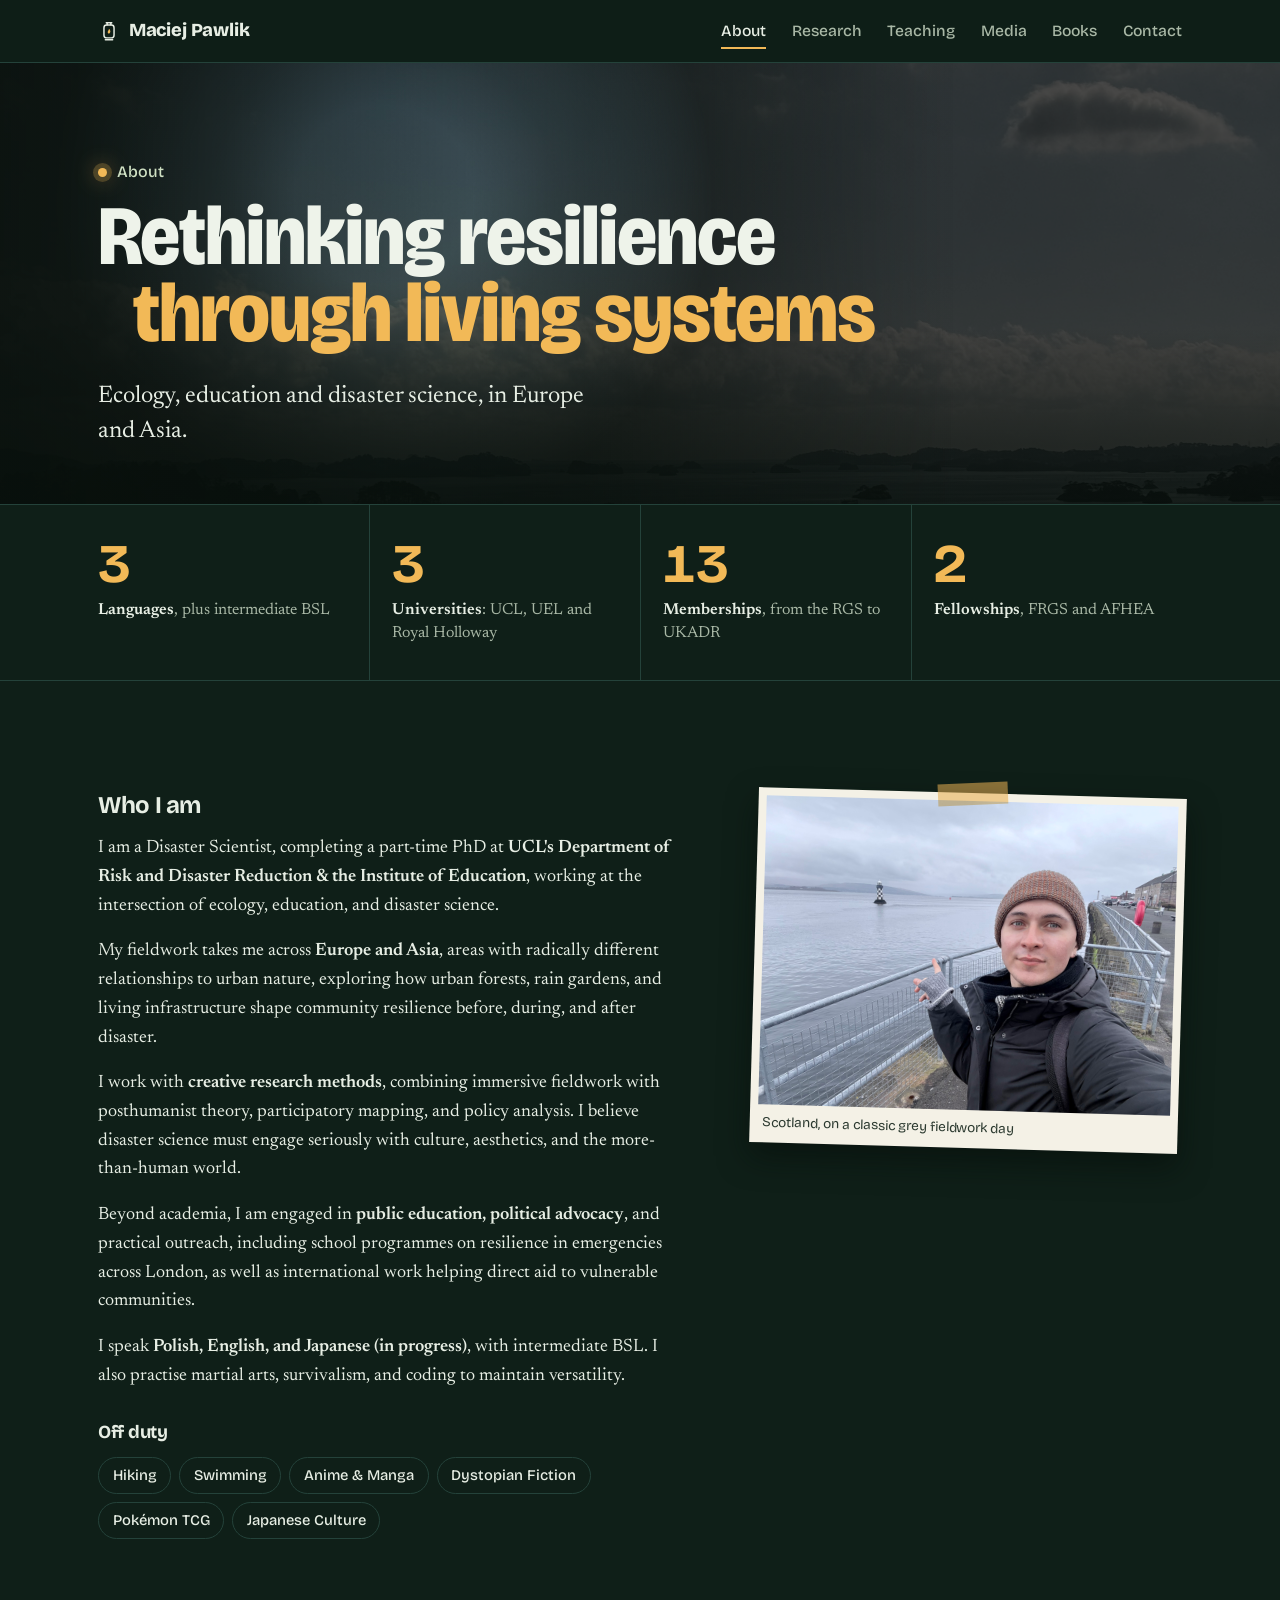
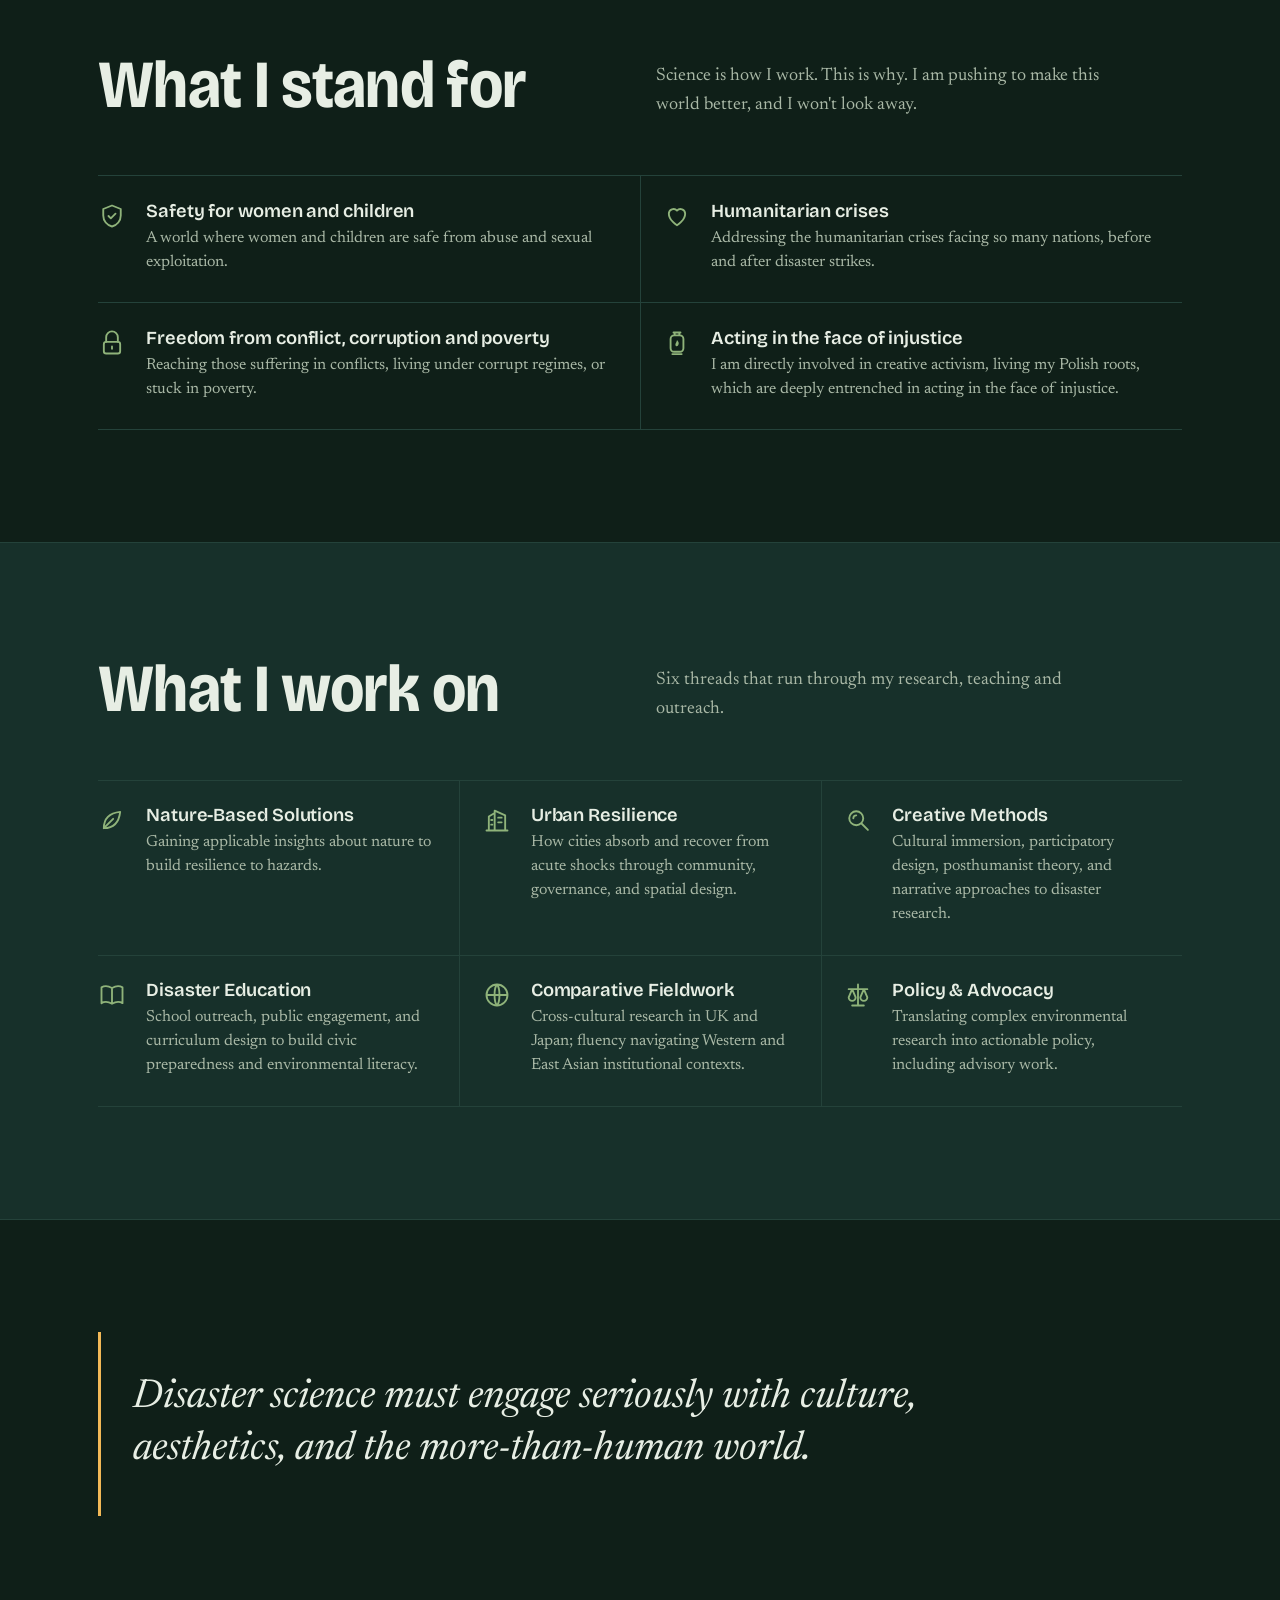
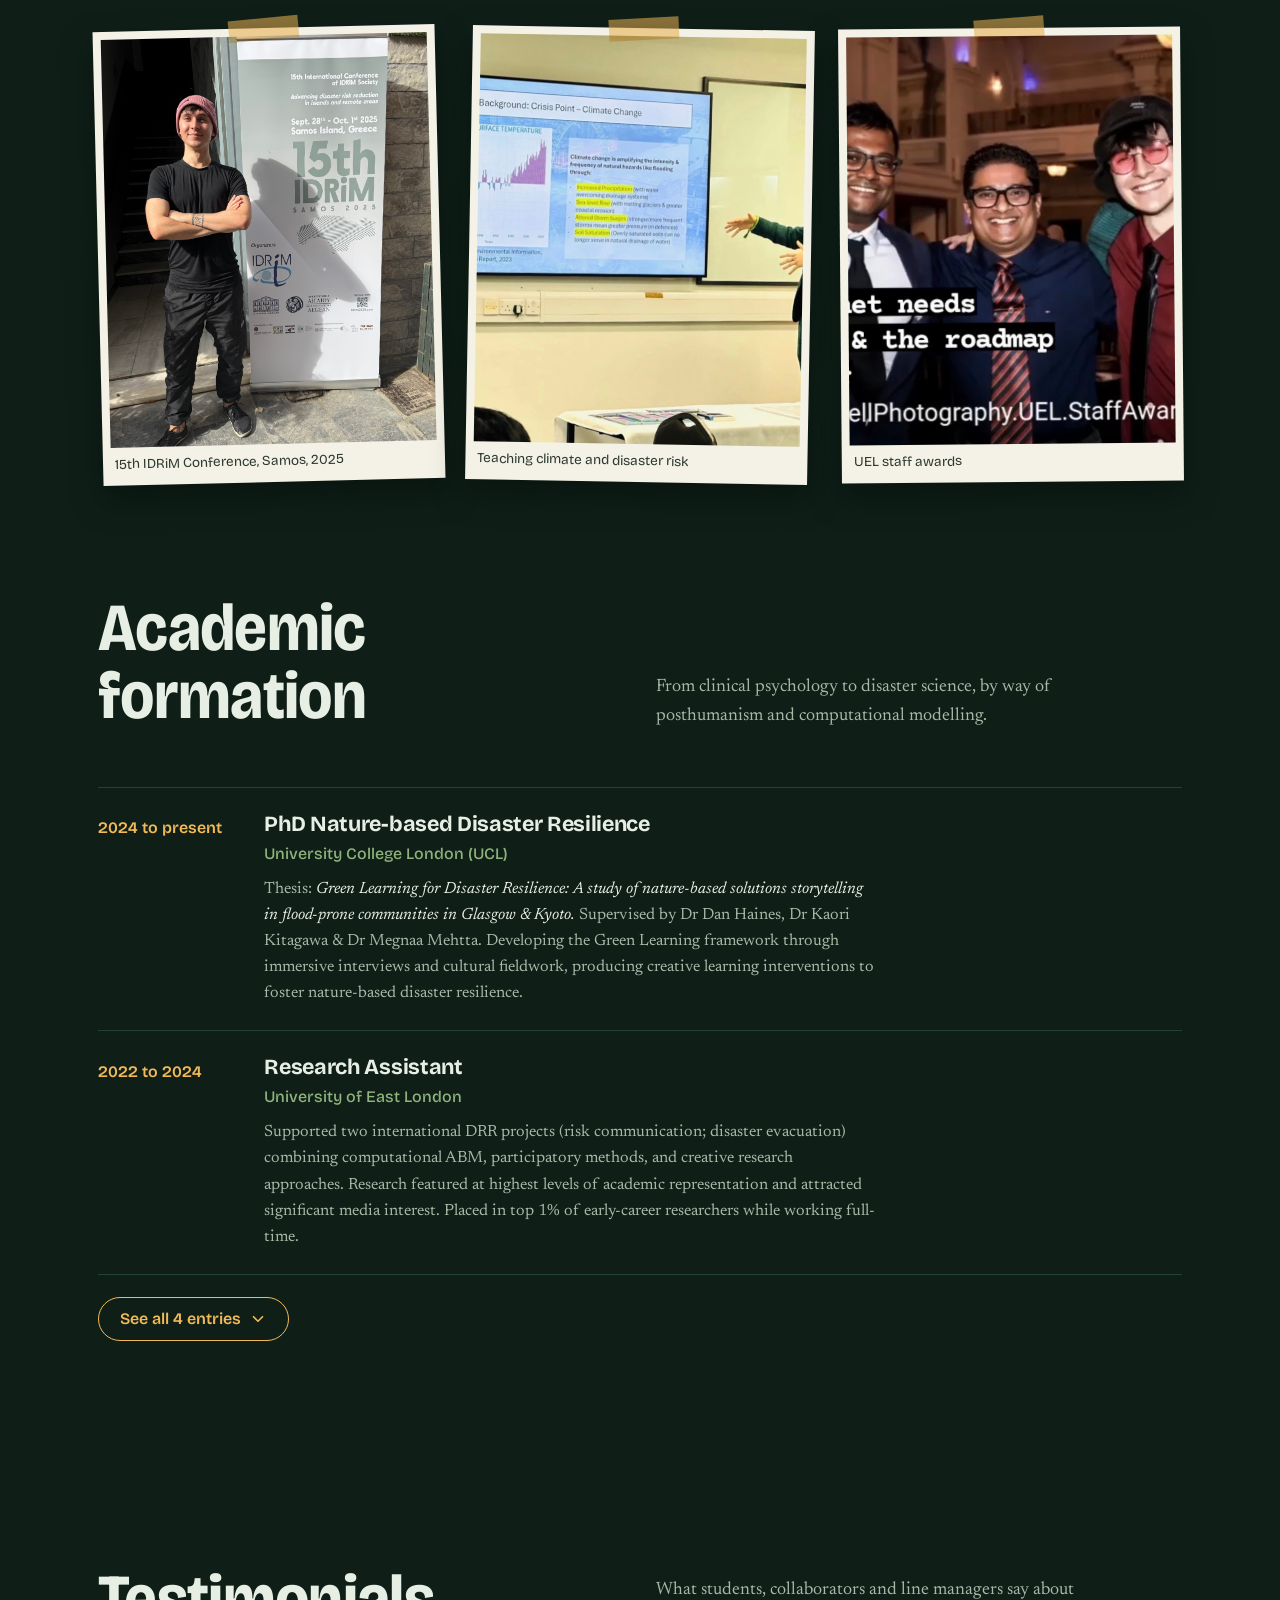
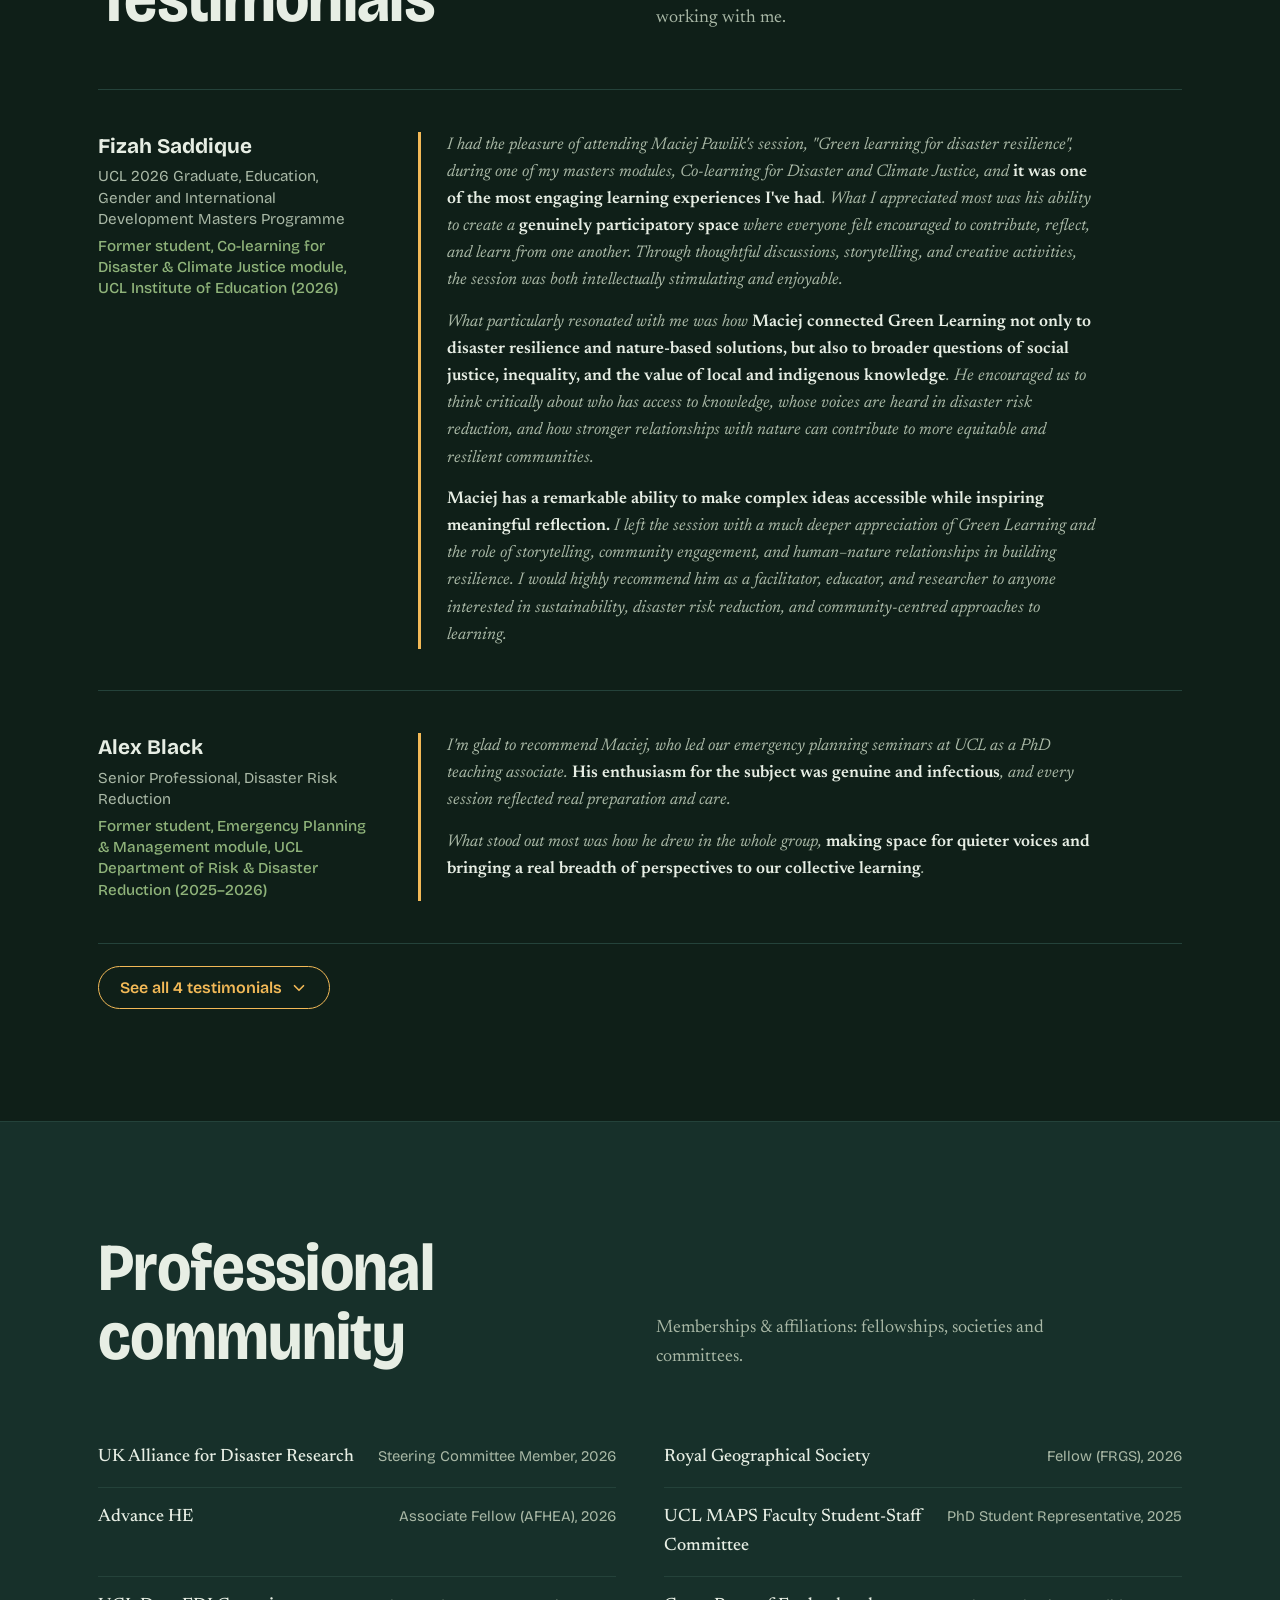
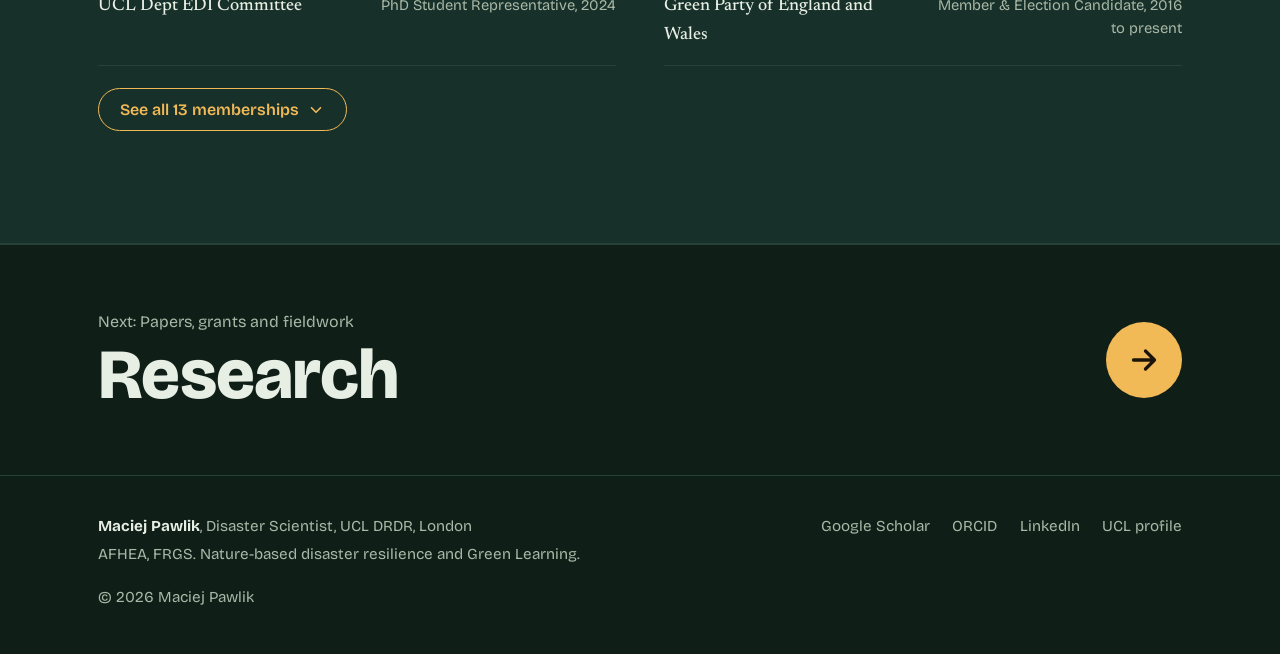
<file: about.html>
<!doctype html>
<html lang="en-GB">
<head>
<meta charset="utf-8">
<meta name="viewport" content="width=device-width, initial-scale=1, viewport-fit=cover">
<title>About | Maciej Pawlik, Disaster Scientist</title>
<meta name="description" content="Background, expertise, education and memberships of disaster scientist Maciej Pawlik.">
<meta property="og:title" content="About | Maciej Pawlik, Disaster Scientist">
<meta property="og:description" content="Background, expertise, education and memberships of disaster scientist Maciej Pawlik.">
<meta property="og:image" content="https://maciej-pawlik.github.io/ScottishNature.pic.jpeg">
<meta name="theme-color" content="#0f1f18">
<meta name="color-scheme" content="dark">
<link rel="icon" href="favicon.svg" type="image/svg+xml">
<link rel="preconnect" href="https://fonts.googleapis.com">
<link rel="preconnect" href="https://fonts.gstatic.com" crossorigin>
<link rel="stylesheet" href="https://fonts.googleapis.com/css2?family=Bricolage+Grotesque:opsz,wdth,wght@12..96,75..100,400..800&family=Newsreader:ital,opsz,wght@0,6..72,400..600;1,6..72,400&display=swap">
<link rel="stylesheet" href="site.css">
</head>
<body>
<a class="skip" href="#main">Skip to content</a>

<header class="site-head">
  <div class="wrap">
    <a class="mark" href="index.html" aria-label="Maciej Pawlik, home">
      <svg viewBox="0 0 24 24" fill="none" aria-hidden="true"><path d="M9 3h6M10 3v2.2M14 3v2.2" stroke="currentColor" stroke-width="1.6" stroke-linecap="round"/><rect x="6.5" y="5.5" width="11" height="14" rx="3" stroke="currentColor" stroke-width="1.6"/><path d="M12 9.5c1.6 1.6 2 3.1.9 4.6-.5.7-1.4 1-1.9.4-.8-.9-.2-2.3.3-3 .3-.6.6-1.2.7-2z" fill="#f2b957"/><path d="M8 21.5h8" stroke="currentColor" stroke-width="1.6" stroke-linecap="round"/></svg>
      Maciej Pawlik
    </a>
    <nav class="nav" aria-label="Main"><a href="about.html" aria-current="page">About</a><a href="research.html">Research</a><a href="teaching.html">Teaching</a><a href="media.html">Media</a><a href="books.html">Books</a><a href="contact.html">Contact</a></nav>
    <details class="menu">
      <summary>Menu</summary>
      <nav class="nav" aria-label="Main mobile"><a href="index.html">Home</a><a href="about.html" aria-current="page">About</a><a href="research.html">Research</a><a href="teaching.html">Teaching</a><a href="media.html">Media</a><a href="books.html">Books</a><a href="contact.html">Contact</a></nav>
    </details>
  </div>
</header>

<main id="main">
<section class="hero hero-page" aria-label="About" style="--x:30%;--y:30%">
  <img class="hero-bg" src="JapanNature.pic.jpeg" alt="">
  <img class="hero-lit" src="JapanNature.pic.jpeg" alt="Pine islands across Matsushima Bay, Japan">
  <div class="wrap">
    <div>
      <p class="hero-kicker"><span class="dot" aria-hidden="true"></span>About</p>
      <h1><span>Rethinking resilience</span><span>through living systems</span></h1>
      <p class="hero-lede">Ecology, education and disaster science, in Europe and Asia.</p>
    </div>
  </div>
</section>

<section class="log" aria-label="At a glance">
  <div class="wrap">
    <div class="log-item"><span class="log-num">3</span><span class="log-text"><b>Languages</b>, plus intermediate BSL</span></div>
    <div class="log-item"><span class="log-num">3</span><span class="log-text"><b>Universities</b>: UCL, UEL and Royal Holloway</span></div>
    <div class="log-item"><span class="log-num">13</span><span class="log-text"><b>Memberships</b>, from the RGS to UKADR</span></div>
    <div class="log-item"><span class="log-num">2</span><span class="log-text"><b>Fellowships</b>, FRGS and AFHEA</span></div>
  </div>
</section>

<section class="section" aria-labelledby="bio-title">
  <div class="wrap two">
    <div class="prose">
      <h2 id="bio-title" class="subhead">Who I am</h2>
      <p>I am a Disaster Scientist, completing a part-time PhD at <strong>UCL's Department of Risk and Disaster Reduction &amp; the Institute of Education</strong>, working at the intersection of ecology, education, and disaster science.</p>
      <p>My fieldwork takes me across <strong>Europe and Asia</strong>, areas with radically different relationships to urban nature, exploring how urban forests, rain gardens, and living infrastructure shape community resilience before, during, and after disaster.</p>
      <p>I work with <strong>creative research methods</strong>, combining immersive fieldwork with posthumanist theory, participatory mapping, and policy analysis. I believe disaster science must engage seriously with culture, aesthetics, and the more-than-human world.</p>
      <p>Beyond academia, I am engaged in <strong>public education, political advocacy</strong>, and practical outreach, including school programmes on resilience in emergencies across London, as well as international work helping direct aid to vulnerable communities.</p>
      <p>I speak <strong>Polish, English, and Japanese (in progress)</strong>, with intermediate BSL. I also practise martial arts, survivalism, and coding to maintain versatility.</p>
      <h3 class="subhead" style="font-size:1.15rem;margin-top:2rem">Off duty</h3>
      <ul class="chips">
        <li>Hiking</li><li>Swimming</li><li>Anime &amp; Manga</li><li>Dystopian Fiction</li><li>Pokémon TCG</li><li>Japanese Culture</li>
      </ul>
    </div>
    <figure class="snap" style="transform:rotate(1.6deg)">
      <span class="tape" aria-hidden="true"></span>
      <img src="Scotland.pic.jpeg" alt="Maciej by the water's edge in Scotland on a grey day">
      <figcaption>Scotland, on a classic grey fieldwork day</figcaption>
    </figure>
  </div>
</section>

<section class="section" style="padding-top:0" aria-labelledby="values-title">
  <div class="wrap">
    <div class="section-head">
      <h2 id="values-title">What I stand for</h2>
      <p>Science is how I work. This is why. I am pushing to make this world better, and I won't look away.</p>
    </div>
    <div class="icon-grid cols-2">
      <div><svg viewBox="0 0 24 24" fill="none" aria-hidden="true"><path d="M12 3 4.5 6v5.5c0 4.6 3.1 8.4 7.5 9.5 4.4-1.1 7.5-4.9 7.5-9.5V6z" stroke="currentColor" stroke-width="1.6" stroke-linejoin="round"/><path d="m9 12 2 2 4-4" stroke="currentColor" stroke-width="1.6" stroke-linecap="round" stroke-linejoin="round"/></svg>
        <div><h3>Safety for women and children</h3><p>A world where women and children are safe from abuse and sexual exploitation.</p></div></div>
      <div><svg viewBox="0 0 24 24" fill="none" aria-hidden="true"><path d="M12 20s-7-4.4-7-10a4 4 0 0 1 7-2.6A4 4 0 0 1 19 10c0 5.6-7 10-7 10z" stroke="currentColor" stroke-width="1.6" stroke-linejoin="round"/></svg>
        <div><h3>Humanitarian crises</h3><p>Addressing the humanitarian crises facing so many nations, before and after disaster strikes.</p></div></div>
      <div><svg viewBox="0 0 24 24" fill="none" aria-hidden="true"><path d="M7 11V7a5 5 0 0 1 10 0v4" stroke="currentColor" stroke-width="1.6" stroke-linecap="round"/><rect x="5" y="11" width="14" height="10" rx="2" stroke="currentColor" stroke-width="1.6"/><path d="M12 15v2" stroke="currentColor" stroke-width="1.6" stroke-linecap="round"/></svg>
        <div><h3>Freedom from conflict, corruption and poverty</h3><p>Reaching those suffering in conflicts, living under corrupt regimes, or stuck in poverty.</p></div></div>
      <div><svg viewBox="0 0 24 24" fill="none" aria-hidden="true"><path d="M9 3h6M10 3v2.2M14 3v2.2M8 21.5h8" stroke="currentColor" stroke-width="1.6" stroke-linecap="round"/><rect x="6.5" y="5.5" width="11" height="14" rx="3" stroke="currentColor" stroke-width="1.6"/><path d="M12 9.5c1.6 1.6 2 3.1.9 4.6-.5.7-1.4 1-1.9.4-.8-.9-.2-2.3.3-3 .3-.6.6-1.2.7-2z" fill="currentColor"/></svg>
        <div><h3>Acting in the face of injustice</h3><p>I am directly involved in creative activism, living my Polish roots, which are deeply entrenched in acting in the face of injustice.</p></div></div>
    </div>
  </div>
</section>

<section class="section gl" aria-labelledby="exp-title">
  <div class="wrap">
    <div class="section-head">
      <h2 id="exp-title">What I work on</h2>
      <p>Six threads that run through my research, teaching and outreach.</p>
    </div>
    <div class="icon-grid">
      <div><svg viewBox="0 0 24 24" fill="none" aria-hidden="true"><path d="M5 19c0-8 5-13 14-14-1 9-6 14-14 14z" stroke="currentColor" stroke-width="1.6" stroke-linejoin="round"/><path d="M5 19 13 11" stroke="currentColor" stroke-width="1.6" stroke-linecap="round"/></svg>
        <div><h3>Nature-Based Solutions</h3><p>Gaining applicable insights about nature to build resilience to hazards.</p></div></div>
      <div><svg viewBox="0 0 24 24" fill="none" aria-hidden="true"><path d="M3 21h18M5 21V9l5-3v15M10 21V4l9 4v13M13 10h3M13 14h3M7 12h1M7 16h1" stroke="currentColor" stroke-width="1.6" stroke-linecap="round" stroke-linejoin="round"/></svg>
        <div><h3>Urban Resilience</h3><p>How cities absorb and recover from acute shocks through community, governance, and spatial design.</p></div></div>
      <div><svg viewBox="0 0 24 24" fill="none" aria-hidden="true"><circle cx="10.5" cy="10.5" r="6" stroke="currentColor" stroke-width="1.6"/><path d="m15 15 5.5 5.5M8 10.5c0-1.4 1.1-2.5 2.5-2.5" stroke="currentColor" stroke-width="1.6" stroke-linecap="round"/></svg>
        <div><h3>Creative Methods</h3><p>Cultural immersion, participatory design, posthumanist theory, and narrative approaches to disaster research.</p></div></div>
      <div><svg viewBox="0 0 24 24" fill="none" aria-hidden="true"><path d="M3 5.5C5.5 4 8.5 4 12 6c3.5-2 6.5-2 9-.5V19c-2.5-1.5-5.5-1.5-9 .5-3.5-2-6.5-2-9-.5zM12 6v13.5" stroke="currentColor" stroke-width="1.6" stroke-linejoin="round"/></svg>
        <div><h3>Disaster Education</h3><p>School outreach, public engagement, and curriculum design to build civic preparedness and environmental literacy.</p></div></div>
      <div><svg viewBox="0 0 24 24" fill="none" aria-hidden="true"><circle cx="12" cy="12" r="9" stroke="currentColor" stroke-width="1.6"/><path d="M3 12h18M12 3c2.8 3 2.8 15 0 18M12 3c-2.8 3-2.8 15 0 18" stroke="currentColor" stroke-width="1.6"/></svg>
        <div><h3>Comparative Fieldwork</h3><p>Cross-cultural research in UK and Japan; fluency navigating Western and East Asian institutional contexts.</p></div></div>
      <div><svg viewBox="0 0 24 24" fill="none" aria-hidden="true"><path d="M12 3v18M7 21h10M4 7h16M7 7l-3 7a3 3 0 0 0 6 0zM17 7l-3 7a3 3 0 0 0 6 0z" stroke="currentColor" stroke-width="1.6" stroke-linecap="round" stroke-linejoin="round"/></svg>
        <div><h3>Policy &amp; Advocacy</h3><p>Translating complex environmental research into actionable policy, including advisory work.</p></div></div>
    </div>
  </div>
</section>

<section class="section" style="padding-bottom:0" aria-label="Belief">
  <div class="wrap">
    <blockquote class="pull"><p>Disaster science must engage seriously with culture, aesthetics, and the more-than-human world.</p></blockquote>
  </div>
</section>

<section class="section" aria-label="Photos">
  <div class="wrap">
    <div class="snaps">
      <figure class="snap" style="transform:rotate(-1.4deg)"><span class="tape" aria-hidden="true"></span><img src="samos.pic.jpeg" alt="Maciej beside the 15th IDRiM conference banner" loading="lazy"><figcaption>15th IDRiM Conference, Samos, 2025</figcaption></figure>
      <figure class="snap" style="transform:rotate(1deg)"><span class="tape" aria-hidden="true"></span><img src="pres.pic.jpeg" alt="Maciej presenting a slide on the climate crisis" loading="lazy"><figcaption>Teaching climate and disaster risk</figcaption></figure>
      <figure class="snap" style="transform:rotate(-.5deg)"><span class="tape" aria-hidden="true"></span><img src="awards.pic.jpeg" alt="Maciej with two colleagues at an awards evening" loading="lazy"><figcaption>UEL staff awards</figcaption></figure>
    </div>
  </div>
</section>

<section class="section" style="padding-top:0" aria-labelledby="edu-title">
  <div class="wrap">
    <div class="section-head">
      <h2 id="edu-title">Academic formation</h2>
      <p>From clinical psychology to disaster science, by way of posthumanism and computational modelling.</p>
    </div>
    <ol class="timeline" data-show="2" data-label="entries">
      <li><span class="when">2024 to present</span><div>
        <h3>PhD Nature-based Disaster Resilience</h3><p class="org">University College London (UCL)</p>
        <p>Thesis: <em>Green Learning for Disaster Resilience: A study of nature-based solutions storytelling in flood-prone communities in Glasgow &amp; Kyoto.</em> Supervised by Dr Dan Haines, Dr Kaori Kitagawa &amp; Dr Megnaa Mehtta. Developing the Green Learning framework through immersive interviews and cultural fieldwork, producing creative learning interventions to foster nature-based disaster resilience.</p></div></li>
      <li><span class="when">2022 to 2024</span><div>
        <h3>Research Assistant</h3><p class="org">University of East London</p>
        <p>Supported two international DRR projects (risk communication; disaster evacuation) combining computational ABM, participatory methods, and creative research approaches. Research featured at highest levels of academic representation and attracted significant media interest. Placed in top 1% of early-career researchers while working full-time.</p></div></li>
      <li><span class="when">2021 to 2022</span><div>
        <h3>MSc Global Futures: Justice, Development &amp; Sustainability</h3><p class="org">Royal Holloway, University of London</p>
        <p>Distinction. Focused on the role of nature in upholding human society and philosophical ideas including Ecological Posthumanism. Utilised videography for creative research dissemination.</p></div></li>
      <li><span class="when">2018 to 2021</span><div>
        <h3>BSc (Hons) Psychology, Clinical Psychology &amp; Mental Health</h3><p class="org">Royal Holloway, University of London</p>
        <p>2:1. Focused on the psychological impact of human-nature disconnect. Engaged in complex statistics via R and SPSS (multiple regressions, ANOVAs, t-tests).</p></div></li>
    </ol>
  </div>
</section>

<section class="section" id="testimonials" aria-labelledby="test-title">
  <div class="wrap">
    <div class="section-head">
      <h2 id="test-title">Testimonials</h2>
      <p>What students, collaborators and line managers say about working with me.</p>
    </div>
    <ol class="testimonials" data-show="2" data-label="testimonials">
      <li><div class="who"><b>Fizah Saddique</b><span>UCL 2026 Graduate, Education, Gender and International Development Masters Programme</span><span class="rel">Former student, Co-learning for Disaster &amp; Climate Justice module, UCL Institute of Education (2026)</span></div>
        <blockquote>
          <p>I had the pleasure of attending Maciej Pawlik's session, "Green learning for disaster resilience", during one of my masters modules, Co-learning for Disaster and Climate Justice, and <strong>it was one of the most engaging learning experiences I've had</strong>. What I appreciated most was his ability to create a <strong>genuinely participatory space</strong> where everyone felt encouraged to contribute, reflect, and learn from one another. Through thoughtful discussions, storytelling, and creative activities, the session was both intellectually stimulating and enjoyable.</p>
          <p>What particularly resonated with me was how <strong>Maciej connected Green Learning not only to disaster resilience and nature-based solutions, but also to broader questions of social justice, inequality, and the value of local and indigenous knowledge</strong>. He encouraged us to think critically about who has access to knowledge, whose voices are heard in disaster risk reduction, and how stronger relationships with nature can contribute to more equitable and resilient communities.</p>
          <p><strong>Maciej has a remarkable ability to make complex ideas accessible while inspiring meaningful reflection.</strong> I left the session with a much deeper appreciation of Green Learning and the role of storytelling, community engagement, and human–nature relationships in building resilience. I would highly recommend him as a facilitator, educator, and researcher to anyone interested in sustainability, disaster risk reduction, and community-centred approaches to learning.</p>
        </blockquote></li>
      <li><div class="who"><b>Alex Black</b><span>Senior Professional, Disaster Risk Reduction</span><span class="rel">Former student, Emergency Planning &amp; Management module, UCL Department of Risk &amp; Disaster Reduction (2025–2026)</span></div>
        <blockquote>
          <p>I'm glad to recommend Maciej, who led our emergency planning seminars at UCL as a PhD teaching associate. <strong>His enthusiasm for the subject was genuine and infectious</strong>, and every session reflected real preparation and care.</p>
          <p>What stood out most was how he drew in the whole group, <strong>making space for quieter voices and bringing a real breadth of perspectives to our collective learning</strong>.</p>
        </blockquote></li>
      <li><div class="who"><b>Dr Hideyuki Shiroshita</b><span>President, Avoidable Deaths Network. Associate Professor, Safety Sciences, Kansai University, Japan</span><span class="rel">Japan Lead for research assistant projects (2022–2024)</span></div>
        <blockquote>
          <p>I have known Maciej since 2022, when we offered a research assistant position for the project titled "Developing an Integrated Disaster Risk Reduction (DRR) System to Achieve the Sustainable Development Goals (SDGs)," funded by Kansai University. <strong>Among more than 60 applicants, he was selected as the sole research assistant for the project.</strong> I was impressed by his passion and enthusiasm for the project, and <strong>I can confidently say that our decision to hire him was the right one</strong>.</p>
          <p>The aforementioned research project involved conducting interviews with various stakeholders in Disaster Risk Reduction (DRR) across local communities in both the UK and Japan. Maciej organized and led most of the interviews in the UK and actively participated in those conducted in Japan. <strong>Despite the language barrier, he made significant efforts to communicate effectively with Japanese participants</strong> and to understand the information they provided. His dedication and hard work were instrumental to the project's success. Within six months, he delivered two presentations related to the project and <strong>led the writing of a research paper, which has already been published in a Q1 journal</strong>.</p>
          <p>Due to his commitment and contributions, our team sought to extend his contract and successfully secured additional funding to retain him. Subsequently, as part of Kansai's SDGs project, we applied for and won the Impact Builder Competition at the University of East London. Maciej once again served as the research assistant for this initiative, which included delivering a series of special lectures at a junior high school in Japan. <strong>During fieldwork in Japan, he demonstrated excellent coordination skills</strong> and further proved his capability as a researcher.</p>
          <p>Based on my experience working with Maciej, I can attest to his strong aptitude for research. He is skilled at arranging and conducting interviews, collecting and analyzing data, delivering presentations, and writing research papers. <strong>Research requires not only a sharp mind but also well-developed skills, both of which Maciej possesses.</strong></p>
        </blockquote></li>
      <li><div class="who"><b>Dr Ravindra Jayaratne</b><span>Chartered Civil Engineer, Institution of Civil Engineers. Reader, Coastal Engineering, University of East London</span><span class="rel">Line manager at the University of East London (2022–2024)</span></div>
        <blockquote>
          <p>Maciej was an outstanding Research Assistant on two major interdisciplinary, international projects focused on disaster risk reduction, funded by Kansai University and the University of East London. He demonstrated an exceptional ability to engage with a wide range of stakeholders and fully adapt to diverse fieldwork environments in both the UK and Japan. <strong>His capacity to seamlessly integrate into these varied contexts made him indispensable to the success of the projects.</strong></p>
          <p><strong>The quality of Maciej's work is truly exceptional.</strong> From research papers and presentations to creative blogs produced for non-academic audiences, his work was of the highest standard. <strong>His ability to manage complex administrative tasks</strong>, such as ethics applications and risk assessments, was flawless, <strong>placing him among the top 1% of researchers</strong> I have supervised. Beyond his technical skills, <strong>Maciej is an exceptional team player</strong> who brings enthusiasm and collaboration to every setting. The passion he has for research, combined with his ability to inspire those around him, sets him apart as a truly exceptional researcher with <strong>an exciting future and real potential to enact positive change</strong>.</p>
        </blockquote></li>
    </ol>
  </div>
</section>

<section class="section gl" aria-labelledby="mem-title">
  <div class="wrap">
    <div class="section-head">
      <h2 id="mem-title">Professional community</h2>
      <p>Memberships &amp; affiliations: fellowships, societies and committees.</p>
    </div>
    <dl class="members" data-show="6" data-label="memberships">
      <div><dt>UK Alliance for Disaster Research</dt><dd>Steering Committee Member, 2026</dd></div>
      <div><dt>Royal Geographical Society</dt><dd>Fellow (FRGS), 2026</dd></div>
      <div><dt>Advance HE</dt><dd>Associate Fellow (AFHEA), 2026</dd></div>
      <div><dt>UCL MAPS Faculty Student-Staff Committee</dt><dd>PhD Student Representative, 2025</dd></div>
      <div><dt>UCL Dept EDI Committee</dt><dd>PhD Student Representative, 2024</dd></div>
      <div><dt>Green Party of England and Wales</dt><dd>Member &amp; Election Candidate, 2016 to present</dd></div>
      <div><dt>British Ecological Society</dt><dd>Member, 2024</dd></div>
      <div><dt>British Association for International &amp; Comparative Education</dt><dd>Member, 2024</dd></div>
      <div><dt>World Wildlife Fund</dt><dd>Member, 2024</dd></div>
      <div><dt>Avoidable Deaths Network</dt><dd>Member, 2024</dd></div>
      <div><dt>Green Party International Committee</dt><dd>Member, 2023 to 2024</dd></div>
      <div><dt>Green Party Disciplinary Committee</dt><dd>South East Rep, 2022 to 2023</dd></div>
      <div><dt>Royal Holloway Pokémon Society</dt><dd>Founder &amp; President, 2018 to 2021</dd></div>
    </dl>
  </div>
</section>
<nav class="next-page" aria-label="Next page"><div class="wrap"><a href="research.html">
  <span><small>Next: Papers, grants and fieldwork</small><b>Research</b></span>
  <svg viewBox="0 0 24 24" fill="none" aria-hidden="true"><path d="M5 12h14M13 6l6 6-6 6" stroke="currentColor" stroke-width="2.2" stroke-linecap="round" stroke-linejoin="round"/></svg>
</a></div></nav>
</main>

<footer class="site-foot">
  <div class="wrap">
    <div class="foot-id">
      <b>Maciej Pawlik</b>, Disaster Scientist, UCL DRDR, London
      <span>AFHEA, FRGS. Nature-based disaster resilience and Green Learning.</span>
    </div>
    <nav aria-label="Profiles">
      <a href="https://scholar.google.com/citations?user=8fsXkCAAAAAJ&amp;hl=en" target="_blank" rel="noopener">Google Scholar</a>
      <a href="https://orcid.org/0009-0009-6585-4852" target="_blank" rel="noopener">ORCID</a>
      <a href="https://www.linkedin.com/in/maciejpawlik2000/" target="_blank" rel="noopener">LinkedIn</a>
      <a href="https://profiles.ucl.ac.uk/102104-maciej-pawlik" target="_blank" rel="noopener">UCL profile</a>
    </nav>
    <span class="foot-copy">© 2026 Maciej Pawlik</span>
  </div>
</footer>

<script>
/* Lantern: the lit copy of each hero photo follows the pointer; at rest it sits where the CSS puts it. */
document.querySelectorAll('.hero').forEach(function(hero){
  var raf=0,px=0,py=0;
  function apply(){raf=0;hero.style.setProperty('--x',px+'px');hero.style.setProperty('--y',py+'px');}
  function move(e){var r=hero.getBoundingClientRect();px=e.clientX-r.left;py=e.clientY-r.top;if(!raf)raf=requestAnimationFrame(apply);}
  hero.addEventListener('pointermove',move);hero.addEventListener('pointerdown',move);
});
/* "See all" for long lists: shows the first few items, the rest on request */
document.querySelectorAll('[data-show]').forEach(function(list){
  var n=+list.dataset.show, items=[].slice.call(list.children);
  if(items.length<=n) return;
  var open=false, forced=false;
  var wrap=document.createElement('div'); wrap.className='more-wrap';
  var btn=document.createElement('button'); btn.type='button'; btn.className='more-btn';
  if(list.id) btn.setAttribute('aria-controls',list.id);
  wrap.appendChild(btn); list.parentNode.insertBefore(wrap,list.nextSibling);
  function render(){
    var expanded=open||forced;
    items.forEach(function(el,i){el.classList.toggle('is-folded',!expanded&&i>=n);});
    wrap.hidden=forced;
    btn.setAttribute('aria-expanded',expanded?'true':'false');
    btn.innerHTML=(expanded?'Show fewer':'See all '+items.length+' '+list.dataset.label)+
      '<svg viewBox="0 0 24 24" fill="none" aria-hidden="true"><path d="m6 9 6 6 6-6" stroke="currentColor" stroke-width="2.2" stroke-linecap="round" stroke-linejoin="round"/></svg>';
  }
  btn.addEventListener('click',function(){
    open=!open; render();
    if(open){ var first=items[n]; var f=first.querySelector('a,button'); if(f) f.focus({preventScroll:true}); }
    else { var top=list.getBoundingClientRect().top; if(top<0) list.scrollIntoView({behavior:'smooth',block:'start'}); }
  });
  list._forceOpen=function(v){forced=v;render();};
  render();
});
/* Publication filter: a filtered view shows every match */
document.querySelectorAll('.filter').forEach(function(group){
  var list=document.querySelector('.pubs'), items=list.querySelectorAll('li');
  group.addEventListener('click',function(e){
    var btn=e.target.closest('button'); if(!btn) return;
    group.querySelectorAll('button').forEach(function(b){b.setAttribute('aria-pressed',b===btn?'true':'false');});
    var f=btn.dataset.filter;
    items.forEach(function(li){li.hidden=!(f==='all'||li.dataset.status===f);});
    if(list._forceOpen) list._forceOpen(f!=='all');
  });
});
/* Close the mobile menu after choosing a link */
document.querySelectorAll('.menu a').forEach(function(a){a.addEventListener('click',function(){a.closest('details').open=false;});});
</script>
</body>
</html>
</file>
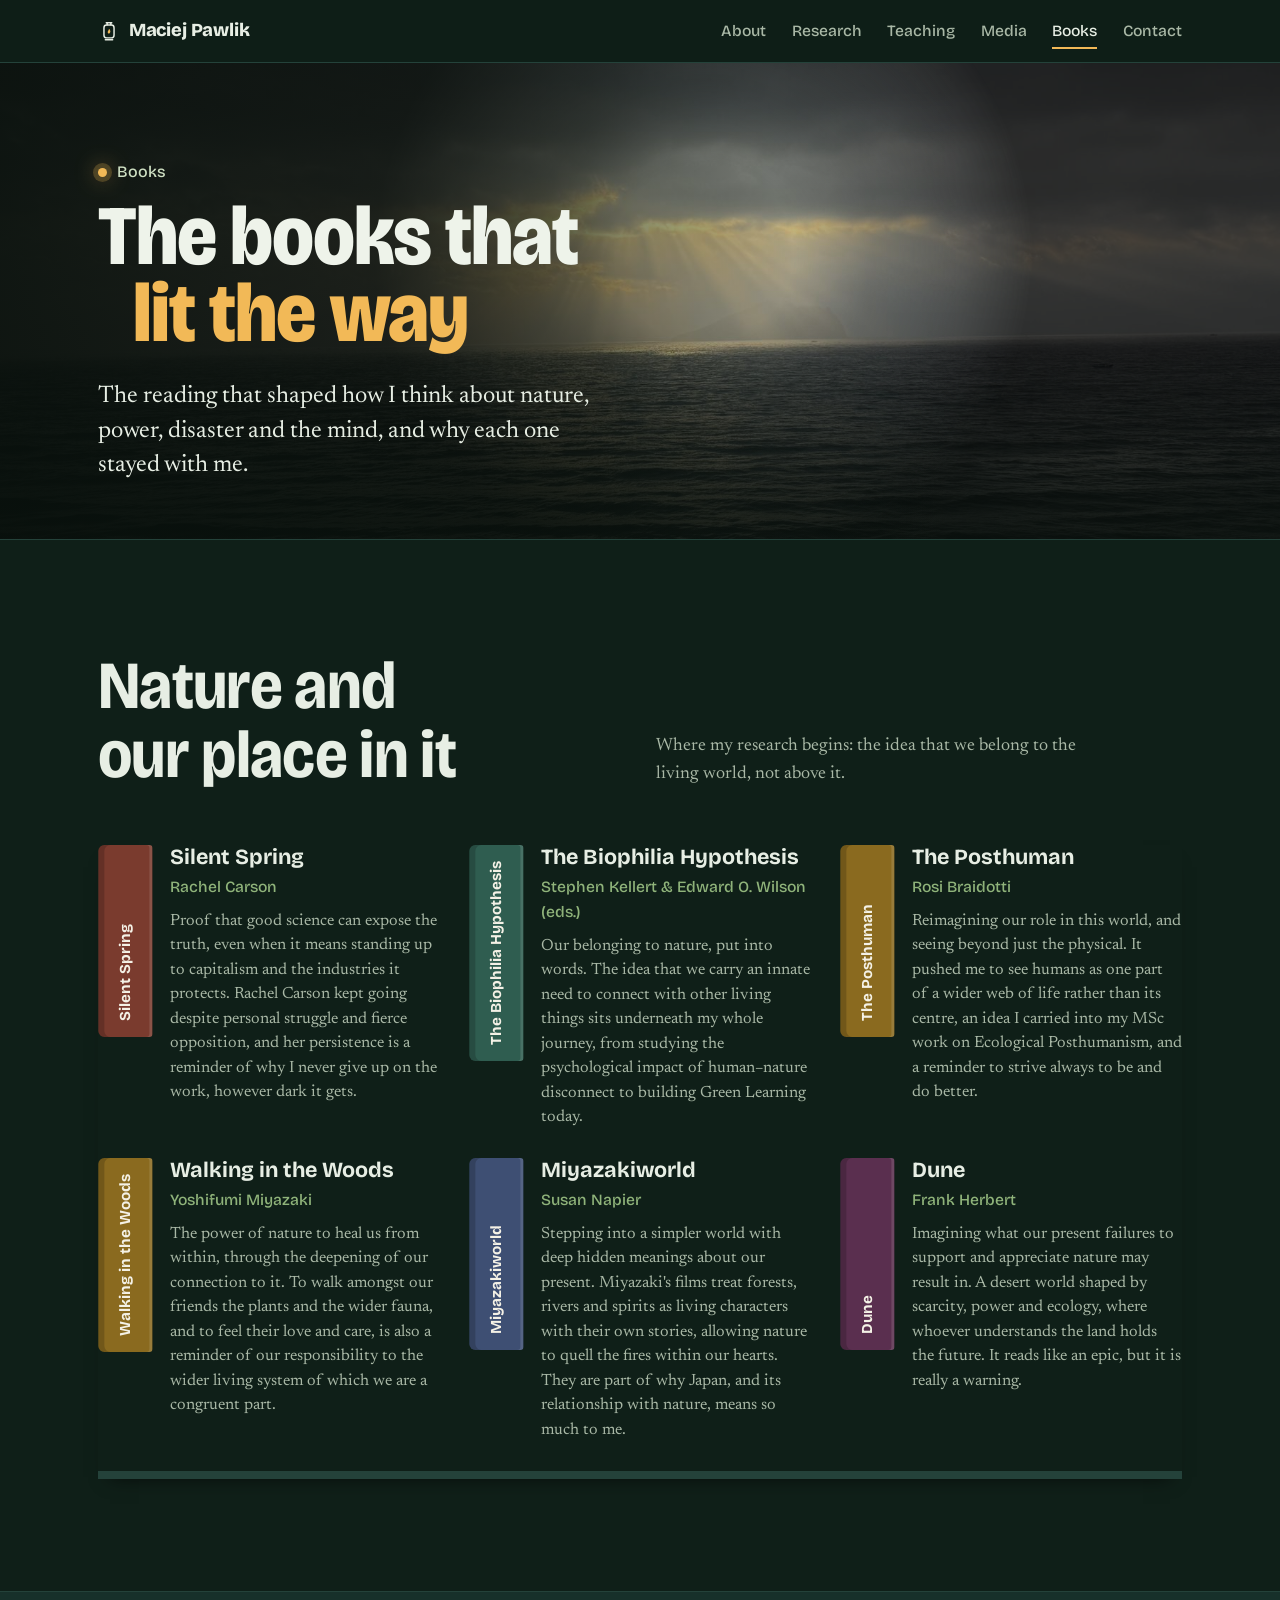
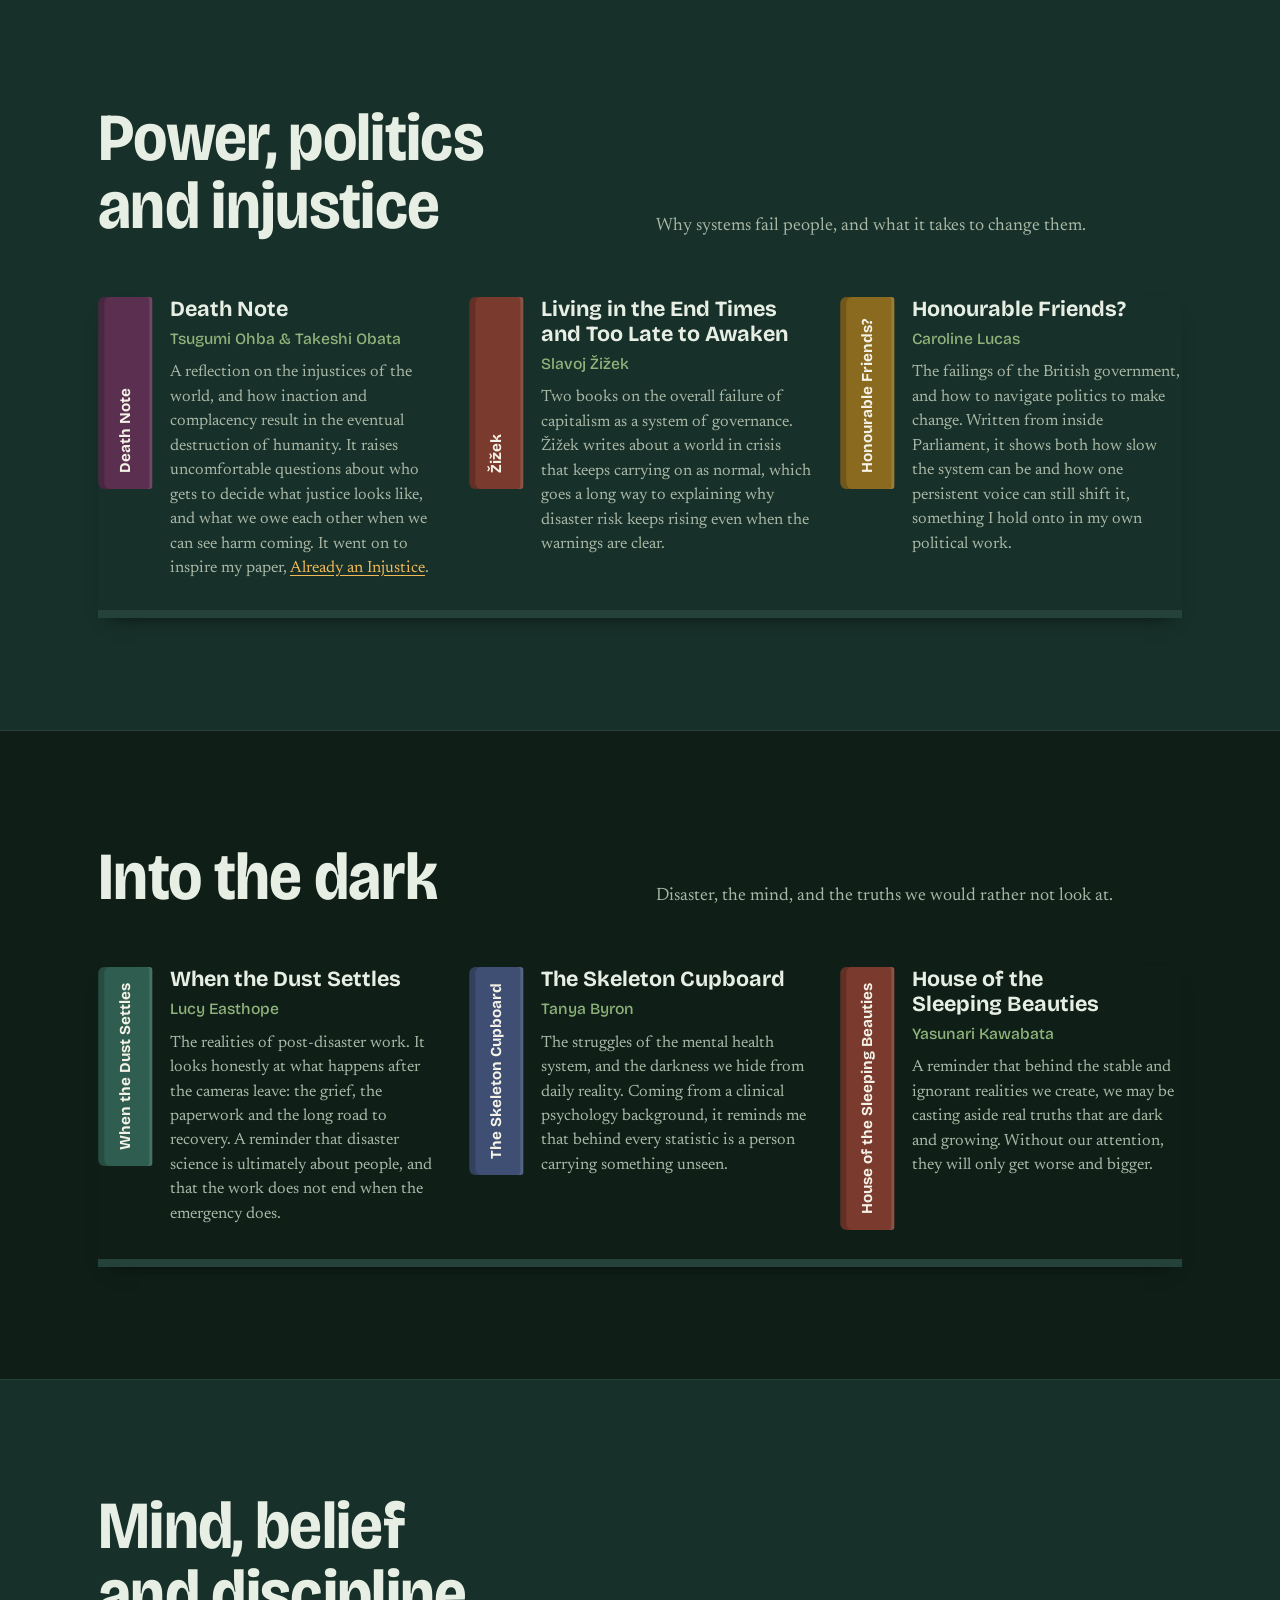
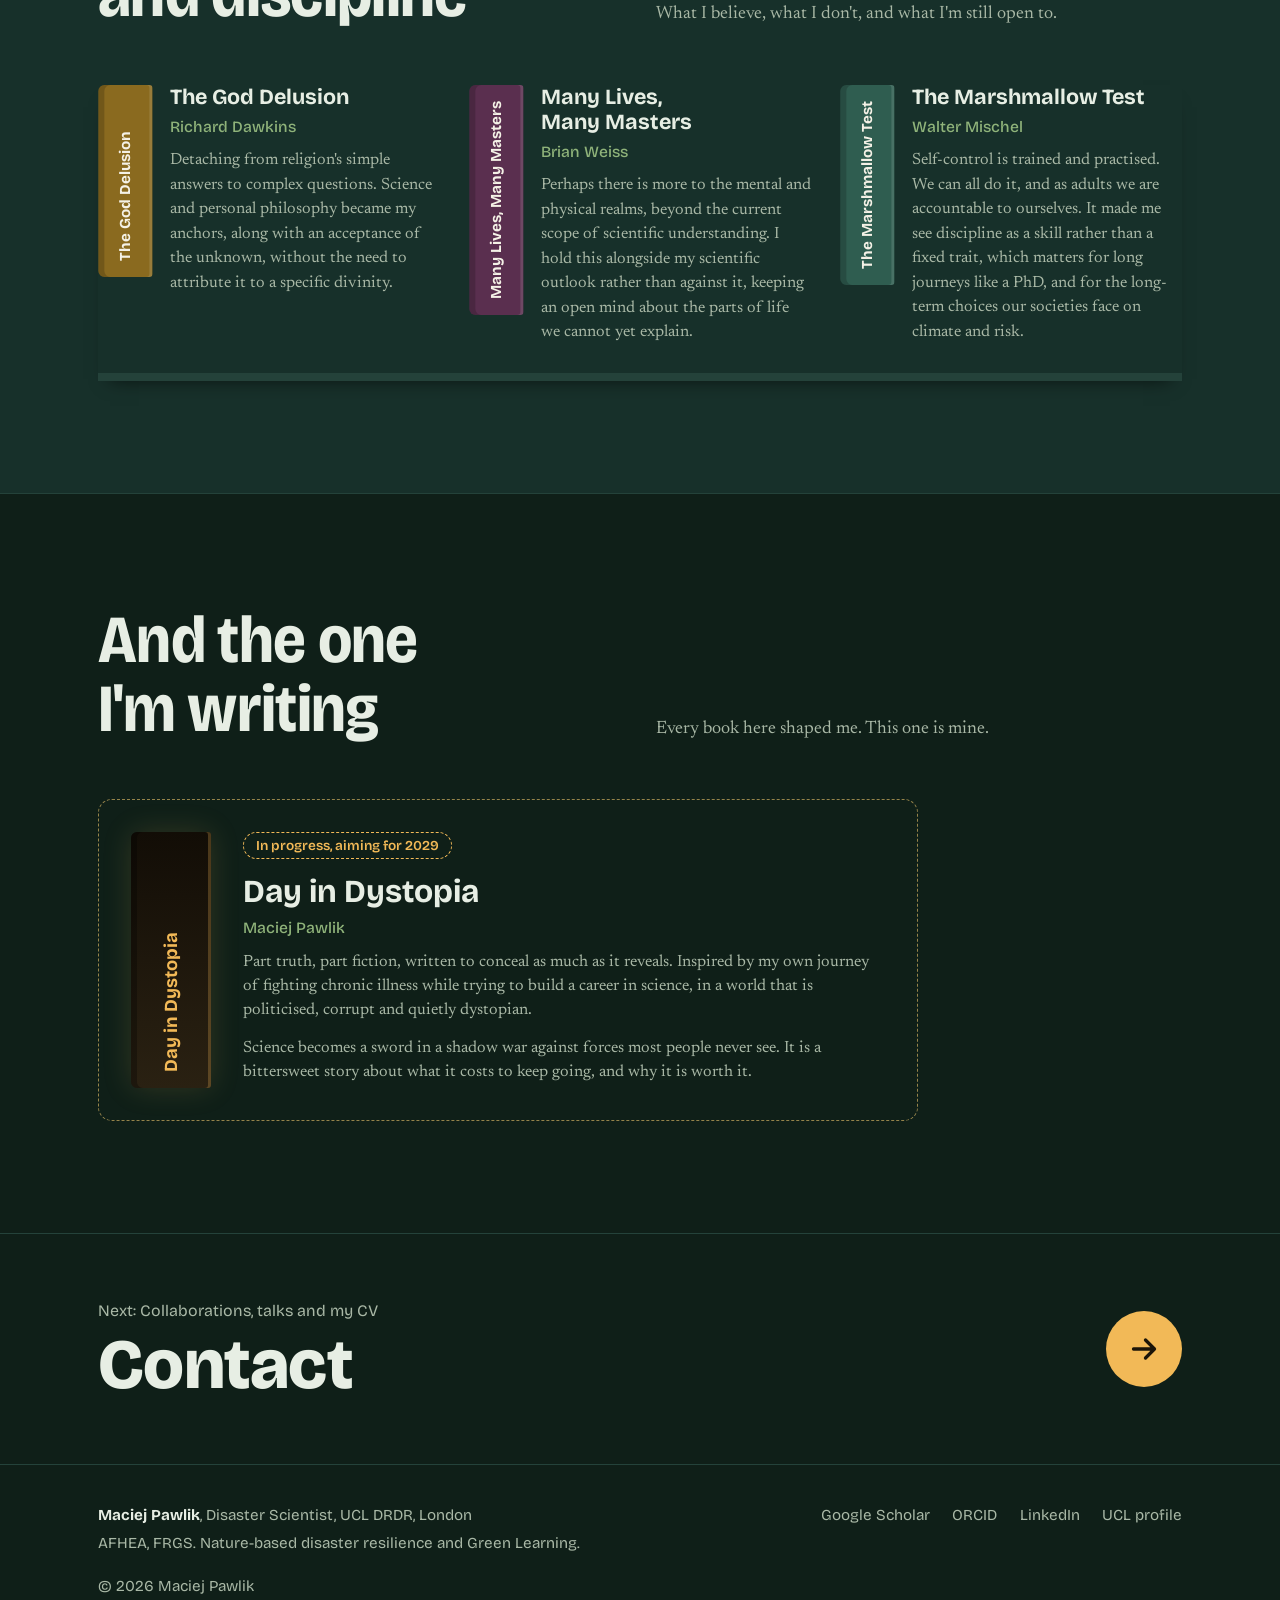
<file: books.html>
<!doctype html>
<html lang="en-GB">
<head>
<meta charset="utf-8">
<meta name="viewport" content="width=device-width, initial-scale=1, viewport-fit=cover">
<title>Books | Maciej Pawlik, Disaster Scientist</title>
<meta name="description" content="The books that shaped Maciej Pawlik&#x27;s thinking on nature, power, disaster and the mind.">
<meta property="og:title" content="Books | Maciej Pawlik, Disaster Scientist">
<meta property="og:description" content="The books that shaped Maciej Pawlik&#x27;s thinking on nature, power, disaster and the mind.">
<meta property="og:image" content="https://maciej-pawlik.github.io/ScottishNature.pic.jpeg">
<meta name="theme-color" content="#0f1f18">
<meta name="color-scheme" content="dark">
<link rel="icon" href="favicon.svg" type="image/svg+xml">
<link rel="preconnect" href="https://fonts.googleapis.com">
<link rel="preconnect" href="https://fonts.gstatic.com" crossorigin>
<link rel="stylesheet" href="https://fonts.googleapis.com/css2?family=Bricolage+Grotesque:opsz,wdth,wght@12..96,75..100,400..800&family=Newsreader:ital,opsz,wght@0,6..72,400..600;1,6..72,400&display=swap">
<link rel="stylesheet" href="site.css">
</head>
<body>
<a class="skip" href="#main">Skip to content</a>

<header class="site-head">
  <div class="wrap">
    <a class="mark" href="index.html" aria-label="Maciej Pawlik, home">
      <svg viewBox="0 0 24 24" fill="none" aria-hidden="true"><path d="M9 3h6M10 3v2.2M14 3v2.2" stroke="currentColor" stroke-width="1.6" stroke-linecap="round"/><rect x="6.5" y="5.5" width="11" height="14" rx="3" stroke="currentColor" stroke-width="1.6"/><path d="M12 9.5c1.6 1.6 2 3.1.9 4.6-.5.7-1.4 1-1.9.4-.8-.9-.2-2.3.3-3 .3-.6.6-1.2.7-2z" fill="#f2b957"/><path d="M8 21.5h8" stroke="currentColor" stroke-width="1.6" stroke-linecap="round"/></svg>
      Maciej Pawlik
    </a>
    <nav class="nav" aria-label="Main"><a href="about.html">About</a><a href="research.html">Research</a><a href="teaching.html">Teaching</a><a href="media.html">Media</a><a href="books.html" aria-current="page">Books</a><a href="contact.html">Contact</a></nav>
    <details class="menu">
      <summary>Menu</summary>
      <nav class="nav" aria-label="Main mobile"><a href="index.html">Home</a><a href="about.html">About</a><a href="research.html">Research</a><a href="teaching.html">Teaching</a><a href="media.html">Media</a><a href="books.html" aria-current="page">Books</a><a href="contact.html">Contact</a></nav>
    </details>
  </div>
</header>

<main id="main">
<section class="hero hero-page" aria-label="Books" style="--x:55%;--y:40%">
  <img class="hero-bg" src="pacific-light.jpeg" alt="">
  <img class="hero-lit" src="pacific-light.jpeg" alt="Sunlight breaking through storm clouds over the sea off Taiwan">
  <div class="wrap">
    <div>
      <p class="hero-kicker"><span class="dot" aria-hidden="true"></span>Books</p>
      <h1><span>The books that</span><span>lit the way</span></h1>
      <p class="hero-lede">The reading that shaped how I think about nature, power, disaster and the mind, and why each one stayed with me.</p>
    </div>
  </div>
</section>

<section class="section" aria-labelledby="shelf-nature">
  <div class="wrap">
    <div class="section-head">
      <h2 id="shelf-nature">Nature and our place in it</h2>
      <p>Where my research begins: the idea that we belong to the living world, not above it.</p>
    </div>
    <div class="shelf">
      <article class="book" style="--spine:var(--s1)"><div class="spine" aria-hidden="true">Silent Spring</div><div>
        <h3>Silent Spring</h3><p class="by">Rachel Carson</p>
        <p>Proof that good science can expose the truth, even when it means standing up to capitalism and the industries it protects. Rachel Carson kept going despite personal struggle and fierce opposition, and her persistence is a reminder of why I never give up on the work, however dark it gets.</p></div></article>
      <article class="book" style="--spine:var(--s2)"><div class="spine" aria-hidden="true">The Biophilia Hypothesis</div><div>
        <h3>The Biophilia Hypothesis</h3><p class="by">Stephen Kellert &amp; Edward O. Wilson (eds.)</p>
        <p>Our belonging to nature, put into words. The idea that we carry an innate need to connect with other living things sits underneath my whole journey, from studying the psychological impact of human–nature disconnect to building Green Learning today.</p></div></article>
      <article class="book" style="--spine:var(--s3)"><div class="spine" aria-hidden="true">The Posthuman</div><div>
        <h3>The Posthuman</h3><p class="by">Rosi Braidotti</p>
        <p>Reimagining our role in this world, and seeing beyond just the physical. It pushed me to see humans as one part of a wider web of life rather than its centre, an idea I carried into my MSc work on Ecological Posthumanism, and a reminder to strive always to be and do better.</p></div></article>
      <article class="book" style="--spine:var(--s3)"><div class="spine" aria-hidden="true">Walking in the Woods</div><div>
        <h3>Walking in the Woods</h3><p class="by">Yoshifumi Miyazaki</p>
        <p>The power of nature to heal us from within, through the deepening of our connection to it. To walk amongst our friends the plants and the wider fauna, and to feel their love and care, is also a reminder of our responsibility to the wider living system of which we are a congruent part.</p></div></article>
      <article class="book" style="--spine:var(--s4)"><div class="spine" aria-hidden="true">Miyazakiworld</div><div>
        <h3>Miyazakiworld</h3><p class="by">Susan Napier</p>
        <p>Stepping into a simpler world with deep hidden meanings about our present. Miyazaki's films treat forests, rivers and spirits as living characters with their own stories, allowing nature to quell the fires within our hearts. They are part of why Japan, and its relationship with nature, means so much to me.</p></div></article>
      <article class="book" style="--spine:var(--s5)"><div class="spine" aria-hidden="true">Dune</div><div>
        <h3>Dune</h3><p class="by">Frank Herbert</p>
        <p>Imagining what our present failures to support and appreciate nature may result in. A desert world shaped by scarcity, power and ecology, where whoever understands the land holds the future. It reads like an epic, but it is really a warning.</p></div></article>
    </div>
  </div>
</section>

<section class="section gl" aria-labelledby="shelf-power">
  <div class="wrap">
    <div class="section-head">
      <h2 id="shelf-power">Power, politics and injustice</h2>
      <p>Why systems fail people, and what it takes to change them.</p>
    </div>
    <div class="shelf">
      <article class="book" style="--spine:var(--s5)"><div class="spine" aria-hidden="true">Death Note</div><div>
        <h3>Death Note</h3><p class="by">Tsugumi Ohba &amp; Takeshi Obata</p>
        <p>A reflection on the injustices of the world, and how inaction and complacency result in the eventual destruction of humanity. It raises uncomfortable questions about who gets to decide what justice looks like, and what we owe each other when we can see harm coming. It went on to inspire my paper, <a class="text-link" href="https://discovery.ucl.ac.uk/id/eprint/10229597/" target="_blank" rel="noopener">Already an Injustice</a>.</p></div></article>
      <article class="book" style="--spine:var(--s1)"><div class="spine" aria-hidden="true">Žižek</div><div>
        <h3>Living in the End Times and Too Late to Awaken</h3><p class="by">Slavoj Žižek</p>
        <p>Two books on the overall failure of capitalism as a system of governance. Žižek writes about a world in crisis that keeps carrying on as normal, which goes a long way to explaining why disaster risk keeps rising even when the warnings are clear.</p></div></article>
      <article class="book" style="--spine:var(--s3)"><div class="spine" aria-hidden="true">Honourable Friends?</div><div>
        <h3>Honourable Friends?</h3><p class="by">Caroline Lucas</p>
        <p>The failings of the British government, and how to navigate politics to make change. Written from inside Parliament, it shows both how slow the system can be and how one persistent voice can still shift it, something I hold onto in my own political work.</p></div></article>
    </div>
  </div>
</section>

<section class="section" aria-labelledby="shelf-dark">
  <div class="wrap">
    <div class="section-head">
      <h2 id="shelf-dark">Into the dark</h2>
      <p>Disaster, the mind, and the truths we would rather not look at.</p>
    </div>
    <div class="shelf">
      <article class="book" style="--spine:var(--s2)"><div class="spine" aria-hidden="true">When the Dust Settles</div><div>
        <h3>When the Dust Settles</h3><p class="by">Lucy Easthope</p>
        <p>The realities of post-disaster work. It looks honestly at what happens after the cameras leave: the grief, the paperwork and the long road to recovery. A reminder that disaster science is ultimately about people, and that the work does not end when the emergency does.</p></div></article>
      <article class="book" style="--spine:var(--s4)"><div class="spine" aria-hidden="true">The Skeleton Cupboard</div><div>
        <h3>The Skeleton Cupboard</h3><p class="by">Tanya Byron</p>
        <p>The struggles of the mental health system, and the darkness we hide from daily reality. Coming from a clinical psychology background, it reminds me that behind every statistic is a person carrying something unseen.</p></div></article>
      <article class="book" style="--spine:var(--s1)"><div class="spine" aria-hidden="true">House of the Sleeping Beauties</div><div>
        <h3>House of the Sleeping Beauties</h3><p class="by">Yasunari Kawabata</p>
        <p>A reminder that behind the stable and ignorant realities we create, we may be casting aside real truths that are dark and growing. Without our attention, they will only get worse and bigger.</p></div></article>
    </div>
  </div>
</section>

<section class="section gl" aria-labelledby="shelf-mind">
  <div class="wrap">
    <div class="section-head">
      <h2 id="shelf-mind">Mind, belief and discipline</h2>
      <p>What I believe, what I don't, and what I'm still open to.</p>
    </div>
    <div class="shelf">
      <article class="book" style="--spine:var(--s3)"><div class="spine" aria-hidden="true">The God Delusion</div><div>
        <h3>The God Delusion</h3><p class="by">Richard Dawkins</p>
        <p>Detaching from religion's simple answers to complex questions. Science and personal philosophy became my anchors, along with an acceptance of the unknown, without the need to attribute it to a specific divinity.</p></div></article>
      <article class="book" style="--spine:var(--s5)"><div class="spine" aria-hidden="true">Many Lives, Many Masters</div><div>
        <h3>Many Lives, Many Masters</h3><p class="by">Brian Weiss</p>
        <p>Perhaps there is more to the mental and physical realms, beyond the current scope of scientific understanding. I hold this alongside my scientific outlook rather than against it, keeping an open mind about the parts of life we cannot yet explain.</p></div></article>
      <article class="book" style="--spine:var(--s2)"><div class="spine" aria-hidden="true">The Marshmallow Test</div><div>
        <h3>The Marshmallow Test</h3><p class="by">Walter Mischel</p>
        <p>Self-control is trained and practised. We can all do it, and as adults we are accountable to ourselves. It made me see discipline as a skill rather than a fixed trait, which matters for long journeys like a PhD, and for the long-term choices our societies face on climate and risk.</p></div></article>
    </div>
  </div>
</section>

<section class="section" aria-labelledby="writing-title">
  <div class="wrap">
    <div class="section-head">
      <h2 id="writing-title">And the one I'm writing</h2>
      <p>Every book here shaped me. This one is mine.</p>
    </div>
    <article class="book my-book">
      <div class="spine" aria-hidden="true">Day in Dystopia</div>
      <div>
        <span class="pill rev">In progress, aiming for 2029</span>
        <h3>Day in Dystopia</h3><p class="by">Maciej Pawlik</p>
        <p>Part truth, part fiction, written to conceal as much as it reveals. Inspired by my own journey of fighting chronic illness while trying to build a career in science, in a world that is politicised, corrupt and quietly dystopian.</p>
        <p>Science becomes a sword in a shadow war against forces most people never see. It is a bittersweet story about what it costs to keep going, and why it is worth it.</p>
      </div>
    </article>
  </div>
</section>
<nav class="next-page" aria-label="Next page"><div class="wrap"><a href="contact.html">
  <span><small>Next: Collaborations, talks and my CV</small><b>Contact</b></span>
  <svg viewBox="0 0 24 24" fill="none" aria-hidden="true"><path d="M5 12h14M13 6l6 6-6 6" stroke="currentColor" stroke-width="2.2" stroke-linecap="round" stroke-linejoin="round"/></svg>
</a></div></nav>
</main>

<footer class="site-foot">
  <div class="wrap">
    <div class="foot-id">
      <b>Maciej Pawlik</b>, Disaster Scientist, UCL DRDR, London
      <span>AFHEA, FRGS. Nature-based disaster resilience and Green Learning.</span>
    </div>
    <nav aria-label="Profiles">
      <a href="https://scholar.google.com/citations?user=8fsXkCAAAAAJ&amp;hl=en" target="_blank" rel="noopener">Google Scholar</a>
      <a href="https://orcid.org/0009-0009-6585-4852" target="_blank" rel="noopener">ORCID</a>
      <a href="https://www.linkedin.com/in/maciejpawlik2000/" target="_blank" rel="noopener">LinkedIn</a>
      <a href="https://profiles.ucl.ac.uk/102104-maciej-pawlik" target="_blank" rel="noopener">UCL profile</a>
    </nav>
    <span class="foot-copy">© 2026 Maciej Pawlik</span>
  </div>
</footer>

<script>
/* Lantern: the lit copy of each hero photo follows the pointer; at rest it sits where the CSS puts it. */
document.querySelectorAll('.hero').forEach(function(hero){
  var raf=0,px=0,py=0;
  function apply(){raf=0;hero.style.setProperty('--x',px+'px');hero.style.setProperty('--y',py+'px');}
  function move(e){var r=hero.getBoundingClientRect();px=e.clientX-r.left;py=e.clientY-r.top;if(!raf)raf=requestAnimationFrame(apply);}
  hero.addEventListener('pointermove',move);hero.addEventListener('pointerdown',move);
});
/* "See all" for long lists: shows the first few items, the rest on request */
document.querySelectorAll('[data-show]').forEach(function(list){
  var n=+list.dataset.show, items=[].slice.call(list.children);
  if(items.length<=n) return;
  var open=false, forced=false;
  var wrap=document.createElement('div'); wrap.className='more-wrap';
  var btn=document.createElement('button'); btn.type='button'; btn.className='more-btn';
  if(list.id) btn.setAttribute('aria-controls',list.id);
  wrap.appendChild(btn); list.parentNode.insertBefore(wrap,list.nextSibling);
  function render(){
    var expanded=open||forced;
    items.forEach(function(el,i){el.classList.toggle('is-folded',!expanded&&i>=n);});
    wrap.hidden=forced;
    btn.setAttribute('aria-expanded',expanded?'true':'false');
    btn.innerHTML=(expanded?'Show fewer':'See all '+items.length+' '+list.dataset.label)+
      '<svg viewBox="0 0 24 24" fill="none" aria-hidden="true"><path d="m6 9 6 6 6-6" stroke="currentColor" stroke-width="2.2" stroke-linecap="round" stroke-linejoin="round"/></svg>';
  }
  btn.addEventListener('click',function(){
    open=!open; render();
    if(open){ var first=items[n]; var f=first.querySelector('a,button'); if(f) f.focus({preventScroll:true}); }
    else { var top=list.getBoundingClientRect().top; if(top<0) list.scrollIntoView({behavior:'smooth',block:'start'}); }
  });
  list._forceOpen=function(v){forced=v;render();};
  render();
});
/* Publication filter: a filtered view shows every match */
document.querySelectorAll('.filter').forEach(function(group){
  var list=document.querySelector('.pubs'), items=list.querySelectorAll('li');
  group.addEventListener('click',function(e){
    var btn=e.target.closest('button'); if(!btn) return;
    group.querySelectorAll('button').forEach(function(b){b.setAttribute('aria-pressed',b===btn?'true':'false');});
    var f=btn.dataset.filter;
    items.forEach(function(li){li.hidden=!(f==='all'||li.dataset.status===f);});
    if(list._forceOpen) list._forceOpen(f!=='all');
  });
});
/* Close the mobile menu after choosing a link */
document.querySelectorAll('.menu a').forEach(function(a){a.addEventListener('click',function(){a.closest('details').open=false;});});
</script>
</body>
</html>
</file>
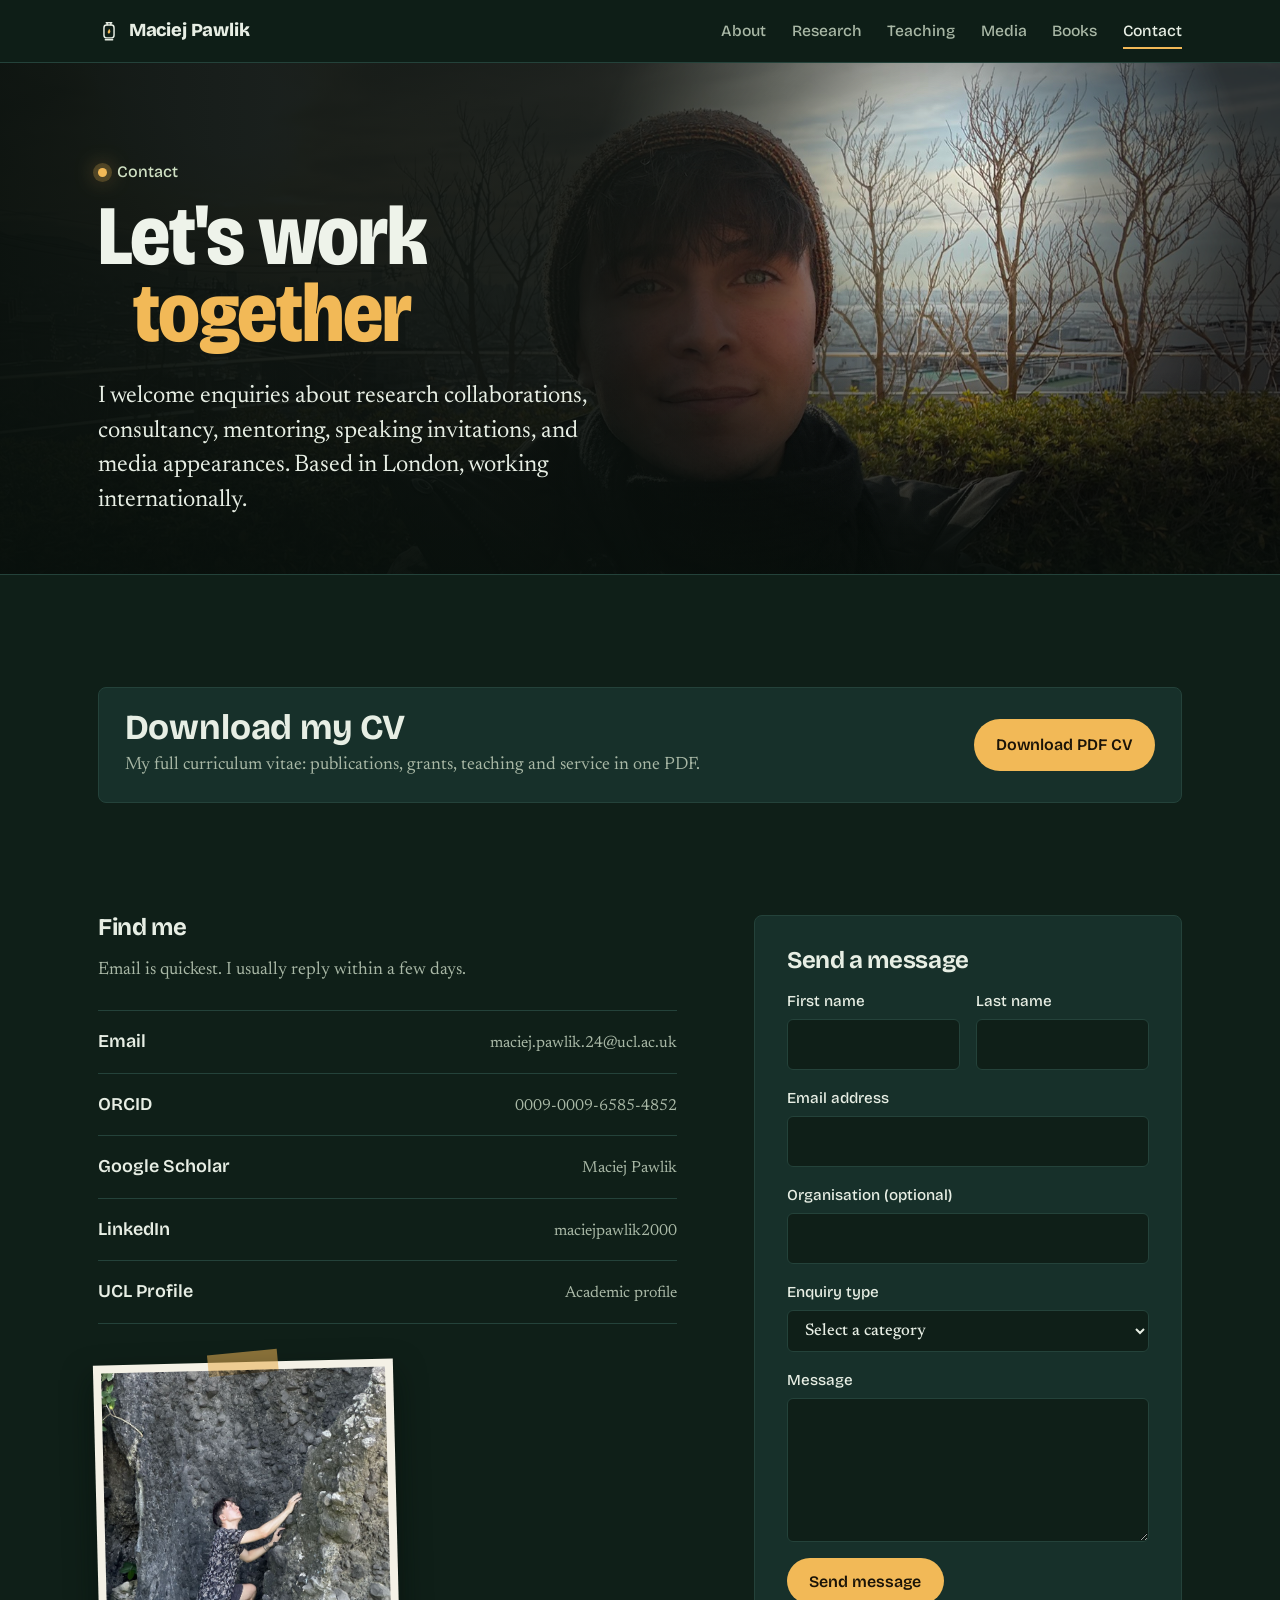
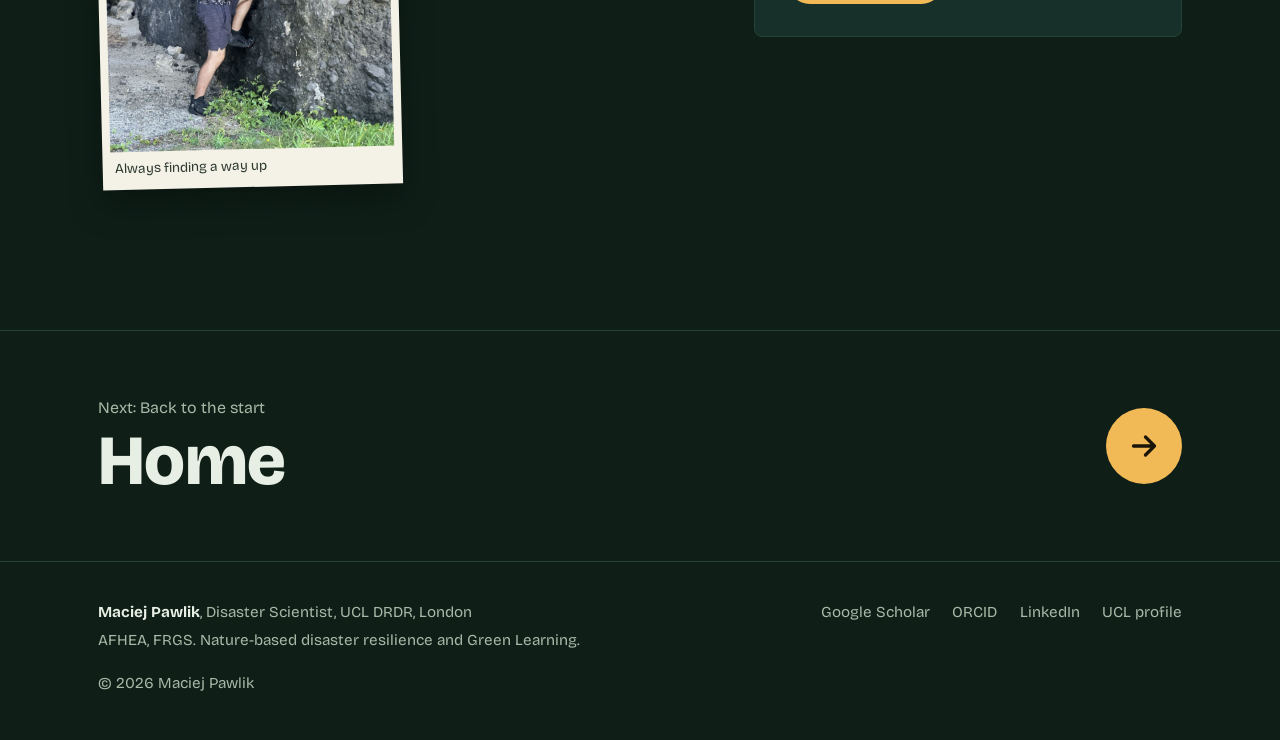
<file: contact.html>
<!doctype html>
<html lang="en-GB">
<head>
<meta charset="utf-8">
<meta name="viewport" content="width=device-width, initial-scale=1, viewport-fit=cover">
<title>Contact and CV | Maciej Pawlik, Disaster Scientist</title>
<meta name="description" content="Get in touch with Maciej Pawlik about research, consultancy, mentoring, talks and media, or download his CV.">
<meta property="og:title" content="Contact and CV | Maciej Pawlik, Disaster Scientist">
<meta property="og:description" content="Get in touch with Maciej Pawlik about research, consultancy, mentoring, talks and media, or download his CV.">
<meta property="og:image" content="https://maciej-pawlik.github.io/ScottishNature.pic.jpeg">
<meta name="theme-color" content="#0f1f18">
<meta name="color-scheme" content="dark">
<link rel="icon" href="favicon.svg" type="image/svg+xml">
<link rel="preconnect" href="https://fonts.googleapis.com">
<link rel="preconnect" href="https://fonts.gstatic.com" crossorigin>
<link rel="stylesheet" href="https://fonts.googleapis.com/css2?family=Bricolage+Grotesque:opsz,wdth,wght@12..96,75..100,400..800&family=Newsreader:ital,opsz,wght@0,6..72,400..600;1,6..72,400&display=swap">
<link rel="stylesheet" href="site.css">
</head>
<body>
<a class="skip" href="#main">Skip to content</a>

<header class="site-head">
  <div class="wrap">
    <a class="mark" href="index.html" aria-label="Maciej Pawlik, home">
      <svg viewBox="0 0 24 24" fill="none" aria-hidden="true"><path d="M9 3h6M10 3v2.2M14 3v2.2" stroke="currentColor" stroke-width="1.6" stroke-linecap="round"/><rect x="6.5" y="5.5" width="11" height="14" rx="3" stroke="currentColor" stroke-width="1.6"/><path d="M12 9.5c1.6 1.6 2 3.1.9 4.6-.5.7-1.4 1-1.9.4-.8-.9-.2-2.3.3-3 .3-.6.6-1.2.7-2z" fill="#f2b957"/><path d="M8 21.5h8" stroke="currentColor" stroke-width="1.6" stroke-linecap="round"/></svg>
      Maciej Pawlik
    </a>
    <nav class="nav" aria-label="Main"><a href="about.html">About</a><a href="research.html">Research</a><a href="teaching.html">Teaching</a><a href="media.html">Media</a><a href="books.html">Books</a><a href="contact.html" aria-current="page">Contact</a></nav>
    <details class="menu">
      <summary>Menu</summary>
      <nav class="nav" aria-label="Main mobile"><a href="index.html">Home</a><a href="about.html">About</a><a href="research.html">Research</a><a href="teaching.html">Teaching</a><a href="media.html">Media</a><a href="books.html">Books</a><a href="contact.html" aria-current="page">Contact</a></nav>
    </details>
  </div>
</header>

<main id="main">
<section class="hero hero-page" aria-label="Contact" style="--x:72%;--y:28%">
  <img class="hero-bg" src="Pic" alt="">
  <img class="hero-lit" src="Pic" alt="Maciej with the sun setting over water behind him">
  <div class="wrap">
    <div>
      <p class="hero-kicker"><span class="dot" aria-hidden="true"></span>Contact</p>
      <h1><span>Let's work</span><span>together</span></h1>
      <p class="hero-lede">I welcome enquiries about research collaborations, consultancy, mentoring, speaking invitations, and media appearances. Based in London, working internationally.</p>
    </div>
  </div>
</section>

<section class="section" aria-label="Curriculum vitae" style="padding-bottom:0">
  <div class="wrap">
    <div class="cv">
      <div><h2>Download my CV</h2><p>My full curriculum vitae: publications, grants, teaching and service in one PDF.</p></div>
      <a class="btn" href="MP - CV Revamp26.pdf" target="_blank" rel="noopener">Download PDF CV</a>
    </div>
  </div>
</section>

<section class="section" aria-label="Get in touch">
  <div class="wrap two">
    <div>
      <h2 class="subhead">Find me</h2>
      <p class="muted">Email is quickest. I usually reply within a few days.</p>
      <ul class="links">
        <li><a href="mailto:maciej.pawlik.24@ucl.ac.uk"><b>Email</b><span>maciej.pawlik.24@ucl.ac.uk</span></a></li>
        <li><a href="https://orcid.org/0009-0009-6585-4852" target="_blank" rel="noopener"><b>ORCID</b><span>0009-0009-6585-4852</span></a></li>
        <li><a href="https://scholar.google.com/citations?user=8fsXkCAAAAAJ&amp;hl=en" target="_blank" rel="noopener"><b>Google Scholar</b><span>Maciej Pawlik</span></a></li>
        <li><a href="https://www.linkedin.com/in/maciejpawlik2000/" target="_blank" rel="noopener"><b>LinkedIn</b><span>maciejpawlik2000</span></a></li>
        <li><a href="https://profiles.ucl.ac.uk/102104-maciej-pawlik" target="_blank" rel="noopener"><b>UCL Profile</b><span>Academic profile</span></a></li>
      </ul>
      <figure class="snap contact-snap" style="transform:rotate(-1.4deg)"><span class="tape" aria-hidden="true"></span><img src="rock-climb.jpeg" alt="Maciej climbing a dark volcanic rock face" loading="lazy"><figcaption>Always finding a way up</figcaption></figure>
    </div>
    <form class="form" action="mailto:maciej.pawlik.24@ucl.ac.uk" method="post" enctype="text/plain" aria-labelledby="form-title">
      <h2 id="form-title" class="subhead full" style="margin:0">Send a message</h2>
      <label for="f-first">First name<input id="f-first" name="first_name" autocomplete="given-name" required></label>
      <label for="f-last">Last name<input id="f-last" name="last_name" autocomplete="family-name" required></label>
      <label for="f-email" class="full">Email address<input id="f-email" name="email" type="email" autocomplete="email" required></label>
      <label for="f-org" class="full">Organisation (optional)<input id="f-org" name="organisation" autocomplete="organization"></label>
      <label for="f-type" class="full">Enquiry type
        <select id="f-type" name="enquiry_type" required>
          <option value="">Select a category</option>
          <option>Research Collaboration</option><option>Consultancy</option><option>PhD Mentoring</option><option>Speaking / Keynote</option><option>Education / Outreach</option><option>Media / Press</option><option>Other</option>
        </select></label>
      <label for="f-msg" class="full">Message<textarea id="f-msg" name="message" required></textarea></label>
      <button class="btn full" type="submit">Send message</button>
    </form>
  </div>
</section>
<nav class="next-page" aria-label="Next page"><div class="wrap"><a href="index.html">
  <span><small>Next: Back to the start</small><b>Home</b></span>
  <svg viewBox="0 0 24 24" fill="none" aria-hidden="true"><path d="M5 12h14M13 6l6 6-6 6" stroke="currentColor" stroke-width="2.2" stroke-linecap="round" stroke-linejoin="round"/></svg>
</a></div></nav>
</main>

<footer class="site-foot">
  <div class="wrap">
    <div class="foot-id">
      <b>Maciej Pawlik</b>, Disaster Scientist, UCL DRDR, London
      <span>AFHEA, FRGS. Nature-based disaster resilience and Green Learning.</span>
    </div>
    <nav aria-label="Profiles">
      <a href="https://scholar.google.com/citations?user=8fsXkCAAAAAJ&amp;hl=en" target="_blank" rel="noopener">Google Scholar</a>
      <a href="https://orcid.org/0009-0009-6585-4852" target="_blank" rel="noopener">ORCID</a>
      <a href="https://www.linkedin.com/in/maciejpawlik2000/" target="_blank" rel="noopener">LinkedIn</a>
      <a href="https://profiles.ucl.ac.uk/102104-maciej-pawlik" target="_blank" rel="noopener">UCL profile</a>
    </nav>
    <span class="foot-copy">© 2026 Maciej Pawlik</span>
  </div>
</footer>

<script>
/* Lantern: the lit copy of each hero photo follows the pointer; at rest it sits where the CSS puts it. */
document.querySelectorAll('.hero').forEach(function(hero){
  var raf=0,px=0,py=0;
  function apply(){raf=0;hero.style.setProperty('--x',px+'px');hero.style.setProperty('--y',py+'px');}
  function move(e){var r=hero.getBoundingClientRect();px=e.clientX-r.left;py=e.clientY-r.top;if(!raf)raf=requestAnimationFrame(apply);}
  hero.addEventListener('pointermove',move);hero.addEventListener('pointerdown',move);
});
/* "See all" for long lists: shows the first few items, the rest on request */
document.querySelectorAll('[data-show]').forEach(function(list){
  var n=+list.dataset.show, items=[].slice.call(list.children);
  if(items.length<=n) return;
  var open=false, forced=false;
  var wrap=document.createElement('div'); wrap.className='more-wrap';
  var btn=document.createElement('button'); btn.type='button'; btn.className='more-btn';
  if(list.id) btn.setAttribute('aria-controls',list.id);
  wrap.appendChild(btn); list.parentNode.insertBefore(wrap,list.nextSibling);
  function render(){
    var expanded=open||forced;
    items.forEach(function(el,i){el.classList.toggle('is-folded',!expanded&&i>=n);});
    wrap.hidden=forced;
    btn.setAttribute('aria-expanded',expanded?'true':'false');
    btn.innerHTML=(expanded?'Show fewer':'See all '+items.length+' '+list.dataset.label)+
      '<svg viewBox="0 0 24 24" fill="none" aria-hidden="true"><path d="m6 9 6 6 6-6" stroke="currentColor" stroke-width="2.2" stroke-linecap="round" stroke-linejoin="round"/></svg>';
  }
  btn.addEventListener('click',function(){
    open=!open; render();
    if(open){ var first=items[n]; var f=first.querySelector('a,button'); if(f) f.focus({preventScroll:true}); }
    else { var top=list.getBoundingClientRect().top; if(top<0) list.scrollIntoView({behavior:'smooth',block:'start'}); }
  });
  list._forceOpen=function(v){forced=v;render();};
  render();
});
/* Publication filter: a filtered view shows every match */
document.querySelectorAll('.filter').forEach(function(group){
  var list=document.querySelector('.pubs'), items=list.querySelectorAll('li');
  group.addEventListener('click',function(e){
    var btn=e.target.closest('button'); if(!btn) return;
    group.querySelectorAll('button').forEach(function(b){b.setAttribute('aria-pressed',b===btn?'true':'false');});
    var f=btn.dataset.filter;
    items.forEach(function(li){li.hidden=!(f==='all'||li.dataset.status===f);});
    if(list._forceOpen) list._forceOpen(f!=='all');
  });
});
/* Close the mobile menu after choosing a link */
document.querySelectorAll('.menu a').forEach(function(a){a.addEventListener('click',function(){a.closest('details').open=false;});});
</script>
</body>
</html>
</file>
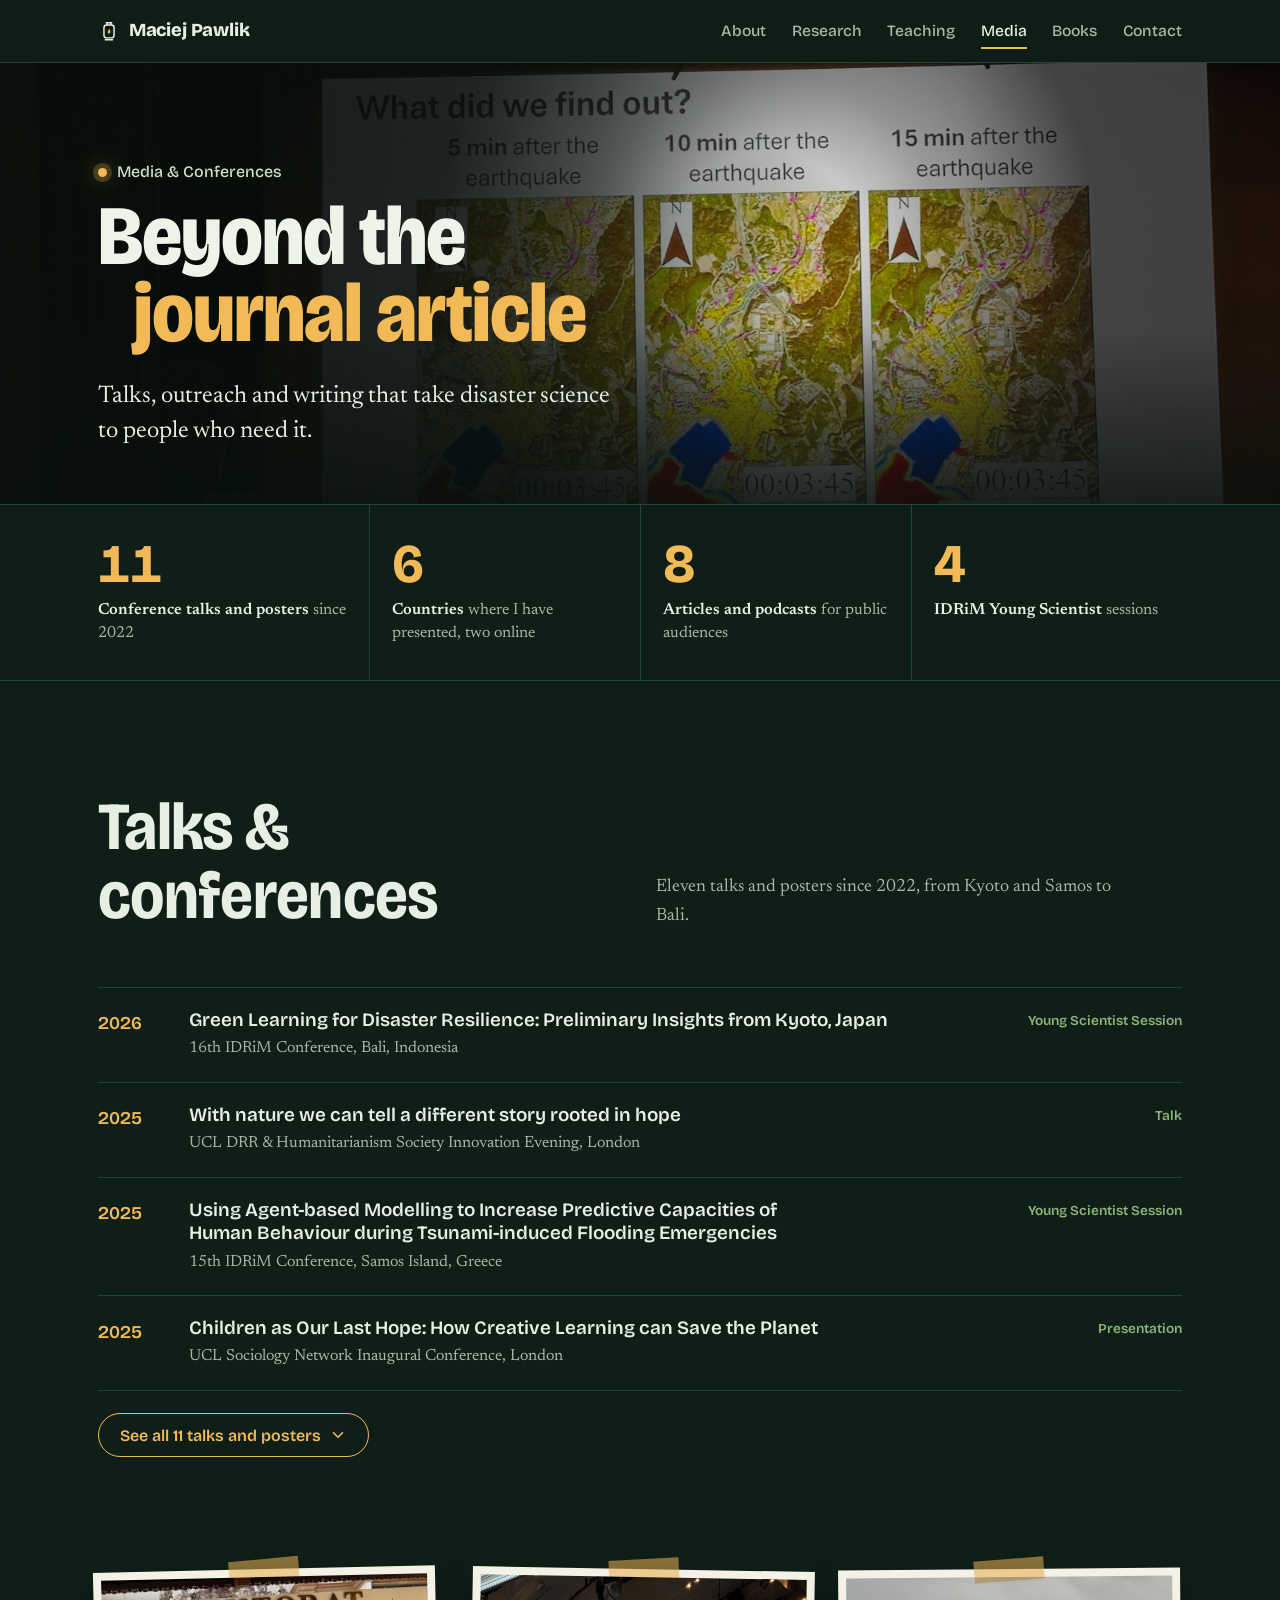
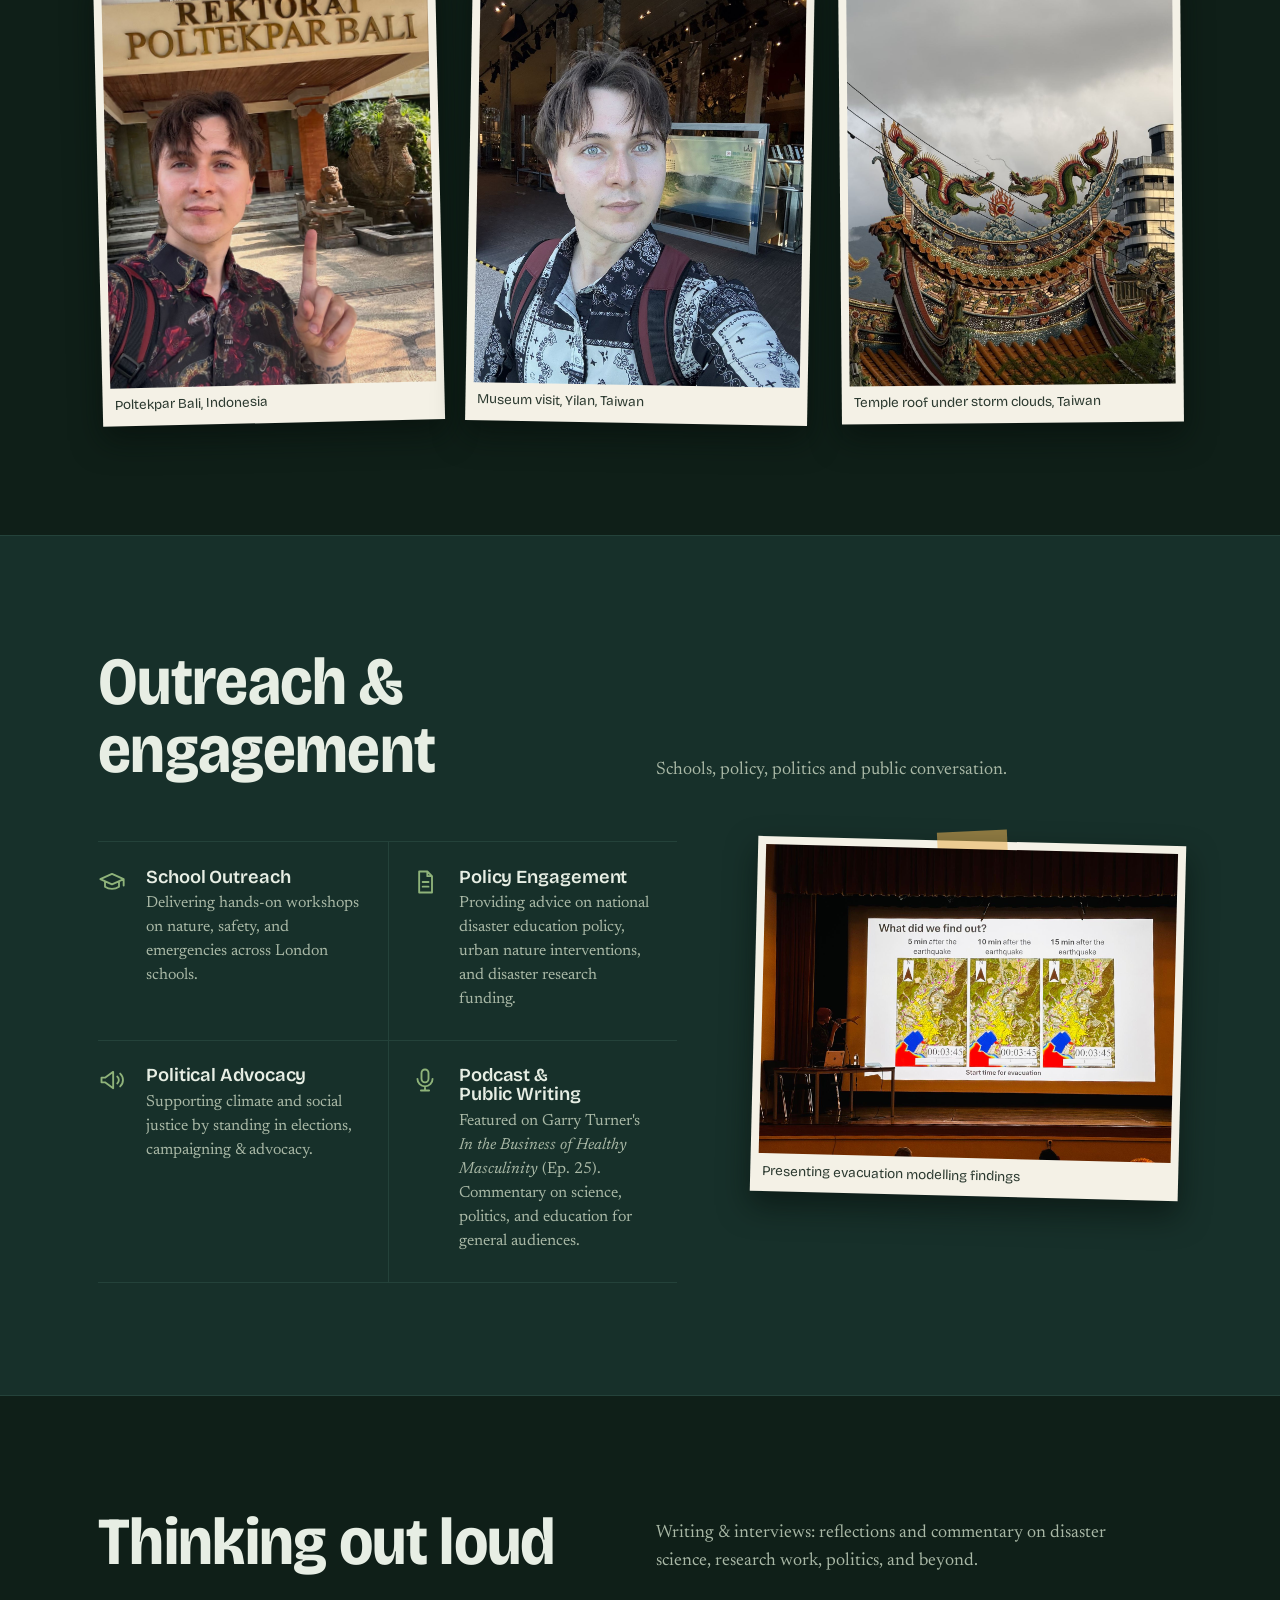
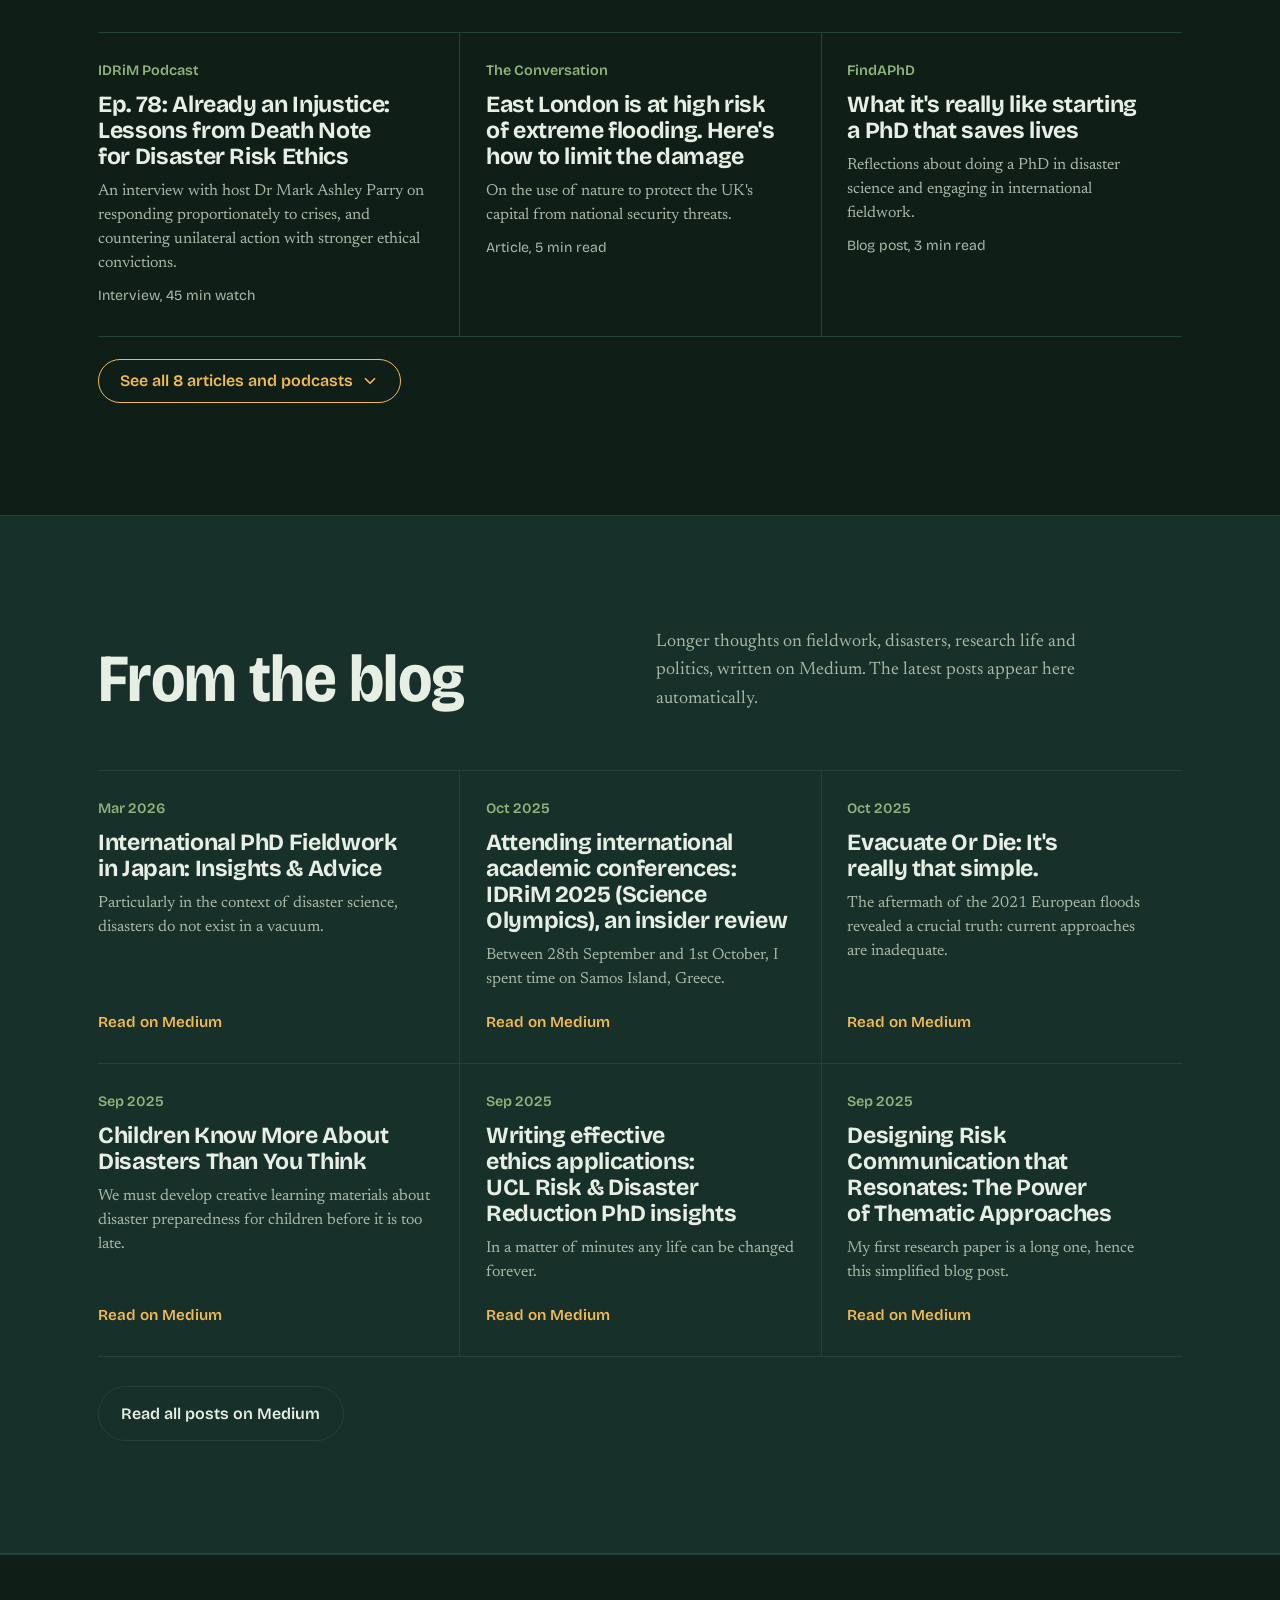
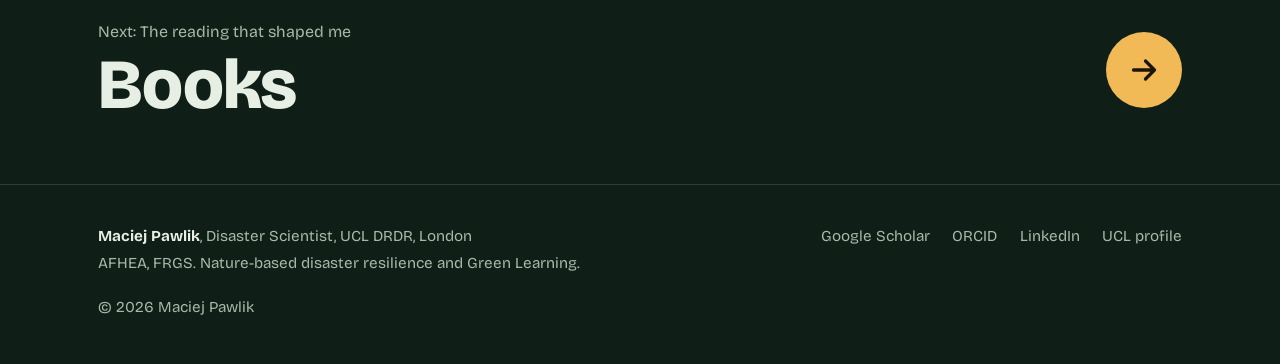
<file: media.html>
<!doctype html>
<html lang="en-GB">
<head>
<meta charset="utf-8">
<meta name="viewport" content="width=device-width, initial-scale=1, viewport-fit=cover">
<title>Media | Maciej Pawlik, Disaster Scientist</title>
<meta name="description" content="Conference talks, outreach, public writing and podcasts by disaster scientist Maciej Pawlik.">
<meta property="og:title" content="Media | Maciej Pawlik, Disaster Scientist">
<meta property="og:description" content="Conference talks, outreach, public writing and podcasts by disaster scientist Maciej Pawlik.">
<meta property="og:image" content="https://maciej-pawlik.github.io/ScottishNature.pic.jpeg">
<meta name="theme-color" content="#0f1f18">
<meta name="color-scheme" content="dark">
<link rel="icon" href="favicon.svg" type="image/svg+xml">
<link rel="preconnect" href="https://fonts.googleapis.com">
<link rel="preconnect" href="https://fonts.gstatic.com" crossorigin>
<link rel="stylesheet" href="https://fonts.googleapis.com/css2?family=Bricolage+Grotesque:opsz,wdth,wght@12..96,75..100,400..800&family=Newsreader:ital,opsz,wght@0,6..72,400..600;1,6..72,400&display=swap">
<link rel="stylesheet" href="site.css">
</head>
<body>
<a class="skip" href="#main">Skip to content</a>

<header class="site-head">
  <div class="wrap">
    <a class="mark" href="index.html" aria-label="Maciej Pawlik, home">
      <svg viewBox="0 0 24 24" fill="none" aria-hidden="true"><path d="M9 3h6M10 3v2.2M14 3v2.2" stroke="currentColor" stroke-width="1.6" stroke-linecap="round"/><rect x="6.5" y="5.5" width="11" height="14" rx="3" stroke="currentColor" stroke-width="1.6"/><path d="M12 9.5c1.6 1.6 2 3.1.9 4.6-.5.7-1.4 1-1.9.4-.8-.9-.2-2.3.3-3 .3-.6.6-1.2.7-2z" fill="#f2b957"/><path d="M8 21.5h8" stroke="currentColor" stroke-width="1.6" stroke-linecap="round"/></svg>
      Maciej Pawlik
    </a>
    <nav class="nav" aria-label="Main"><a href="about.html">About</a><a href="research.html">Research</a><a href="teaching.html">Teaching</a><a href="media.html" aria-current="page">Media</a><a href="books.html">Books</a><a href="contact.html">Contact</a></nav>
    <details class="menu">
      <summary>Menu</summary>
      <nav class="nav" aria-label="Main mobile"><a href="index.html">Home</a><a href="about.html">About</a><a href="research.html">Research</a><a href="teaching.html">Teaching</a><a href="media.html" aria-current="page">Media</a><a href="books.html">Books</a><a href="contact.html">Contact</a></nav>
    </details>
  </div>
</header>

<main id="main">
<section class="hero hero-page" aria-label="Media" style="--x:60%;--y:40%">
  <img class="hero-bg" src="conf.pic.jpeg" alt="">
  <img class="hero-lit" src="conf.pic.jpeg" alt="A conference stage with a slide of flood evacuation maps">
  <div class="wrap">
    <div>
      <p class="hero-kicker"><span class="dot" aria-hidden="true"></span>Media &amp; Conferences</p>
      <h1><span>Beyond the</span><span>journal article</span></h1>
      <p class="hero-lede">Talks, outreach and writing that take disaster science to people who need it.</p>
    </div>
  </div>
</section>

<section class="log" aria-label="At a glance">
  <div class="wrap">
    <div class="log-item"><span class="log-num">11</span><span class="log-text"><b>Conference talks and posters</b> since 2022</span></div>
    <div class="log-item"><span class="log-num">6</span><span class="log-text"><b>Countries</b> where I have presented, two online</span></div>
    <div class="log-item"><span class="log-num">8</span><span class="log-text"><b>Articles and podcasts</b> for public audiences</span></div>
    <div class="log-item"><span class="log-num">4</span><span class="log-text"><b>IDRiM Young Scientist</b> sessions</span></div>
  </div>
</section>

<section class="section" aria-labelledby="talks-title">
  <div class="wrap">
    <div class="section-head">
      <h2 id="talks-title">Talks &amp; conferences</h2>
      <p>Eleven talks and posters since 2022, from Kyoto and Samos to Bali.</p>
    </div>
    <ol class="talks" reversed data-show="4" data-label="talks and posters">
      <li><span class="yr">2026</span><div><h3>Green Learning for Disaster Resilience: Preliminary Insights from Kyoto, Japan</h3><p class="where">16th IDRiM Conference, Bali, Indonesia</p></div><span class="type">Young Scientist Session</span></li>
      <li><span class="yr">2025</span><div><h3>With nature we can tell a different story rooted in hope</h3><p class="where">UCL DRR &amp; Humanitarianism Society Innovation Evening, London</p></div><span class="type">Talk</span></li>
      <li><span class="yr">2025</span><div><h3>Using Agent-based Modelling to Increase Predictive Capacities of Human Behaviour during Tsunami-induced Flooding Emergencies</h3><p class="where">15th IDRiM Conference, Samos Island, Greece</p></div><span class="type">Young Scientist Session</span></li>
      <li><span class="yr">2025</span><div><h3>Children as Our Last Hope: How Creative Learning can Save the Planet</h3><p class="where">UCL Sociology Network Inaugural Conference, London</p></div><span class="type">Presentation</span></li>
      <li><span class="yr">2024</span><div><h3>Storytelling for better narratives on nature-based disaster resilience</h3><p class="where">UCL IOE Centre for Education &amp; International Development (CEID) Sustainability Showcase, London</p></div><span class="type">Poster</span></li>
      <li><span class="yr">2024</span><div><h3>Flood, Sweat &amp; Tears</h3><p class="where">British Science Festival, London</p></div><span class="type">Presentation</span></li>
      <li><span class="yr">2023</span><div><h3>Crafting Risk Communication in the Context of Flooding</h3><p class="where">Catalysing Connections Conference, UEL, London</p></div><span class="type">Presentation</span></li>
      <li><span class="yr">2023</span><div><h3>Thematic Mapping for Integrated Risk Communication</h3><p class="where">13th IDRiM Conference, Roorkee, India (online)</p></div><span class="type">Young Scientist Session, 5th place</span></li>
      <li><span class="yr">2023</span><div><h3>Wider Stakeholder Perspectives in Climate Adaptation</h3><p class="where">Impact &amp; Innovation Conference, UEL, London</p></div><span class="type">Presentation</span></li>
      <li><span class="yr">2023</span><div><h3>Developing a System of Risk Communication to Meet the Climate Action Pledge of the SDGs</h3><p class="where">6th GADRI Conference, Kyoto, Japan</p></div><span class="type">Poster</span></li>
      <li><span class="yr">2022</span><div><h3>Risk Communication: Translating Expert Language to Non-experts</h3><p class="where">12th IDRiM Conference, Cluj-Napoca, Romania (online)</p></div><span class="type">Young Scientist</span></li>
    </ol>
  </div>
</section>

<section class="section" style="padding-top:0" aria-label="On the road">
  <div class="wrap">
    <div class="snaps">
      <figure class="snap" style="transform:rotate(-1.3deg)"><span class="tape" aria-hidden="true"></span><img src="poltekpar-bali.jpeg" alt="Maciej pointing up at the Rektorat Poltekpar Bali sign" loading="lazy"><figcaption>Poltekpar Bali, Indonesia</figcaption></figure>
      <figure class="snap" style="transform:rotate(1deg)"><span class="tape" aria-hidden="true"></span><img src="yilan-museum.jpeg" alt="Maciej at the entrance to a museum exhibition in Yilan" loading="lazy"><figcaption>Museum visit, Yilan, Taiwan</figcaption></figure>
      <figure class="snap" style="transform:rotate(-.5deg)"><span class="tape" aria-hidden="true"></span><img src="temple-roof.jpeg" alt="Dragons on an ornate temple roof under storm clouds" loading="lazy"><figcaption>Temple roof under storm clouds, Taiwan</figcaption></figure>
    </div>
  </div>
</section>

<section class="section gl" aria-labelledby="eng-title">
  <div class="wrap">
    <div class="section-head">
      <h2 id="eng-title">Outreach &amp; engagement</h2>
      <p>Schools, policy, politics and public conversation.</p>
    </div>
    <div class="two">
      <div class="icon-grid cols-2">
        <div><svg viewBox="0 0 24 24" fill="none" aria-hidden="true"><path d="M2 9.5 12 5l10 4.5-10 4.5zM6 11.3V16c3.5 2.5 8.5 2.5 12 0v-4.7M22 9.5V15" stroke="currentColor" stroke-width="1.6" stroke-linecap="round" stroke-linejoin="round"/></svg>
          <div><h3>School Outreach</h3><p>Delivering hands-on workshops on nature, safety, and emergencies across London schools.</p></div></div>
        <div><svg viewBox="0 0 24 24" fill="none" aria-hidden="true"><path d="M7 3h7l4 4v14H7zM14 3v4h4M10 12h5M10 16h5" stroke="currentColor" stroke-width="1.6" stroke-linecap="round" stroke-linejoin="round"/></svg>
          <div><h3>Policy Engagement</h3><p>Providing advice on national disaster education policy, urban nature interventions, and disaster research funding.</p></div></div>
        <div><svg viewBox="0 0 24 24" fill="none" aria-hidden="true"><path d="M3 10v4h3l7 5V5L6 10zM16.5 9a4 4 0 0 1 0 6M19 6.5a7.5 7.5 0 0 1 0 11" stroke="currentColor" stroke-width="1.6" stroke-linecap="round" stroke-linejoin="round"/></svg>
          <div><h3>Political Advocacy</h3><p>Supporting climate and social justice by standing in elections, campaigning &amp; advocacy.</p></div></div>
        <div><svg viewBox="0 0 24 24" fill="none" aria-hidden="true"><rect x="9" y="3" width="6" height="11" rx="3" stroke="currentColor" stroke-width="1.6"/><path d="M5.5 11a6.5 6.5 0 0 0 13 0M12 17.5V21M8.5 21h7" stroke="currentColor" stroke-width="1.6" stroke-linecap="round"/></svg>
          <div><h3>Podcast &amp; Public Writing</h3><p>Featured on Garry Turner's <em>In the Business of Healthy Masculinity</em> (Ep. 25). Commentary on science, politics, and education for general audiences.</p></div></div>
      </div>
      <figure class="snap" style="transform:rotate(1.4deg)">
        <span class="tape" aria-hidden="true"></span>
        <img src="conf.pic.jpeg" alt="A conference stage with a slide titled What did we find out" loading="lazy">
        <figcaption>Presenting evacuation modelling findings</figcaption>
      </figure>
    </div>
  </div>
</section>

<section class="section" aria-labelledby="write-title">
  <div class="wrap">
    <div class="section-head">
      <h2 id="write-title">Thinking out loud</h2>
      <p>Writing &amp; interviews: reflections and commentary on disaster science, research work, politics, and beyond.</p>
    </div>
    <div class="latest writing" data-show="3" data-label="articles and podcasts">
      <a class="entry" href="https://www.youtube.com/watch?v=C62RLAQfXG4" target="_blank" rel="noopener">
        <span class="kind">IDRiM Podcast</span><h3>Ep. 78: Already an Injustice: Lessons from Death Note for Disaster Risk Ethics</h3>
        <p>An interview with host Dr Mark Ashley Parry on responding proportionately to crises, and countering unilateral action with stronger ethical convictions.</p><span class="meta">Interview, 45 min watch</span></a>
      <a class="entry" href="https://theconversation.com/east-london-is-at-high-risk-of-extreme-flooding-heres-how-to-limit-the-damage-275238" target="_blank" rel="noopener">
        <span class="kind">The Conversation</span><h3>East London is at high risk of extreme flooding. Here's how to limit the damage</h3>
        <p>On the use of nature to protect the UK's capital from national security threats.</p><span class="meta">Article, 5 min read</span></a>
      <a class="entry" href="https://www.findaphd.com/blog/12493/what-its-really-like-starting-a-phd-that-saves-lives" target="_blank" rel="noopener">
        <span class="kind">FindAPhD</span><h3>What it's really like starting a PhD that saves lives</h3>
        <p>Reflections about doing a PhD in disaster science and engaging in international fieldwork.</p><span class="meta">Blog post, 3 min read</span></a>
      <a class="entry" href="https://www.preventionweb.net/drr-community-voices/children-should-help-shape-disaster-preparedness" target="_blank" rel="noopener">
        <span class="kind">UN PreventionWeb</span><h3>Children should help shape disaster preparedness</h3>
        <p>A detailed summary of findings showing that children understand and engage with disaster information.</p><span class="meta">Blog post, 5 min read</span></a>
      <a class="entry" href="https://www.ciwem.org/news/why-flood-evacuation-plans-must-account-for-real-human-behaviour" target="_blank" rel="noopener">
        <span class="kind">CIWEM Environment Magazine</span><h3>Why flood evacuation plans must account for real human behaviour</h3>
        <p>The case for using social data to inform evacuation behaviour modelling.</p><span class="meta">Article, 5 min read</span></a>
      <a class="entry" href="https://maciejpawlik2000.medium.com/international-phd-fieldwork-in-japan-insights-advice-6824e446ccad" target="_blank" rel="noopener">
        <span class="kind">Medium</span><h3>International PhD Fieldwork in Japan: Insights &amp; Advice</h3>
        <p>Practical advice about organising and engaging in international fieldwork as part of a PhD.</p><span class="meta">Blog post, 9 min read</span></a>
      <a class="entry" href="https://inbusinessofhealthymasculinity.substack.com/p/the-power-of-healthy-masculinity" target="_blank" rel="noopener">
        <span class="kind">Podcast</span><h3>The Power of Healthy Masculinity with Maciej Pawlik</h3>
        <p>A conversation with Garry Turner on In the Business of Healthy Masculinity, episode 25.</p><span class="meta">Podcast, April 2026</span></a>
      <a class="entry" href="https://www.youtube.com/watch?v=bTgSY0OHpYg&amp;t=5s" target="_blank" rel="noopener">
        <span class="kind">Podcast</span><h3>10 Minutes with Maciej Pawlik</h3>
        <p>An informative podcast with Amanda Coleman about engaging children in disaster preparedness conversations.</p><span class="meta">Podcast, 10 min listen</span></a>
    </div>
  </div>
</section>

<section class="section gl" aria-labelledby="blog-title">
  <div class="wrap">
    <div class="section-head">
      <h2 id="blog-title">From the blog</h2>
      <p>Longer thoughts on fieldwork, disasters, research life and politics, written on Medium. The latest posts appear here automatically.</p>
    </div>
    <div class="latest writing" id="blog-posts">
      <a class="entry" href="https://maciejpawlik2000.medium.com/international-phd-fieldwork-in-japan-insights-advice-6824e446ccad" target="_blank" rel="noopener">
        <span class="kind">Mar 2026</span><h3>International PhD Fieldwork in Japan: Insights &amp; Advice</h3>
        <p>Particularly in the context of disaster science, disasters do not exist in a vacuum.</p><span class="go">Read on Medium</span></a>
      <a class="entry" href="https://maciejpawlik2000.medium.com/attending-international-academic-conferences-idrim-2025-science-olympics-an-insider-review-d4b2264f9a55" target="_blank" rel="noopener">
        <span class="kind">Oct 2025</span><h3>Attending international academic conferences: IDRiM 2025 (Science Olympics), an insider review</h3>
        <p>Between 28th September and 1st October, I spent time on Samos Island, Greece.</p><span class="go">Read on Medium</span></a>
      <a class="entry" href="https://maciejpawlik2000.medium.com/evacuate-or-die-its-really-that-simple-b9b83e4e05fe" target="_blank" rel="noopener">
        <span class="kind">Oct 2025</span><h3>Evacuate Or Die: It&#x27;s really that simple.</h3>
        <p>The aftermath of the 2021 European floods revealed a crucial truth: current approaches are inadequate.</p><span class="go">Read on Medium</span></a>
      <a class="entry" href="https://maciejpawlik2000.medium.com/children-know-more-about-disasters-than-you-think-7fbf1adb0c96" target="_blank" rel="noopener">
        <span class="kind">Sep 2025</span><h3>Children Know More About Disasters Than You Think</h3>
        <p>We must develop creative learning materials about disaster preparedness for children before it is too late.</p><span class="go">Read on Medium</span></a>
      <a class="entry" href="https://maciejpawlik2000.medium.com/writing-effective-ethics-applications-ucl-risk-disaster-reduction-phd-insights-56f1d6a8c3de" target="_blank" rel="noopener">
        <span class="kind">Sep 2025</span><h3>Writing effective ethics applications: UCL Risk &amp; Disaster Reduction PhD insights</h3>
        <p>In a matter of minutes any life can be changed forever.</p><span class="go">Read on Medium</span></a>
      <a class="entry" href="https://maciejpawlik2000.medium.com/designing-risk-communication-that-resonates-the-power-of-thematic-approaches-8ee155b4d6fc" target="_blank" rel="noopener">
        <span class="kind">Sep 2025</span><h3>Designing Risk Communication that Resonates: The Power of Thematic Approaches</h3>
        <p>My first research paper is a long one, hence this simplified blog post.</p><span class="go">Read on Medium</span></a>
    </div>
    <p class="after-list"><a class="btn btn-line2" href="https://maciejpawlik2000.medium.com/" target="_blank" rel="noopener">Read all posts on Medium</a></p>
  </div>
</section>
<script>
/* Pull the newest Medium posts; the cards above stay as they are if this fails. */
(function(){
  var box=document.getElementById('blog-posts'); if(!box||!window.fetch) return;
  var feed='https://medium.com/feed/@maciejpawlik2000';
  fetch('https://api.rss2json.com/v1/api.json?rss_url='+encodeURIComponent(feed))
    .then(function(r){return r.ok?r.json():null;})
    .then(function(d){
      if(!d||d.status!=='ok'||!d.items||!d.items.length) return;
      var months=['Jan','Feb','Mar','Apr','May','Jun','Jul','Aug','Sep','Oct','Nov','Dec'];
      function esc(s){var e=document.createElement('div');e.textContent=s;return e.innerHTML;}
      function excerpt(h){var e=document.createElement('div');e.innerHTML=h;
        var ps=e.querySelectorAll('p');for(var i=0;i<ps.length;i++){var t=ps[i].textContent.trim();if(t.length>40){var m=t.match(/^.*?[.!?](\s|$)/);return (m?m[0]:t).trim().slice(0,180);}}return '';}
      box.innerHTML=d.items.slice(0,6).map(function(it){
        var dt=new Date((it.pubDate||'').replace(' ','T'));
        var when=isNaN(dt)?'':months[dt.getMonth()]+' '+dt.getFullYear();
        return '<a class="entry" href="'+esc(it.link)+'" target="_blank" rel="noopener"><span class="kind">'+when+'</span><h3>'+esc(it.title)+'</h3><p>'+esc(excerpt(it.content||it.description||''))+'</p><span class="go">Read on Medium</span></a>';
      }).join('');
    }).catch(function(){});
})();
</script>
<nav class="next-page" aria-label="Next page"><div class="wrap"><a href="books.html">
  <span><small>Next: The reading that shaped me</small><b>Books</b></span>
  <svg viewBox="0 0 24 24" fill="none" aria-hidden="true"><path d="M5 12h14M13 6l6 6-6 6" stroke="currentColor" stroke-width="2.2" stroke-linecap="round" stroke-linejoin="round"/></svg>
</a></div></nav>
</main>

<footer class="site-foot">
  <div class="wrap">
    <div class="foot-id">
      <b>Maciej Pawlik</b>, Disaster Scientist, UCL DRDR, London
      <span>AFHEA, FRGS. Nature-based disaster resilience and Green Learning.</span>
    </div>
    <nav aria-label="Profiles">
      <a href="https://scholar.google.com/citations?user=8fsXkCAAAAAJ&amp;hl=en" target="_blank" rel="noopener">Google Scholar</a>
      <a href="https://orcid.org/0009-0009-6585-4852" target="_blank" rel="noopener">ORCID</a>
      <a href="https://www.linkedin.com/in/maciejpawlik2000/" target="_blank" rel="noopener">LinkedIn</a>
      <a href="https://profiles.ucl.ac.uk/102104-maciej-pawlik" target="_blank" rel="noopener">UCL profile</a>
    </nav>
    <span class="foot-copy">© 2026 Maciej Pawlik</span>
  </div>
</footer>

<script>
/* Lantern: the lit copy of each hero photo follows the pointer; at rest it sits where the CSS puts it. */
document.querySelectorAll('.hero').forEach(function(hero){
  var raf=0,px=0,py=0;
  function apply(){raf=0;hero.style.setProperty('--x',px+'px');hero.style.setProperty('--y',py+'px');}
  function move(e){var r=hero.getBoundingClientRect();px=e.clientX-r.left;py=e.clientY-r.top;if(!raf)raf=requestAnimationFrame(apply);}
  hero.addEventListener('pointermove',move);hero.addEventListener('pointerdown',move);
});
/* "See all" for long lists: shows the first few items, the rest on request */
document.querySelectorAll('[data-show]').forEach(function(list){
  var n=+list.dataset.show, items=[].slice.call(list.children);
  if(items.length<=n) return;
  var open=false, forced=false;
  var wrap=document.createElement('div'); wrap.className='more-wrap';
  var btn=document.createElement('button'); btn.type='button'; btn.className='more-btn';
  if(list.id) btn.setAttribute('aria-controls',list.id);
  wrap.appendChild(btn); list.parentNode.insertBefore(wrap,list.nextSibling);
  function render(){
    var expanded=open||forced;
    items.forEach(function(el,i){el.classList.toggle('is-folded',!expanded&&i>=n);});
    wrap.hidden=forced;
    btn.setAttribute('aria-expanded',expanded?'true':'false');
    btn.innerHTML=(expanded?'Show fewer':'See all '+items.length+' '+list.dataset.label)+
      '<svg viewBox="0 0 24 24" fill="none" aria-hidden="true"><path d="m6 9 6 6 6-6" stroke="currentColor" stroke-width="2.2" stroke-linecap="round" stroke-linejoin="round"/></svg>';
  }
  btn.addEventListener('click',function(){
    open=!open; render();
    if(open){ var first=items[n]; var f=first.querySelector('a,button'); if(f) f.focus({preventScroll:true}); }
    else { var top=list.getBoundingClientRect().top; if(top<0) list.scrollIntoView({behavior:'smooth',block:'start'}); }
  });
  list._forceOpen=function(v){forced=v;render();};
  render();
});
/* Publication filter: a filtered view shows every match */
document.querySelectorAll('.filter').forEach(function(group){
  var list=document.querySelector('.pubs'), items=list.querySelectorAll('li');
  group.addEventListener('click',function(e){
    var btn=e.target.closest('button'); if(!btn) return;
    group.querySelectorAll('button').forEach(function(b){b.setAttribute('aria-pressed',b===btn?'true':'false');});
    var f=btn.dataset.filter;
    items.forEach(function(li){li.hidden=!(f==='all'||li.dataset.status===f);});
    if(list._forceOpen) list._forceOpen(f!=='all');
  });
});
/* Close the mobile menu after choosing a link */
document.querySelectorAll('.menu a').forEach(function(a){a.addEventListener('click',function(){a.closest('details').open=false;});});
</script>
</body>
</html>
</file>
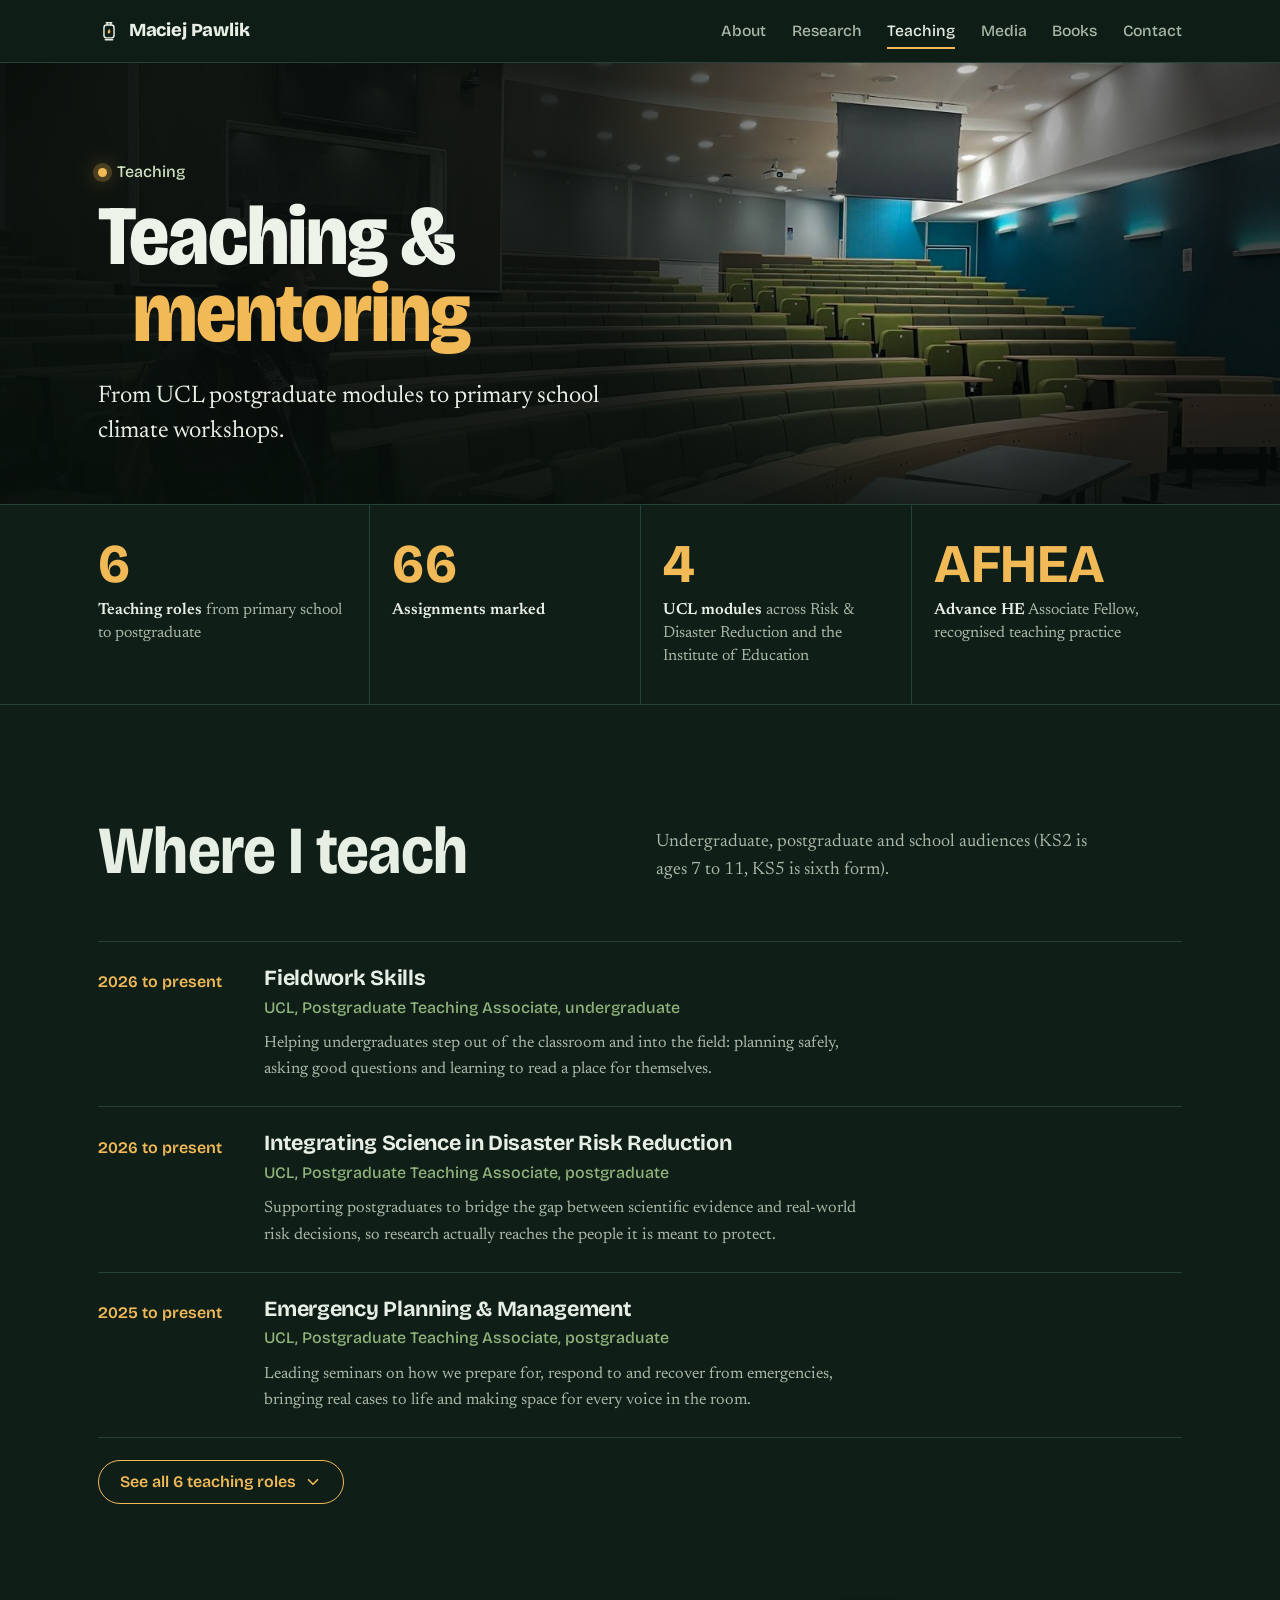
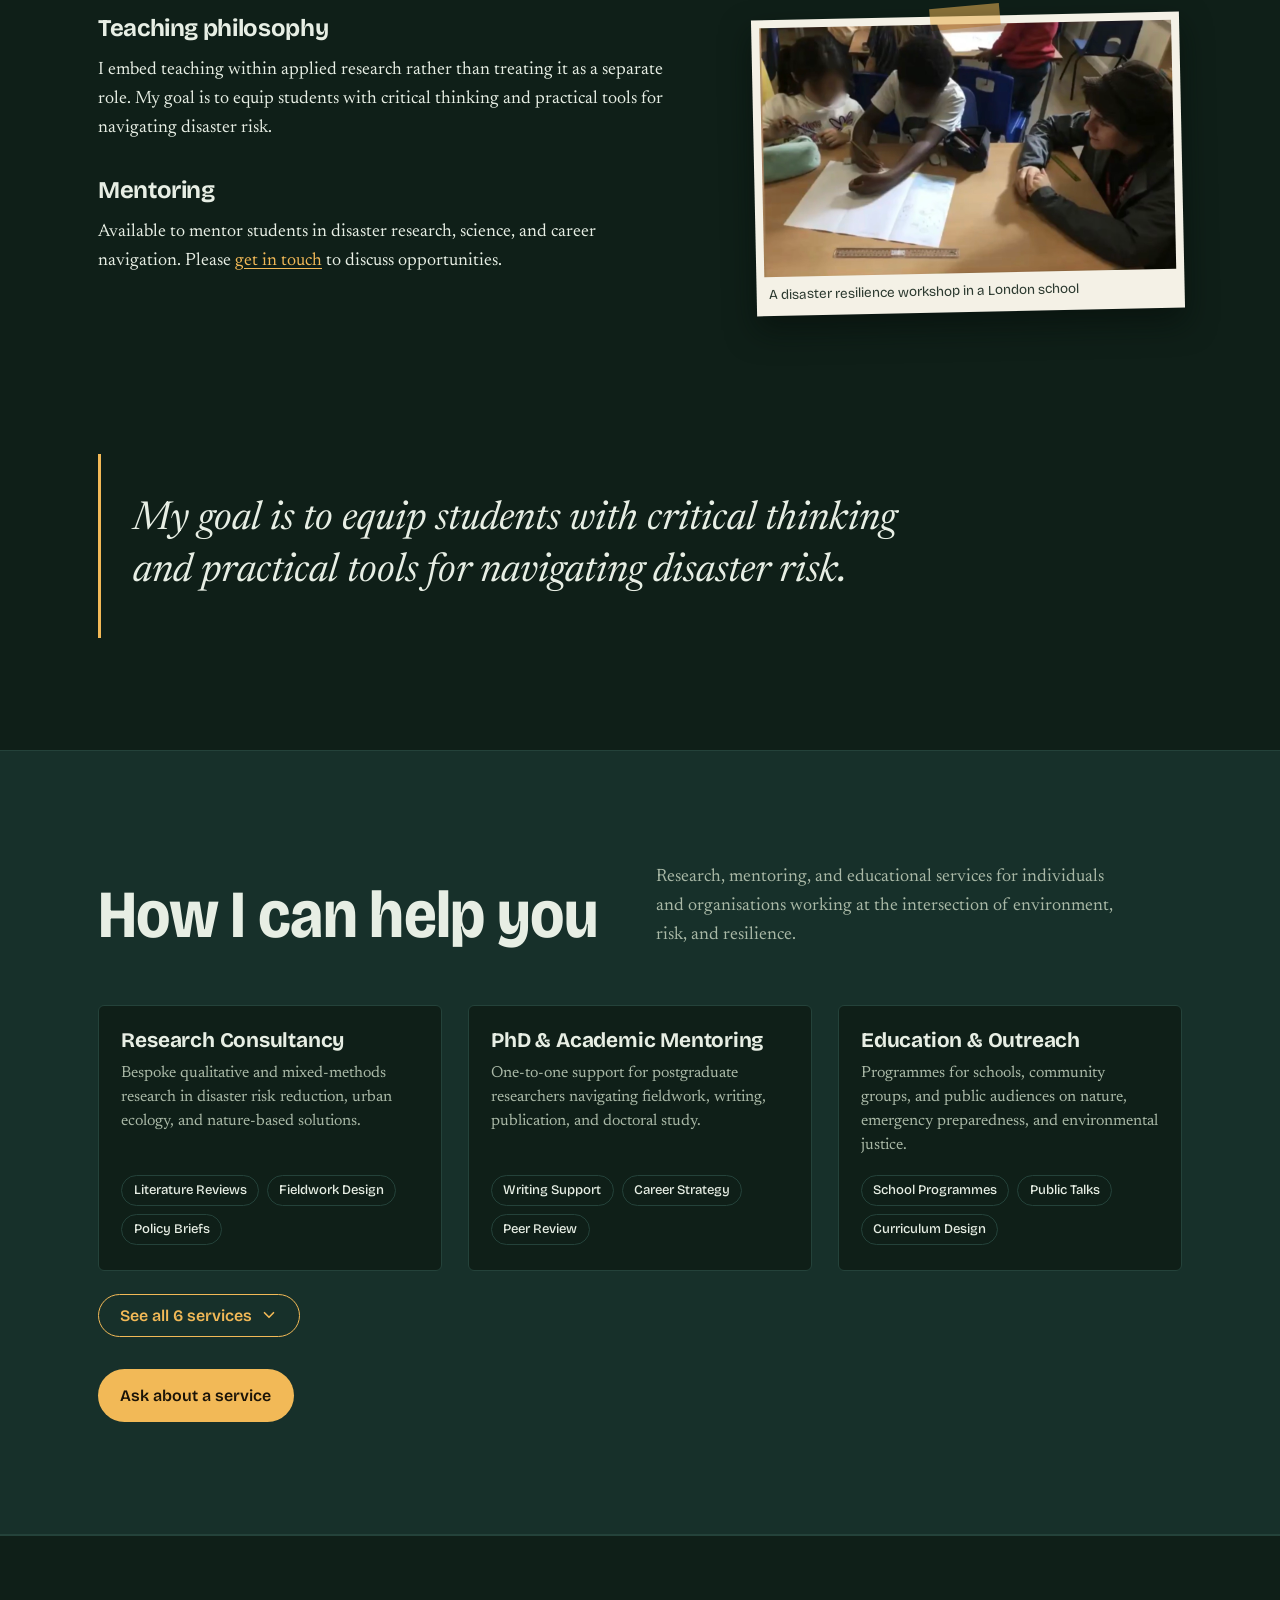
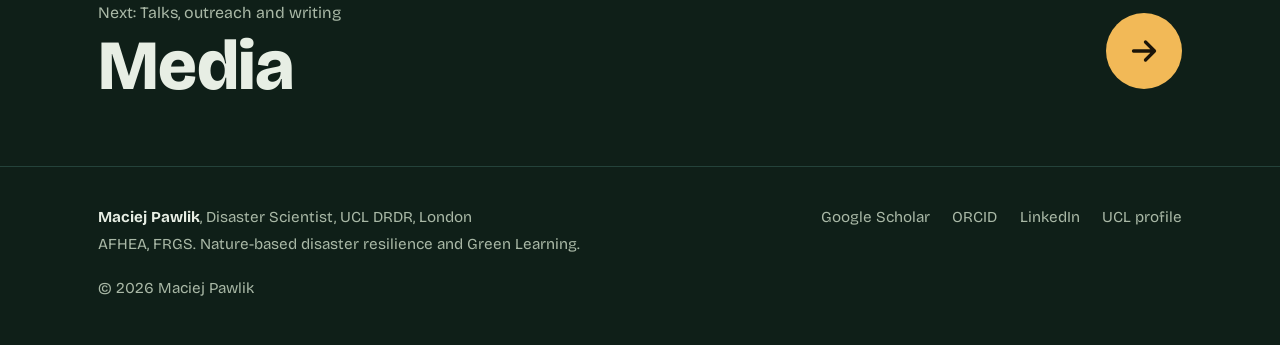
<file: teaching.html>
<!doctype html>
<html lang="en-GB">
<head>
<meta charset="utf-8">
<meta name="viewport" content="width=device-width, initial-scale=1, viewport-fit=cover">
<title>Teaching | Maciej Pawlik, Disaster Scientist</title>
<meta name="description" content="University teaching, mentoring and services in disaster risk reduction, nature-based solutions and disaster education.">
<meta property="og:title" content="Teaching | Maciej Pawlik, Disaster Scientist">
<meta property="og:description" content="University teaching, mentoring and services in disaster risk reduction, nature-based solutions and disaster education.">
<meta property="og:image" content="https://maciej-pawlik.github.io/ScottishNature.pic.jpeg">
<meta name="theme-color" content="#0f1f18">
<meta name="color-scheme" content="dark">
<link rel="icon" href="favicon.svg" type="image/svg+xml">
<link rel="preconnect" href="https://fonts.googleapis.com">
<link rel="preconnect" href="https://fonts.gstatic.com" crossorigin>
<link rel="stylesheet" href="https://fonts.googleapis.com/css2?family=Bricolage+Grotesque:opsz,wdth,wght@12..96,75..100,400..800&family=Newsreader:ital,opsz,wght@0,6..72,400..600;1,6..72,400&display=swap">
<link rel="stylesheet" href="site.css">
</head>
<body>
<a class="skip" href="#main">Skip to content</a>

<header class="site-head">
  <div class="wrap">
    <a class="mark" href="index.html" aria-label="Maciej Pawlik, home">
      <svg viewBox="0 0 24 24" fill="none" aria-hidden="true"><path d="M9 3h6M10 3v2.2M14 3v2.2" stroke="currentColor" stroke-width="1.6" stroke-linecap="round"/><rect x="6.5" y="5.5" width="11" height="14" rx="3" stroke="currentColor" stroke-width="1.6"/><path d="M12 9.5c1.6 1.6 2 3.1.9 4.6-.5.7-1.4 1-1.9.4-.8-.9-.2-2.3.3-3 .3-.6.6-1.2.7-2z" fill="#f2b957"/><path d="M8 21.5h8" stroke="currentColor" stroke-width="1.6" stroke-linecap="round"/></svg>
      Maciej Pawlik
    </a>
    <nav class="nav" aria-label="Main"><a href="about.html">About</a><a href="research.html">Research</a><a href="teaching.html" aria-current="page">Teaching</a><a href="media.html">Media</a><a href="books.html">Books</a><a href="contact.html">Contact</a></nav>
    <details class="menu">
      <summary>Menu</summary>
      <nav class="nav" aria-label="Main mobile"><a href="index.html">Home</a><a href="about.html">About</a><a href="research.html">Research</a><a href="teaching.html" aria-current="page">Teaching</a><a href="media.html">Media</a><a href="books.html">Books</a><a href="contact.html">Contact</a></nav>
    </details>
  </div>
</header>

<main id="main">
<section class="hero hero-page" aria-label="Teaching" style="--x:70%;--y:30%">
  <img class="hero-bg" src="UCLteaching.pic.jpeg" alt="">
  <img class="hero-lit" src="UCLteaching.pic.jpeg" alt="Maciej in an empty UCL lecture theatre before class">
  <div class="wrap">
    <div>
      <p class="hero-kicker"><span class="dot" aria-hidden="true"></span>Teaching</p>
      <h1><span>Teaching &amp;</span><span>mentoring</span></h1>
      <p class="hero-lede">From UCL postgraduate modules to primary school climate workshops.</p>
    </div>
  </div>
</section>

<section class="log" aria-label="At a glance">
  <div class="wrap">
    <div class="log-item"><span class="log-num">6</span><span class="log-text"><b>Teaching roles</b> from primary school to postgraduate</span></div>
    <div class="log-item"><span class="log-num">66</span><span class="log-text"><b>Assignments marked</b></span></div>
    <div class="log-item"><span class="log-num">4</span><span class="log-text"><b>UCL modules</b> across Risk &amp; Disaster Reduction and the Institute of Education</span></div>
    <div class="log-item"><span class="log-num">AFHEA</span><span class="log-text"><b>Advance HE</b> Associate Fellow, recognised teaching practice</span></div>
  </div>
</section>

<section class="section" aria-labelledby="roles-title">
  <div class="wrap">
    <div class="section-head">
      <h2 id="roles-title">Where I teach</h2>
      <p>Undergraduate, postgraduate and school audiences (KS2 is ages 7 to 11, KS5 is sixth form).</p>
    </div>
    <ol class="timeline" data-show="3" data-label="teaching roles">
      <li><span class="when">2026 to present</span><div><h3>Fieldwork Skills</h3><p class="org">UCL, Postgraduate Teaching Associate, undergraduate</p><p>Helping undergraduates step out of the classroom and into the field: planning safely, asking good questions and learning to read a place for themselves.</p></div></li>
      <li><span class="when">2026 to present</span><div><h3>Integrating Science in Disaster Risk Reduction</h3><p class="org">UCL, Postgraduate Teaching Associate, postgraduate</p><p>Supporting postgraduates to bridge the gap between scientific evidence and real-world risk decisions, so research actually reaches the people it is meant to protect.</p></div></li>
      <li><span class="when">2025 to present</span><div><h3>Emergency Planning &amp; Management</h3><p class="org">UCL, Postgraduate Teaching Associate, postgraduate</p><p>Leading seminars on how we prepare for, respond to and recover from emergencies, bringing real cases to life and making space for every voice in the room.</p></div></li>
      <li><span class="when">2025 to present</span><div><h3>Climate Action &amp; Disaster Resilience</h3><p class="org">STEM Learning Scheme, Climate Ambassador, KS2</p><p>Visiting primary schools to talk with children about climate change, nature and staying safe in emergencies, leaving them with hope rather than fear.</p></div></li>
      <li><span class="when">2025 to present</span><div><h3>Career in Science</h3><p class="org">Brightside Mentoring, Mentor, KS5</p><p>Mentoring sixth formers as they find their way into science, and sharing the honest, winding route that got me here.</p></div></li>
      <li><span class="when">2024 to present</span><div><h3>Co-learning for Disaster &amp; Climate Justice</h3><p class="org">UCL, Guest Lecturer, postgraduate</p><p>Guest sessions on Green Learning for disaster resilience, using storytelling and creative activities to explore whose knowledge counts and how our relationship with nature shapes justice.</p></div></li>
    </ol>
  </div>
</section>

<section class="section" style="padding-top:0" aria-label="Approach">
  <div class="wrap two">
    <div class="prose">
      <h2 class="subhead">Teaching philosophy</h2>
      <p>I embed teaching within applied research rather than treating it as a separate role. My goal is to equip students with critical thinking and practical tools for navigating disaster risk.</p>
      <h2 class="subhead" style="margin-top:2.2rem">Mentoring</h2>
      <p>Available to mentor students in disaster research, science, and career navigation. Please <a class="text-link" href="contact.html">get in touch</a> to discuss opportunities.</p>
    </div>
    <figure class="snap" style="transform:rotate(-1.2deg)">
      <span class="tape" aria-hidden="true"></span>
      <img src="school.pic.jpeg" alt="Pupils working on a mapping activity during a school workshop" loading="lazy">
      <figcaption>A disaster resilience workshop in a London school</figcaption>
    </figure>
  </div>
</section>

<section class="section" style="padding-top:0" aria-label="Philosophy">
  <div class="wrap">
    <blockquote class="pull"><p>My goal is to equip students with critical thinking and practical tools for navigating disaster risk.</p></blockquote>
  </div>
</section>

<section class="section gl" aria-labelledby="svc-title">
  <div class="wrap">
    <div class="section-head">
      <h2 id="svc-title">How I can help you</h2>
      <p>Research, mentoring, and educational services for individuals and organisations working at the intersection of environment, risk, and resilience.</p>
    </div>
    <div class="services" data-show="3" data-label="services">
      <article class="service"><h3>Research Consultancy</h3><p>Bespoke qualitative and mixed-methods research in disaster risk reduction, urban ecology, and nature-based solutions.</p><ul class="chips"><li>Literature Reviews</li><li>Fieldwork Design</li><li>Policy Briefs</li></ul></article>
      <article class="service"><h3>PhD &amp; Academic Mentoring</h3><p>One-to-one support for postgraduate researchers navigating fieldwork, writing, publication, and doctoral study.</p><ul class="chips"><li>Writing Support</li><li>Career Strategy</li><li>Peer Review</li></ul></article>
      <article class="service"><h3>Education &amp; Outreach</h3><p>Programmes for schools, community groups, and public audiences on nature, emergency preparedness, and environmental justice.</p><ul class="chips"><li>School Programmes</li><li>Public Talks</li><li>Curriculum Design</li></ul></article>
      <article class="service"><h3>Creative Research Methods</h3><p>Participatory and creative methods for projects reaching communities or challenging conventional research frameworks.</p><ul class="chips"><li>Ethnography</li><li>Participatory Mapping</li><li>Photovoice</li></ul></article>
      <article class="service"><h3>Writing &amp; Editing</h3><p>Academic writing support, manuscript review, and editing for journal articles, grant applications, and policy documents.</p><ul class="chips"><li>Manuscript Review</li><li>Grant Writing</li><li>Editing</li></ul></article>
      <article class="service"><h3>Keynotes &amp; Panels</h3><p>Conference presentations, panel discussions, and public lectures on urban resilience and nature-based approaches to risk.</p><ul class="chips"><li>Conferences</li><li>Panel Discussions</li><li>Media Commentary</li></ul></article>
    </div>
    <p style="margin-top:2rem"><a class="btn btn-light" style="background:var(--lantern);color:var(--lantern-ink)" href="contact.html">Ask about a service</a></p>
  </div>
</section>
<nav class="next-page" aria-label="Next page"><div class="wrap"><a href="media.html">
  <span><small>Next: Talks, outreach and writing</small><b>Media</b></span>
  <svg viewBox="0 0 24 24" fill="none" aria-hidden="true"><path d="M5 12h14M13 6l6 6-6 6" stroke="currentColor" stroke-width="2.2" stroke-linecap="round" stroke-linejoin="round"/></svg>
</a></div></nav>
</main>

<footer class="site-foot">
  <div class="wrap">
    <div class="foot-id">
      <b>Maciej Pawlik</b>, Disaster Scientist, UCL DRDR, London
      <span>AFHEA, FRGS. Nature-based disaster resilience and Green Learning.</span>
    </div>
    <nav aria-label="Profiles">
      <a href="https://scholar.google.com/citations?user=8fsXkCAAAAAJ&amp;hl=en" target="_blank" rel="noopener">Google Scholar</a>
      <a href="https://orcid.org/0009-0009-6585-4852" target="_blank" rel="noopener">ORCID</a>
      <a href="https://www.linkedin.com/in/maciejpawlik2000/" target="_blank" rel="noopener">LinkedIn</a>
      <a href="https://profiles.ucl.ac.uk/102104-maciej-pawlik" target="_blank" rel="noopener">UCL profile</a>
    </nav>
    <span class="foot-copy">© 2026 Maciej Pawlik</span>
  </div>
</footer>

<script>
/* Lantern: the lit copy of each hero photo follows the pointer; at rest it sits where the CSS puts it. */
document.querySelectorAll('.hero').forEach(function(hero){
  var raf=0,px=0,py=0;
  function apply(){raf=0;hero.style.setProperty('--x',px+'px');hero.style.setProperty('--y',py+'px');}
  function move(e){var r=hero.getBoundingClientRect();px=e.clientX-r.left;py=e.clientY-r.top;if(!raf)raf=requestAnimationFrame(apply);}
  hero.addEventListener('pointermove',move);hero.addEventListener('pointerdown',move);
});
/* "See all" for long lists: shows the first few items, the rest on request */
document.querySelectorAll('[data-show]').forEach(function(list){
  var n=+list.dataset.show, items=[].slice.call(list.children);
  if(items.length<=n) return;
  var open=false, forced=false;
  var wrap=document.createElement('div'); wrap.className='more-wrap';
  var btn=document.createElement('button'); btn.type='button'; btn.className='more-btn';
  if(list.id) btn.setAttribute('aria-controls',list.id);
  wrap.appendChild(btn); list.parentNode.insertBefore(wrap,list.nextSibling);
  function render(){
    var expanded=open||forced;
    items.forEach(function(el,i){el.classList.toggle('is-folded',!expanded&&i>=n);});
    wrap.hidden=forced;
    btn.setAttribute('aria-expanded',expanded?'true':'false');
    btn.innerHTML=(expanded?'Show fewer':'See all '+items.length+' '+list.dataset.label)+
      '<svg viewBox="0 0 24 24" fill="none" aria-hidden="true"><path d="m6 9 6 6 6-6" stroke="currentColor" stroke-width="2.2" stroke-linecap="round" stroke-linejoin="round"/></svg>';
  }
  btn.addEventListener('click',function(){
    open=!open; render();
    if(open){ var first=items[n]; var f=first.querySelector('a,button'); if(f) f.focus({preventScroll:true}); }
    else { var top=list.getBoundingClientRect().top; if(top<0) list.scrollIntoView({behavior:'smooth',block:'start'}); }
  });
  list._forceOpen=function(v){forced=v;render();};
  render();
});
/* Publication filter: a filtered view shows every match */
document.querySelectorAll('.filter').forEach(function(group){
  var list=document.querySelector('.pubs'), items=list.querySelectorAll('li');
  group.addEventListener('click',function(e){
    var btn=e.target.closest('button'); if(!btn) return;
    group.querySelectorAll('button').forEach(function(b){b.setAttribute('aria-pressed',b===btn?'true':'false');});
    var f=btn.dataset.filter;
    items.forEach(function(li){li.hidden=!(f==='all'||li.dataset.status===f);});
    if(list._forceOpen) list._forceOpen(f!=='all');
  });
});
/* Close the mobile menu after choosing a link */
document.querySelectorAll('.menu a').forEach(function(a){a.addEventListener('click',function(){a.closest('details').open=false;});});
</script>
</body>
</html>
</file>
<file: site.css>
/* Layout concept: a night-time field journal. Dark canopy ground, lantern light as the only warm colour,
   photos taped in like specimens. Boldness lives in the hero's lantern; everything else stays quiet. */
:root{
  --night:#0f1f18;      /* pine at night: page ground */
  --canopy:#17302a;     /* raised surfaces */
  --root:#24423a;       /* lines, borders */
  --mist:#e7eee4;       /* main text */
  --bark:#a9b8a6;       /* secondary text */
  --moss:#8fb37a;       /* nature accent */
  --lantern:#f2b957;    /* the one warm light */
  --lantern-ink:#1b1408;
  --tape:rgba(242,185,87,.55);
  --shade:rgba(5,12,9,.55);
  --display:"Bricolage Grotesque","Avenir Next Condensed","Arial Narrow",sans-serif;
  --body:"Newsreader",Georgia,"Times New Roman",serif;
  --gutter:clamp(16px,4vw,48px);
  --max:1180px;
  color-scheme:dark;
}
*{box-sizing:border-box}
[hidden]{display:none!important}
html{scroll-behavior:smooth}
body{margin:0;background:var(--night);color:var(--mist);font-family:var(--body);font-size:1.125rem;line-height:1.6;
  -webkit-font-smoothing:antialiased}
img{max-width:100%;display:block}
a{color:inherit}
:focus-visible{outline:3px solid var(--lantern);outline-offset:3px}
h1,h2,h3{font-family:var(--display);line-height:1.02;margin:0;text-wrap:balance;font-weight:700}
p{margin:0}
.wrap{max-width:var(--max);margin-inline:auto;padding-inline:var(--gutter)}
.skip{position:absolute;left:-999px}.skip:focus{left:16px;top:16px;z-index:50;background:var(--lantern);color:var(--lantern-ink);padding:.5rem 1rem}

/* ---------- header ---------- */
.site-head{position:sticky;top:env(safe-area-inset-top,0px);z-index:20;background:color-mix(in srgb,var(--night) 82%,transparent);
  backdrop-filter:blur(10px);-webkit-backdrop-filter:blur(10px);border-bottom:1px solid var(--root)}
.site-head .wrap{display:flex;align-items:center;justify-content:space-between;gap:1rem;padding-block:.8rem}
.mark{font-family:var(--display);font-weight:800;font-size:1.15rem;text-decoration:none;letter-spacing:-.01em;display:flex;align-items:center;gap:.55rem}
.mark svg{width:22px;height:22px;flex:none}
.nav{display:flex;gap:1.6rem;font-family:var(--display);font-size:.98rem;font-weight:500}
.nav a{text-decoration:none;color:var(--bark);padding-block:.3rem;border-bottom:2px solid transparent}
.nav a:hover,.nav a[aria-current]{color:var(--mist);border-color:var(--lantern)}
.menu{display:none}
@media (max-width:760px){
  .nav{display:none}
  .menu{display:block;position:relative}
  .menu summary{list-style:none;cursor:pointer;font-family:var(--display);font-weight:600;padding:.4rem .9rem;border:1px solid var(--root);border-radius:99px}
  .menu summary::-webkit-details-marker{display:none}
  .menu[open] .nav{display:flex;flex-direction:column;gap:.2rem;position:absolute;right:0;top:calc(100% + .6rem);background:var(--canopy);
    border:1px solid var(--root);padding:.8rem 1.2rem;min-width:180px;border-radius:14px}
}

/* ---------- hero: walk into the dark with a lantern ---------- */
.hero{position:relative;overflow:hidden;isolation:isolate;border-bottom:1px solid var(--root);--x:66%;--y:34%}
.hero-bg,.hero-lit{position:absolute;inset:0;width:100%;height:100%;object-fit:cover;object-position:60% 40%}
.hero-bg{filter:brightness(.28) saturate(.6) hue-rotate(-8deg);z-index:-3}
.hero-lit{z-index:-2;filter:saturate(1.1);
  -webkit-mask-image:radial-gradient(circle at var(--x) var(--y),#000 0,#000 90px,rgba(0,0,0,.55) 170px,transparent 330px);
          mask-image:radial-gradient(circle at var(--x) var(--y),#000 0,#000 90px,rgba(0,0,0,.55) 170px,transparent 330px)}
.hero::after{content:"";position:absolute;inset:0;z-index:-1;
  background:linear-gradient(90deg,rgba(8,16,12,.86) 0%,rgba(8,16,12,.55) 46%,rgba(8,16,12,0) 75%),
             linear-gradient(0deg,rgba(8,16,12,.7),rgba(8,16,12,0) 40%)}
.hero .wrap{display:grid;grid-template-columns:minmax(0,1.25fr) minmax(0,.75fr);gap:clamp(2rem,5vw,4rem);align-items:end;
  padding-block:clamp(4.5rem,11vw,8.5rem) clamp(3rem,7vw,5rem);color:#eef3ea}
.hero-kicker{font-family:var(--display);font-size:1rem;font-weight:500;color:#cfe0c3;margin-bottom:1.1rem;display:flex;gap:.6rem;align-items:center}
.hero-kicker .dot{width:9px;height:9px;border-radius:50%;background:#f2b957;box-shadow:0 0 0 5px rgba(242,185,87,.22),0 0 22px #f2b957}
.hero h1{font-size:clamp(3.6rem,10.5vw,8.6rem);letter-spacing:-.012em;font-weight:800;font-variation-settings:"wdth" 88;line-height:.9}
.hero h1 span{display:block}
.hero h1 span:last-child{padding-left:.42em;color:#f2b957}
.hero-lede{font-size:clamp(1.2rem,2.1vw,1.5rem);line-height:1.45;max-width:30ch;margin-top:1.6rem;color:#e7eee4}
.hero-sub{font-size:1.08rem;line-height:1.5;max-width:42ch;margin-top:.9rem;color:#c9d7c3;font-style:italic}
.creds{font-family:var(--display);font-size:.95rem;color:#b8c9b2;margin-top:.9rem}
.creds+.creds{margin-top:.15rem}
.actions{display:flex;flex-wrap:wrap;gap:.8rem;margin-top:2rem}
.btn{font-family:var(--display);font-weight:600;font-size:1rem;text-decoration:none;padding:.85rem 1.4rem;border-radius:99px;display:inline-flex;align-items:center;gap:.5rem}
.btn-light{background:#f2b957;color:#1b1408}
.btn-light:hover{background:#ffd27e}
.btn-line{border:1.5px solid rgba(231,238,228,.55);color:#eef3ea}
.btn-line:hover{border-color:#eef3ea;background:rgba(231,238,228,.08)}
.portrait{justify-self:end;width:min(100%,330px);transform:rotate(2.2deg);background:#f4f1e6;padding:10px 10px 0;box-shadow:0 22px 50px rgba(0,0,0,.5);position:relative}
.portrait img{aspect-ratio:4/5;object-fit:cover;object-position:52% 30%;width:100%}
.portrait figcaption{font-family:var(--display);font-size:.88rem;line-height:1.35;color:#2c3a30;padding:.7rem .3rem .85rem}
.portrait figcaption b{display:block;font-weight:700;color:#14271e}
.tape{position:absolute;width:92px;height:26px;background:var(--tape);top:-12px;left:50%;transform:translateX(-50%) rotate(-4deg);mix-blend-mode:multiply}
.hero-hint{font-family:var(--display);font-size:.85rem;color:#a9b8a6;margin-top:1.4rem}
@media (max-width:860px){
  .hero .wrap{grid-template-columns:1fr;align-items:start}
  .portrait{justify-self:start;width:min(78%,300px);transform:rotate(-1.6deg)}
  .hero{--x:62%;--y:22%}
}
@media (hover:none){.hero-hint .desk{display:none}}
@media (hover:hover){.hero-hint .touch{display:none}}

/* ---------- field log ---------- */
.log{border-bottom:1px solid var(--root)}
.log .wrap{display:grid;grid-template-columns:repeat(4,minmax(0,1fr))}
.log-item{padding:2rem 1.4rem 2.2rem;border-left:1px solid var(--root);display:flex;flex-direction:column;gap:.45rem}
.log-item:first-child{border-left:0;padding-left:0}
.log-num{font-family:var(--display);font-size:clamp(2.4rem,4.4vw,3.4rem);font-weight:700;letter-spacing:-.01em;line-height:1;color:var(--lantern);font-variant-numeric:tabular-nums}
.log-text{font-size:1rem;color:var(--bark);line-height:1.45}
.log-text b{color:var(--mist);font-weight:600}
@media (max-width:860px){
  .log .wrap{grid-template-columns:repeat(2,minmax(0,1fr))}
  .log-item{padding:1.6rem 1rem}
  .log-item:nth-child(odd){border-left:0;padding-left:0}
  .log-item:nth-child(n+3){border-top:1px solid var(--root)}
}

/* ---------- sections ---------- */
.section{padding-block:clamp(4rem,9vw,7rem)}
.section-head{display:grid;grid-template-columns:minmax(0,1fr) minmax(0,1fr);gap:2rem;align-items:end;margin-bottom:clamp(2rem,5vw,3.5rem)}
.section-head h2{font-size:clamp(2.3rem,5.5vw,4.2rem);letter-spacing:-.01em;font-variation-settings:"wdth" 90}
.section-head p{color:var(--bark);max-width:46ch}
@media (max-width:760px){.section-head{grid-template-columns:1fr;gap:1rem}}

/* ---------- green learning ---------- */
.gl{background:var(--canopy);border-block:1px solid var(--root)}
.gl-grid{display:grid;grid-template-columns:minmax(0,1.1fr) minmax(0,.9fr);gap:clamp(2rem,6vw,5rem);align-items:start}
.gl-text p+p{margin-top:1.1rem}
.gl-text .big{font-size:clamp(1.35rem,2.4vw,1.75rem);line-height:1.4}
.gl-text em{font-style:italic;color:var(--moss)}
.strands{list-style:none;margin:0;padding:0;display:grid;gap:0;border-top:1px solid var(--root)}
.strands li{display:grid;grid-template-columns:2.2rem minmax(0,1fr);gap:.8rem;padding:1.1rem 0;border-bottom:1px solid var(--root)}
.strands svg{width:28px;height:28px;color:var(--moss)}
.strands b{font-family:var(--display);font-weight:600;font-size:1.1rem;display:block;margin-bottom:.15rem}
.strands span{color:var(--bark);font-size:1rem;line-height:1.45}
@media (max-width:860px){.gl-grid{grid-template-columns:1fr}}

/* ---------- field sites ---------- */
.sites{display:grid;grid-template-columns:repeat(3,minmax(0,1fr));gap:clamp(1rem,2.5vw,1.8rem)}
.site{display:flex;flex-direction:column;gap:.9rem}
.site-photo{position:relative;overflow:hidden;border-radius:4px;aspect-ratio:4/5}
.site-photo img{width:100%;height:100%;object-fit:cover;transition:transform .6s ease}
.site:hover .site-photo img{transform:scale(1.04)}
.coord{position:absolute;left:.7rem;bottom:.7rem;font-family:var(--display);font-size:.82rem;font-weight:500;background:rgba(10,20,15,.72);color:#e7eee4;padding:.25rem .6rem;border-radius:99px;font-variant-numeric:tabular-nums}
.site h3{font-size:1.6rem;letter-spacing:-.005em}
.site .where{font-family:var(--display);color:var(--moss);font-size:.95rem;font-weight:500;margin-top:.1rem}
.site p{color:var(--bark);font-size:1.02rem;line-height:1.5}
@media (max-width:860px){.sites{grid-template-columns:1fr}.site-photo{aspect-ratio:16/10}}

/* ---------- latest ---------- */
.latest{display:grid;grid-template-columns:repeat(3,minmax(0,1fr));gap:0;border-top:1px solid var(--root)}
.entry{padding:1.6rem 1.6rem 1.8rem;border-left:1px solid var(--root);display:flex;flex-direction:column;gap:.6rem;text-decoration:none}
.entry:first-child{border-left:0;padding-left:0}
.entry .kind{font-family:var(--display);font-size:.9rem;color:var(--moss);font-weight:600}
.entry h3{font-size:1.45rem;letter-spacing:-.015em;line-height:1.12}
.entry p{color:var(--bark);font-size:1rem;line-height:1.5}
.entry .go{font-family:var(--display);font-size:.95rem;font-weight:600;margin-top:auto;padding-top:.6rem;color:var(--lantern)}
a.entry:hover h3{text-decoration:underline;text-decoration-color:var(--lantern);text-underline-offset:4px;text-decoration-thickness:2px}
@media (max-width:860px){.latest{grid-template-columns:1fr}.entry{border-left:0;padding-left:0;border-bottom:1px solid var(--root)}}

/* ---------- photo wall ---------- */
.wall{display:grid;grid-template-columns:repeat(5,minmax(0,1fr));gap:clamp(1.2rem,2.4vw,2rem) clamp(1rem,2vw,1.6rem);align-items:start}
.wall .snap{margin:0}
@media (max-width:760px){.wall{grid-template-columns:repeat(2,minmax(0,1fr))}}
.snap{display:inline-block;width:100%;break-inside:avoid;margin:0 0 clamp(1.2rem,2.4vw,2rem);background:#f4f1e6;padding:8px 8px 0;box-shadow:0 14px 30px var(--shade);position:relative}
.snap:nth-child(3n+1){transform:rotate(-1.4deg)}
.snap:nth-child(3n+2){transform:rotate(1.1deg)}
.snap:nth-child(3n){transform:rotate(-.4deg)}
.snap img{width:100%}
.snap figcaption{font-family:var(--display);font-size:.85rem;line-height:1.35;color:#2c3a30;padding:.55rem .25rem .7rem}
.snap .tape{width:70px;height:22px;top:-10px}

/* ---------- invitation + footer ---------- */
.invite{border-top:1px solid var(--root)}
.invite .wrap{display:grid;grid-template-columns:minmax(0,1.2fr) minmax(0,.8fr);gap:2rem;align-items:center}
.invite h2{font-size:clamp(2.2rem,5vw,3.8rem);letter-spacing:-.01em;font-variation-settings:"wdth" 90}
.invite p{color:var(--bark);margin-top:1rem;max-width:44ch}
.invite .actions{justify-content:flex-end;margin-top:0}
.invite .btn-line{border-color:var(--root);color:var(--mist)}
.invite .btn-light{background:var(--lantern);color:var(--lantern-ink)}
@media (max-width:760px){.invite .wrap{grid-template-columns:1fr}.invite .actions{justify-content:flex-start}}
.site-foot{border-top:1px solid var(--root);padding-block:2.4rem 2.8rem;font-family:var(--display);font-size:.95rem;color:var(--bark)}
.site-foot .wrap{display:flex;flex-wrap:wrap;justify-content:space-between;align-items:flex-start;gap:1.2rem 2rem}
.foot-id b{color:var(--mist);font-weight:700}
.foot-id span{display:block;margin-top:.2rem}
.site-foot nav{display:flex;flex-wrap:wrap;gap:.4rem 1.4rem}
.site-foot a{text-decoration:none}
.site-foot a:hover{color:var(--mist);text-decoration:underline}
.foot-copy{flex-basis:100%}


/* ===================== shared inner-page pieces ===================== */
/* smaller lantern hero for inner pages */
.hero-page .wrap{grid-template-columns:minmax(0,1fr);padding-block:clamp(3.5rem,8vw,6rem) clamp(2.5rem,5vw,3.5rem)}
.hero-page h1{font-size:clamp(2.7rem,6.6vw,5.4rem);line-height:.92}
.hero-page .hero-lede{max-width:40ch}
.hero-page .hero-kicker{margin-bottom:.8rem}

.prose p+p{margin-top:1.05rem}
.prose strong{font-weight:600;color:var(--mist)}
.muted{color:var(--bark)}
.two{display:grid;grid-template-columns:minmax(0,1.15fr) minmax(0,.85fr);gap:clamp(2rem,6vw,5rem);align-items:start}
@media (max-width:860px){.two{grid-template-columns:1fr}}
.subhead{font-family:var(--display);font-size:1.5rem;font-weight:700;letter-spacing:-.015em;margin-bottom:1rem}
.text-link{color:var(--lantern);text-underline-offset:3px}

/* explore links (home): clear, tappable buttons */
.explore{display:grid;grid-template-columns:repeat(3,minmax(0,1fr));gap:clamp(.8rem,1.6vw,1.2rem)}
.explore a{display:flex;flex-direction:column;gap:.5rem;padding:1.3rem 1.3rem 1.2rem;text-decoration:none;
  background:var(--canopy);border:1.5px solid var(--root);border-radius:14px;transition:border-color .2s,background .2s,transform .2s}
.explore b{font-family:var(--display);font-size:1.3rem;font-weight:700}
.explore span{color:var(--bark);font-size:1rem;line-height:1.45}
.explore .go-btn{margin-top:auto;padding-top:.9rem;display:flex;align-items:center;gap:.55rem;font-family:var(--display);font-size:.95rem;font-weight:600;color:var(--lantern)}
.explore .go-btn svg{width:30px;height:30px;flex:none;border-radius:50%;background:var(--lantern);color:var(--lantern-ink);padding:7px;transition:transform .2s}
.explore a:hover,.explore a:focus-visible{border-color:var(--lantern);transform:translateY(-3px)}
.explore a:hover .go-btn svg{transform:translateX(3px)}
@media (max-width:960px){.explore{grid-template-columns:repeat(2,minmax(0,1fr))}}
@media (max-width:480px){.explore{grid-template-columns:1fr}}
/* pull quote */
.pull{margin:0;padding:clamp(1.5rem,4vw,2.5rem) 0 clamp(1.5rem,4vw,2.5rem) clamp(1.2rem,3vw,2rem);border-left:3px solid var(--lantern);max-width:900px}
.pull p{font-family:var(--body);font-style:italic;font-size:clamp(1.6rem,3.4vw,2.5rem);line-height:1.3;color:var(--mist);text-wrap:balance}

/* publication filter */
.filter{display:flex;flex-wrap:wrap;gap:.5rem;margin-bottom:1.4rem}
.filter button{font-family:var(--display);font-size:.95rem;font-weight:600;color:var(--bark);background:transparent;border:1.5px solid var(--root);border-radius:99px;padding:.45rem 1rem;cursor:pointer}
.filter button:hover{color:var(--mist);border-color:var(--bark)}
.filter button[aria-pressed="true"]{background:var(--lantern);border-color:var(--lantern);color:var(--lantern-ink)}
.after-list{margin-top:1.8rem}
.btn-line2{border:1.5px solid var(--root);color:var(--mist)}
.btn-line2:hover{border-color:var(--lantern);color:var(--lantern)}

/* next page */
.next-page{border-top:1px solid var(--root)}
.next-page a{display:flex;align-items:center;justify-content:space-between;gap:1.5rem;padding-block:clamp(2.5rem,6vw,4rem);text-decoration:none}
.next-page small{display:block;font-family:var(--display);font-size:1rem;color:var(--bark);margin-bottom:.35rem}
.next-page b{font-family:var(--display);font-size:clamp(2.2rem,6vw,4.4rem);font-weight:800;line-height:1;letter-spacing:-.01em}
.next-page svg{flex:none;width:clamp(52px,7vw,76px);height:clamp(52px,7vw,76px);border-radius:50%;background:var(--lantern);color:var(--lantern-ink);padding:clamp(14px,2vw,20px);transition:transform .25s}
.next-page a:hover b{color:var(--lantern)}
.next-page a:hover svg{transform:translateX(6px)}

/* testimonials: short quotes (home) */
.words{display:grid;grid-template-columns:repeat(2,minmax(0,1fr));gap:clamp(1rem,2.5vw,1.6rem)}
.word{margin:0;padding:clamp(1.4rem,3vw,2rem);border:1px solid var(--root);border-radius:14px;background:var(--canopy);display:flex;flex-direction:column;gap:1.2rem;position:relative}
.word::before{content:"\201C";font-family:var(--body);font-size:5rem;line-height:.6;color:var(--lantern);height:2rem}
.word blockquote{margin:0}
.word blockquote p{font-family:var(--body);font-style:italic;font-size:clamp(1.25rem,2.2vw,1.55rem);line-height:1.35;text-wrap:pretty}
.word figcaption{margin-top:auto;font-family:var(--display);font-size:.92rem;color:var(--bark);line-height:1.4}
.word figcaption b{display:block;color:var(--mist);font-size:1.05rem;margin-bottom:.15rem}
@media (max-width:760px){.words{grid-template-columns:1fr}}

/* testimonials: full (about) */
.testimonials{list-style:none;margin:0;padding:0;border-top:1px solid var(--root)}
.testimonials li{display:grid;grid-template-columns:minmax(0,17rem) minmax(0,1fr);gap:clamp(1.2rem,4vw,3rem);padding:clamp(1.8rem,4vw,2.6rem) 0;border-bottom:1px solid var(--root)}
.testimonials .who{display:flex;flex-direction:column;gap:.35rem;font-family:var(--display);font-size:.95rem;color:var(--bark);line-height:1.4}
.testimonials .who b{font-size:1.3rem;color:var(--mist);font-weight:700}
.testimonials .rel{color:var(--moss);font-weight:500}
.testimonials blockquote{margin:0;border-left:3px solid var(--lantern);padding-left:clamp(1rem,2.5vw,1.6rem);max-width:68ch}
.testimonials blockquote p{font-style:italic;color:var(--bark);font-size:1.06rem}
.testimonials blockquote p+p{margin-top:.9rem}
.testimonials strong{font-style:normal;font-weight:600;color:var(--mist)}
@media (max-width:760px){.testimonials li{grid-template-columns:1fr}}

/* books */
.shelf{display:grid;grid-template-columns:repeat(auto-fill,minmax(min(100%,330px),1fr));gap:clamp(1rem,2.5vw,1.8rem);
  padding-bottom:clamp(1rem,2.5vw,1.8rem);border-bottom:8px solid var(--root);box-shadow:0 10px 18px -12px rgba(0,0,0,.7)}
.book{display:grid;grid-template-columns:3.4rem minmax(0,1fr);gap:1.1rem;align-items:start}
.spine{writing-mode:vertical-rl;transform:rotate(180deg);background:var(--spine);color:#f4f1e6;font-family:var(--display);font-weight:700;font-size:.95rem;
  padding:1rem .7rem;border-radius:3px 6px 6px 3px;min-height:12rem;display:flex;align-items:center;justify-content:flex-start;line-height:1.1;
  box-shadow:inset -6px 0 0 rgba(0,0,0,.18),inset 3px 0 0 rgba(255,255,255,.12);overflow:hidden;text-overflow:ellipsis}
.book h3{font-size:1.35rem;line-height:1.15}
.book .by{font-family:var(--display);color:var(--moss);font-size:.98rem;font-weight:500;margin-top:.25rem}
.book p:not(.by){color:var(--bark);font-size:1.02rem;margin-top:.6rem;line-height:1.5}
:root{--s1:#7a3b2e;--s2:#2f5d50;--s3:#8a6a1f;--s4:#3e4f73;--s5:#5a2f4f}

/* see all / show fewer */
.is-folded{display:none!important}
.more-wrap{margin-top:1.4rem}
.more-btn{font-family:var(--display);font-size:1rem;font-weight:600;color:var(--lantern);background:transparent;border:1.5px solid var(--lantern);
  border-radius:99px;padding:.7rem 1.3rem;cursor:pointer;display:inline-flex;align-items:center;gap:.5rem}
.more-btn svg{width:18px;height:18px;transition:transform .2s}
.more-btn[aria-expanded="true"] svg{transform:rotate(180deg)}
.more-btn:hover{background:var(--lantern);color:var(--lantern-ink)}

.contact-snap{max-width:300px;margin-top:2.4rem}
.snaps .snap img,.wall .snap img{aspect-ratio:4/5;object-fit:cover}
@media (max-width:1000px){.wall{grid-template-columns:repeat(2,minmax(0,1fr))}}

/* on the horizon */
.horizon{display:grid;grid-template-columns:repeat(3,minmax(0,1fr));gap:clamp(1rem,2.5vw,1.6rem)}
.next-step{border:1.5px dashed color-mix(in srgb,var(--lantern) 55%,var(--root));border-radius:14px;padding:clamp(1.3rem,3vw,1.8rem);display:flex;flex-direction:column;gap:.7rem;align-items:flex-start}
.next-step h3{font-size:1.35rem;line-height:1.15}
.next-step p{color:var(--bark);font-size:1.02rem;line-height:1.5}
@media (max-width:860px){.horizon{grid-template-columns:1fr}}

/* his own book */
.my-book{grid-template-columns:5rem minmax(0,1fr);gap:clamp(1.2rem,3vw,2rem);max-width:820px;border:1.5px dashed color-mix(in srgb,var(--lantern) 55%,var(--root));border-radius:14px;padding:clamp(1.3rem,3vw,2rem)}
.my-book .spine{--spine:#1b1408;background:linear-gradient(180deg,#2a2112,#120d06);color:var(--lantern);font-size:1.15rem;min-height:16rem;box-shadow:inset -6px 0 0 rgba(0,0,0,.3),inset 3px 0 0 rgba(242,185,87,.25),0 0 30px rgba(242,185,87,.15)}
.my-book h3{font-size:clamp(1.6rem,3vw,2rem);margin-top:.8rem}
.my-book p:not(.by)+p{margin-top:.8rem}

/* fieldwork mind map */
.fieldmap{width:100%;height:auto;display:block;margin-top:.5rem;font-family:var(--display)}
.fm-lines path{fill:none;stroke:var(--root);stroke-width:2.5}
.fm-core circle{fill:var(--canopy);stroke:var(--lantern);stroke-width:2.5}
.fm-ct{fill:var(--mist);font-size:22px;font-weight:700;text-anchor:middle}
.fm-cs{fill:var(--lantern);font-size:15px;font-weight:600;text-anchor:middle}
.fm-hub circle{fill:var(--moss)}
.fm-hub text{fill:var(--night);font-size:19px;font-weight:700;text-anchor:middle}
.fm-leaf rect{fill:var(--canopy);stroke:var(--root);stroke-width:2}
.fm-t{fill:var(--mist);font-size:17px;font-weight:600;text-anchor:middle}
.fm-s{fill:var(--bark);font-size:13.5px;text-anchor:middle}
.fieldlist{display:none}
@media (max-width:760px){.fieldmap{display:none}.fieldlist{display:block}}

@media (prefers-reduced-motion:reduce){.explore a,.explore .go-btn svg{transition:none}.explore a:hover{transform:none}}

/* icon grid (about expertise, media engagement) */
.icon-grid{display:grid;grid-template-columns:repeat(3,minmax(0,1fr));border-top:1px solid var(--root)}
.icon-grid>div{padding:1.6rem 1.4rem 1.8rem 0;border-bottom:1px solid var(--root);display:grid;grid-template-columns:2.2rem minmax(0,1fr);gap:.8rem}
.icon-grid>div:not(:nth-child(3n+1)){padding-left:1.4rem;border-left:1px solid var(--root)}
.icon-grid svg{width:28px;height:28px;color:var(--moss)}
.icon-grid h3{font-size:1.15rem;font-weight:600;margin-bottom:.3rem;letter-spacing:-.005em}
.icon-grid p{color:var(--bark);font-size:1rem;line-height:1.5}
.icon-grid.cols-2{grid-template-columns:repeat(2,minmax(0,1fr))}
.icon-grid.cols-2>div:not(:nth-child(3n+1)){padding-left:0;border-left:0}
.icon-grid.cols-2>div:nth-child(even){padding-left:1.4rem;border-left:1px solid var(--root)}
@media (max-width:860px){.icon-grid,.icon-grid.cols-2{grid-template-columns:1fr}.icon-grid>div,.icon-grid>div:not(:nth-child(3n+1)),.icon-grid.cols-2>div:nth-child(even){padding-left:0;border-left:0}}

/* chips */
.chips{display:flex;flex-wrap:wrap;gap:.5rem;list-style:none;padding:0;margin:0}
.chips li{font-family:var(--display);font-size:.92rem;font-weight:500;padding:.35rem .85rem;border:1px solid var(--root);border-radius:99px;color:var(--mist)}

/* a row of taped photos */
.snaps{display:grid;grid-template-columns:repeat(3,minmax(0,1fr));gap:clamp(1rem,2.5vw,1.8rem);align-items:start}
.snaps.five{grid-template-columns:repeat(5,minmax(0,1fr))}
.snaps .snap{margin:0}
.snaps .snap img{aspect-ratio:4/5;object-fit:cover}
@media (max-width:860px){.snaps,.snaps.five{grid-template-columns:repeat(2,minmax(0,1fr))}}

/* timeline: education, teaching roles */
.timeline{list-style:none;margin:0;padding:0;border-top:1px solid var(--root)}
.timeline li{display:grid;grid-template-columns:9rem minmax(0,1fr);gap:1.4rem;padding:1.5rem 0;border-bottom:1px solid var(--root)}
.timeline .when{font-family:var(--display);font-weight:600;color:var(--lantern);font-variant-numeric:tabular-nums;font-size:1rem;padding-top:.2rem}
.timeline h3{font-size:1.35rem;letter-spacing:-.015em;line-height:1.15}
.timeline .org{font-family:var(--display);color:var(--moss);font-size:1rem;font-weight:500;margin-top:.25rem}
.timeline p{color:var(--bark);font-size:1.02rem;margin-top:.6rem;max-width:68ch}
.timeline p em{color:var(--mist)}
@media (max-width:640px){.timeline li{grid-template-columns:1fr;gap:.4rem}}

/* memberships */
.members{display:grid;grid-template-columns:repeat(2,minmax(0,1fr));gap:0 clamp(1.5rem,4vw,3rem);margin:0}
.members div{display:flex;justify-content:space-between;gap:1rem;padding:.95rem 0;border-bottom:1px solid var(--root);align-items:baseline}
.members dt{font-weight:500;min-width:0}
.members dd{margin:0;font-family:var(--display);font-size:.92rem;color:var(--bark);text-align:right;flex:none;max-width:48%}
@media (max-width:760px){.members{grid-template-columns:1fr}}

/* publications */
.pubs{list-style:none;margin:0;padding:0;border-top:1px solid var(--root)}
.pubs li{display:grid;grid-template-columns:4.5rem minmax(0,1fr) auto;gap:1.2rem;padding:1.4rem 0;border-bottom:1px solid var(--root);align-items:start}
.pubs .yr{font-family:var(--display);font-weight:600;color:var(--bark);font-variant-numeric:tabular-nums;padding-top:.15rem}
.pubs h3{font-size:1.25rem;font-weight:600;line-height:1.25;letter-spacing:-.01em}
.pubs h3 a{text-decoration:none}
.pubs h3 a:hover{text-decoration:underline;text-decoration-color:var(--lantern);text-underline-offset:4px}
.pubs .venue{color:var(--bark);font-size:1rem;margin-top:.35rem}
.pubs .venue i{color:var(--mist)}
.pill{font-family:var(--display);font-size:.85rem;font-weight:600;padding:.25rem .75rem;border-radius:99px;white-space:nowrap}
.pill.pub{background:var(--moss);color:var(--night)}
.pill.rev{border:1.5px dashed var(--lantern);color:var(--lantern)}
@media (max-width:640px){.pubs li{grid-template-columns:1fr;gap:.45rem}.pubs .pill{justify-self:start}}

/* grants */
.grants{display:grid;grid-template-columns:repeat(4,minmax(0,1fr));border-top:1px solid var(--root)}
.grants>div{padding:1.5rem 1.4rem 1.7rem;border-left:1px solid var(--root)}
.grants>div:first-child{border-left:0;padding-left:0}
.grants .amt{font-family:var(--display);font-size:2.6rem;font-weight:700;letter-spacing:-.01em;color:var(--lantern);line-height:1;font-variant-numeric:tabular-nums}
.grants h3{font-size:1.15rem;font-weight:600;margin-top:.7rem}
.grants p{color:var(--bark);font-size:1rem;margin-top:.2rem}
.grants .amt{display:flex;flex-wrap:wrap;align-items:center;gap:.4rem .7rem}
.grants .amt .pill{font-size:.8rem;letter-spacing:0;line-height:1.2}
@media (max-width:1000px) and (min-width:761px){.grants{grid-template-columns:repeat(2,minmax(0,1fr))}.grants>div:nth-child(odd){border-left:0;padding-left:0}.grants>div:nth-child(n+3){border-top:1px solid var(--root)}}
@media (max-width:760px){.grants{grid-template-columns:1fr}.grants>div{border-left:0;padding-left:0;border-bottom:1px solid var(--root)}}

/* services */
.services{display:grid;grid-template-columns:repeat(3,minmax(0,1fr));gap:clamp(1rem,2.5vw,1.6rem)}
.service{background:var(--night);border:1px solid var(--root);border-radius:6px;padding:1.5rem 1.4rem 1.6rem;display:flex;flex-direction:column;gap:.6rem}
.service h3{font-size:1.3rem;letter-spacing:-.01em}
.service p{color:var(--bark);font-size:1rem;line-height:1.5}
.service .chips{margin-top:auto;padding-top:.5rem}
.service .chips li{font-size:.82rem;padding:.25rem .7rem}
@media (max-width:960px){.services{grid-template-columns:repeat(2,minmax(0,1fr))}}
@media (max-width:640px){.services{grid-template-columns:1fr}}

/* talks */
.talks{list-style:none;margin:0;padding:0;border-top:1px solid var(--root)}
.talks li{display:grid;grid-template-columns:4.5rem minmax(0,1fr) auto;gap:1.2rem;padding:1.25rem 0;border-bottom:1px solid var(--root);align-items:start}
.talks .yr{font-family:var(--display);font-weight:600;color:var(--lantern);font-variant-numeric:tabular-nums;padding-top:.1rem}
.talks h3{font-size:1.18rem;font-weight:600;line-height:1.25}
.talks .where{color:var(--bark);font-size:1rem;margin-top:.3rem}
.talks .type{font-family:var(--display);font-size:.85rem;color:var(--moss);font-weight:600;white-space:nowrap;padding-top:.15rem}
@media (max-width:640px){.talks li{grid-template-columns:1fr;gap:.3rem}}

/* writing */
.writing{display:grid;grid-template-columns:repeat(3,minmax(0,1fr));gap:0;border-top:1px solid var(--root)}
.writing .entry{border-bottom:1px solid var(--root)}
.writing .entry:nth-child(3n+1){border-left:0;padding-left:0}
.writing .meta{font-family:var(--display);font-size:.88rem;color:var(--bark)}
@media (max-width:860px){.writing{grid-template-columns:1fr}}

/* contact */
.links{list-style:none;margin:1.6rem 0 0;padding:0;border-top:1px solid var(--root)}
.links a{display:flex;justify-content:space-between;gap:1rem;padding:1rem 0;border-bottom:1px solid var(--root);text-decoration:none;align-items:baseline}
.links b{font-family:var(--display);font-weight:600}
.links span{color:var(--bark);font-size:1rem;text-align:right;min-width:0;overflow-wrap:anywhere}
.links a:hover b{color:var(--lantern)}
.form{display:grid;grid-template-columns:repeat(2,minmax(0,1fr));gap:1rem;background:var(--canopy);border:1px solid var(--root);border-radius:8px;padding:clamp(1.2rem,3vw,2rem)}
.form .full{grid-column:1/-1}
.form label{display:flex;flex-direction:column;gap:.35rem;font-family:var(--display);font-size:.95rem;font-weight:500}
.form input,.form select,.form textarea{font:inherit;font-family:var(--body);font-size:1.05rem;color:var(--mist);background:var(--night);border:1px solid var(--root);border-radius:6px;padding:.7rem .8rem;width:100%}
.form textarea{min-height:9rem;resize:vertical}
.form input:focus,.form select:focus,.form textarea:focus{outline:2px solid var(--lantern);outline-offset:1px;border-color:transparent}
.form .btn{justify-self:start;border:0;cursor:pointer;background:var(--lantern);color:var(--lantern-ink)}
@media (max-width:640px){.form{grid-template-columns:1fr}}
.cv{display:flex;flex-wrap:wrap;align-items:center;justify-content:space-between;gap:1.2rem;border:1px solid var(--root);border-radius:8px;padding:1.4rem 1.6rem;background:var(--canopy)}
.cv h2{font-size:clamp(1.6rem,3.5vw,2.2rem);letter-spacing:-.005em}
.cv p{color:var(--bark);margin-top:.3rem}
.cv .btn{background:var(--lantern);color:var(--lantern-ink)}

@media (prefers-reduced-motion:reduce){
  html{scroll-behavior:auto}
  .site-photo img{transition:none}
}
</file>
